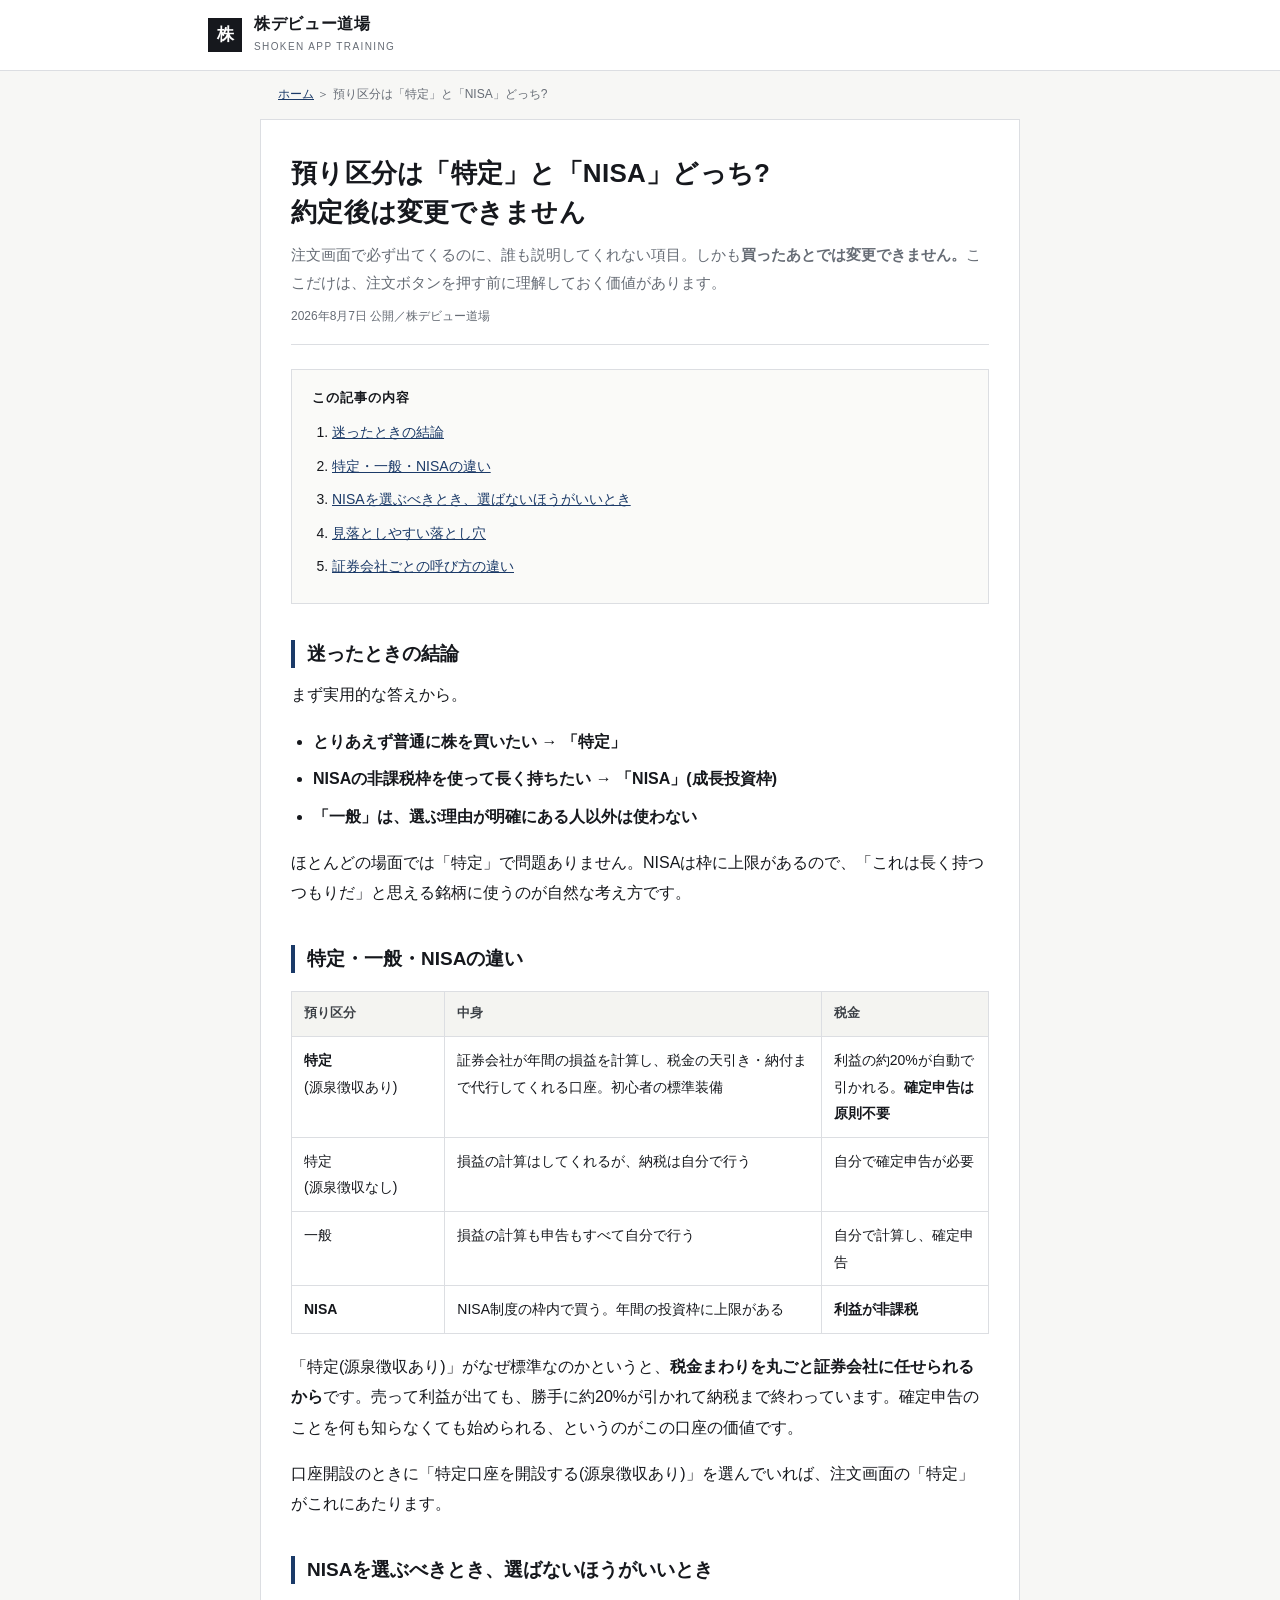
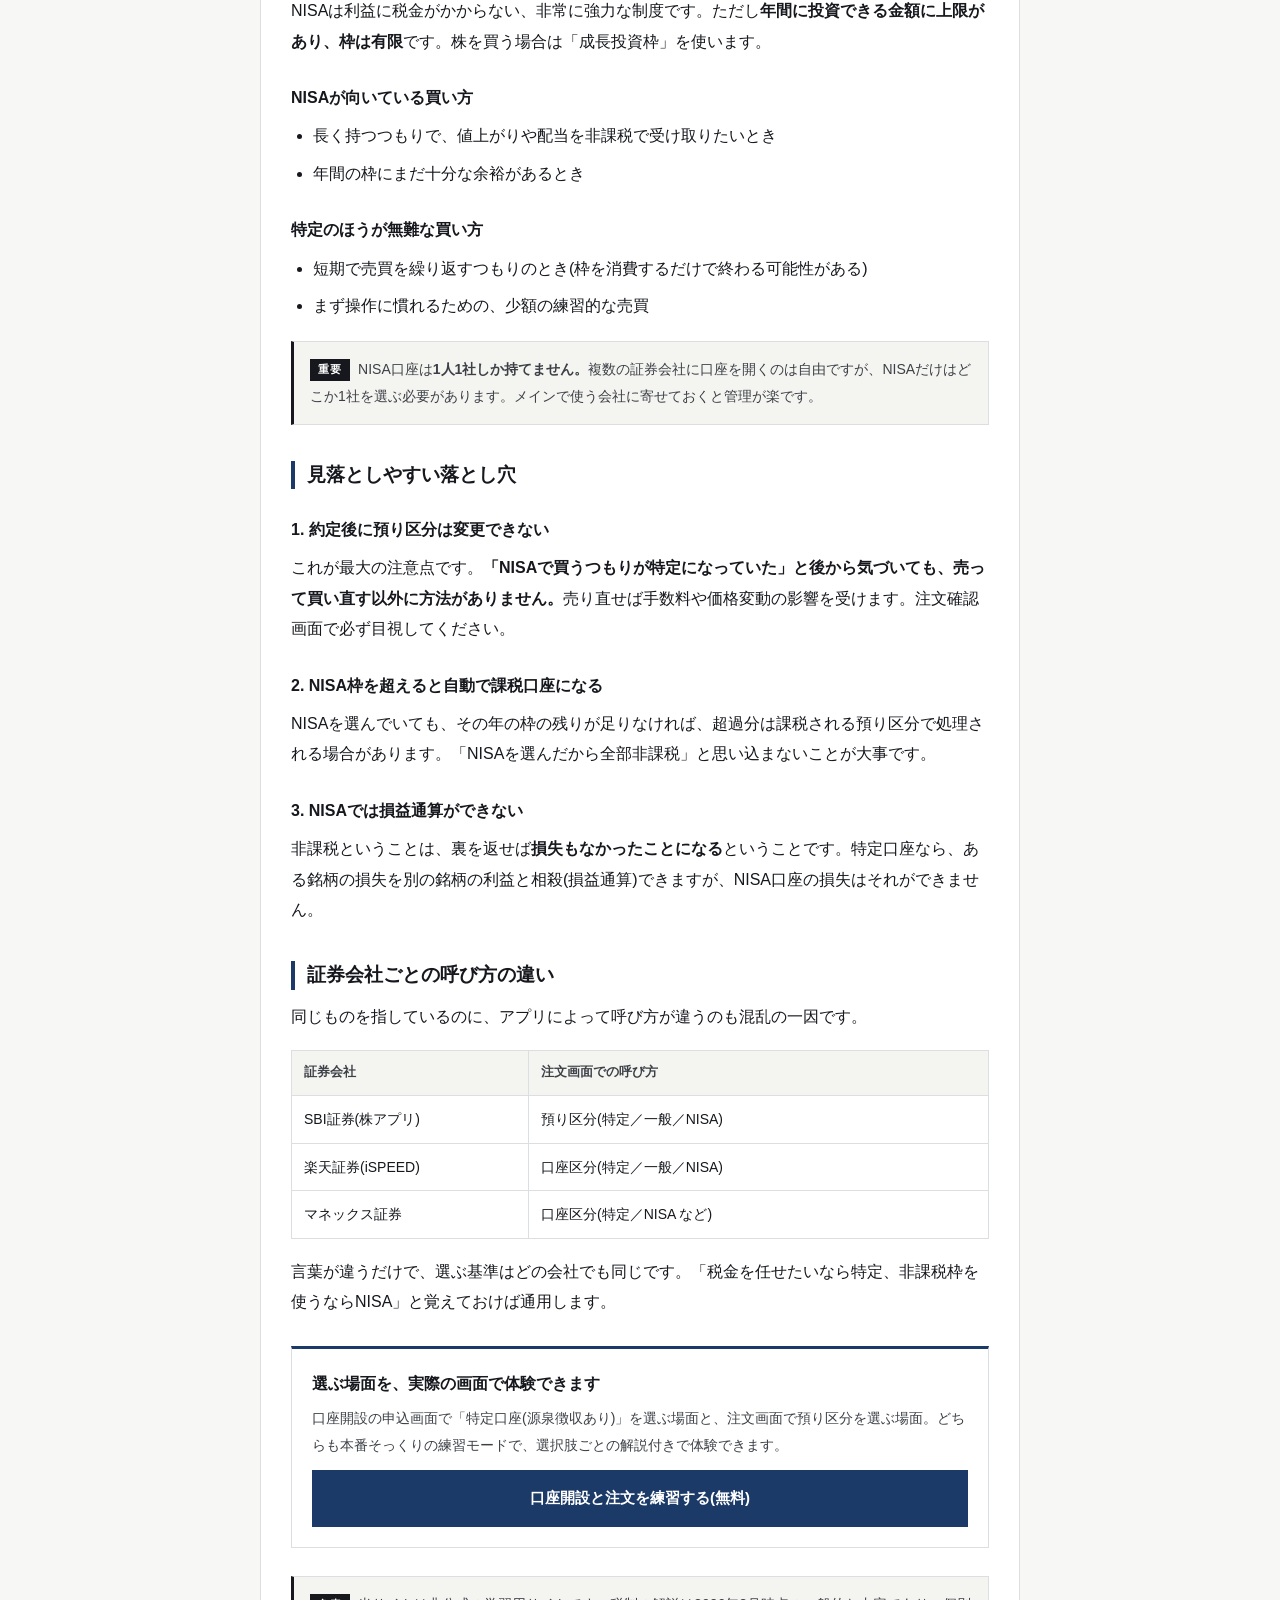
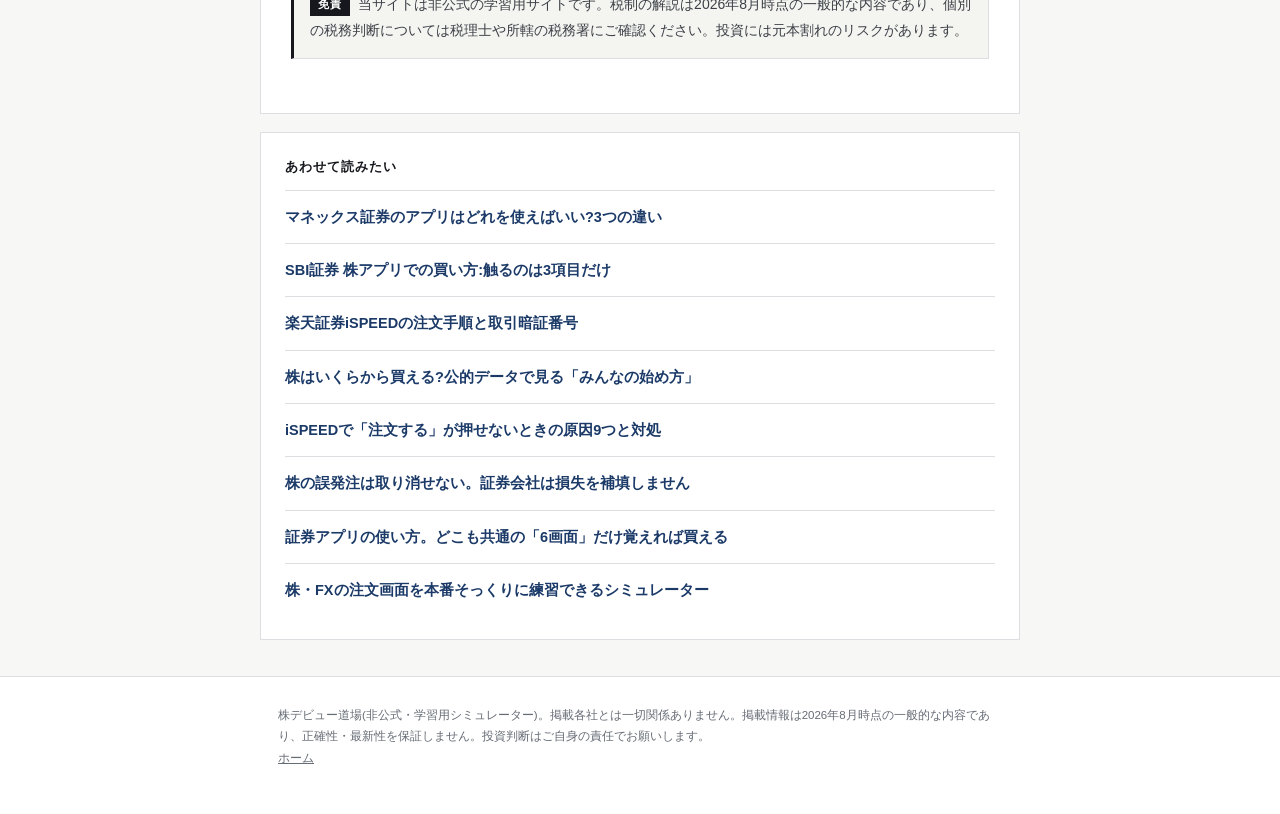
<file: azukari-kubun/index.html>
<!DOCTYPE html>
<html lang="ja">
<head>
<meta charset="UTF-8">
<meta name="viewport" content="width=device-width, initial-scale=1.0">
<title>預り区分は「特定」と「NISA」どっち?約定後は変更できません｜株デビュー道場</title>
<meta name="description" content="注文画面で必ず出てくる「預り区分(口座区分)」。特定・一般・NISAの違いと、どれを選ぶべきかを判断できるように整理しました。約定後の変更はできず、NISA枠を超えると自動で課税口座になるなど、押さえておくべき注意点も解説します。">
<link rel="canonical" href="https://kabudebut.com/azukari-kubun/">
<meta name="theme-color" content="#16181d">
<link rel="icon" type="image/svg+xml" href="/favicon.svg">
<meta property="og:type" content="article">
<meta property="og:site_name" content="株デビュー道場">
<meta property="og:title" content="預り区分は「特定」と「NISA」どっち?約定後は変更できません">
<meta property="og:description" content="特定・一般・NISAの違いと選び方。約定後は変更できないので、注文前に判断できるようにしておきましょう。">
<meta property="og:url" content="https://kabudebut.com/azukari-kubun/">
<meta property="og:image" content="https://kabudebut.com/ogp.png">
<meta property="og:locale" content="ja_JP">
<meta name="twitter:card" content="summary_large_image">
<link rel="stylesheet" href="/article.css">
<script type="application/ld+json">
{"@context":"https://schema.org","@type":"Article",
"headline":"預り区分は「特定」と「NISA」どっち?約定後は変更できません",
"description":"注文画面の預り区分(口座区分)の選び方を、特定・一般・NISAの違いから解説。",
"datePublished":"2026-08-07","dateModified":"2026-08-07",
"author":{"@type":"Organization","name":"キツネ商会"},
"publisher":{"@type":"Organization","name":"株デビュー道場"},
"mainEntityOfPage":"https://kabudebut.com/azukari-kubun/","inLanguage":"ja"}
</script>
<script type="application/ld+json">
{"@context":"https://schema.org","@type":"BreadcrumbList","itemListElement":[
{"@type":"ListItem","position":1,"name":"ホーム","item":"https://kabudebut.com/"},
{"@type":"ListItem","position":2,"name":"預り区分は「特定」と「NISA」どっち?","item":"https://kabudebut.com/azukari-kubun/"}]}
</script>
</head>
<body>

<header class="site"><div class="wrap">
  <a href="/" class="logomark">株</a>
  <a href="/" class="logotype"><b>株デビュー道場</b><span>SHOKEN APP TRAINING</span></a>
</div></header>

<nav class="crumbs"><a href="/">ホーム</a> ＞ 預り区分は「特定」と「NISA」どっち?</nav>

<article>
  <h1>預り区分は「特定」と「NISA」どっち?<br>約定後は変更できません</h1>
  <p class="lead">注文画面で必ず出てくるのに、誰も説明してくれない項目。しかも<strong>買ったあとでは変更できません。</strong>ここだけは、注文ボタンを押す前に理解しておく価値があります。</p>
  <p class="meta">2026年8月7日 公開／株デビュー道場</p>

  <div class="toc">
    <b>この記事の内容</b>
    <ol>
      <li><a href="#answer">迷ったときの結論</a></li>
      <li><a href="#three">特定・一般・NISAの違い</a></li>
      <li><a href="#nisa">NISAを選ぶべきとき、選ばないほうがいいとき</a></li>
      <li><a href="#caution">見落としやすい落とし穴</a></li>
      <li><a href="#name">証券会社ごとの呼び方の違い</a></li>
    </ol>
  </div>

  <h2 id="answer">迷ったときの結論</h2>
  <p>まず実用的な答えから。</p>
  <ul>
    <li><strong>とりあえず普通に株を買いたい → 「特定」</strong></li>
    <li><strong>NISAの非課税枠を使って長く持ちたい → 「NISA」(成長投資枠)</strong></li>
    <li><strong>「一般」は、選ぶ理由が明確にある人以外は使わない</strong></li>
  </ul>
  <p>ほとんどの場面では「特定」で問題ありません。NISAは枠に上限があるので、「これは長く持つつもりだ」と思える銘柄に使うのが自然な考え方です。</p>

  <h2 id="three">特定・一般・NISAの違い</h2>
  <div class="tblwrap">
    <table>
      <tr><th style="width:22%;">預り区分</th><th>中身</th><th style="width:24%;">税金</th></tr>
      <tr><td><strong>特定</strong><br>(源泉徴収あり)</td><td>証券会社が年間の損益を計算し、税金の天引き・納付まで代行してくれる口座。初心者の標準装備</td><td>利益の約20%が自動で引かれる。<strong>確定申告は原則不要</strong></td></tr>
      <tr><td>特定<br>(源泉徴収なし)</td><td>損益の計算はしてくれるが、納税は自分で行う</td><td>自分で確定申告が必要</td></tr>
      <tr><td>一般</td><td>損益の計算も申告もすべて自分で行う</td><td>自分で計算し、確定申告</td></tr>
      <tr><td><strong>NISA</strong></td><td>NISA制度の枠内で買う。年間の投資枠に上限がある</td><td><strong>利益が非課税</strong></td></tr>
    </table>
  </div>
  <p>「特定(源泉徴収あり)」がなぜ標準なのかというと、<strong>税金まわりを丸ごと証券会社に任せられるから</strong>です。売って利益が出ても、勝手に約20%が引かれて納税まで終わっています。確定申告のことを何も知らなくても始められる、というのがこの口座の価値です。</p>
  <p>口座開設のときに「特定口座を開設する(源泉徴収あり)」を選んでいれば、注文画面の「特定」がこれにあたります。</p>

  <h2 id="nisa">NISAを選ぶべきとき、選ばないほうがいいとき</h2>
  <p>NISAは利益に税金がかからない、非常に強力な制度です。ただし<strong>年間に投資できる金額に上限があり、枠は有限</strong>です。株を買う場合は「成長投資枠」を使います。</p>
  <h3>NISAが向いている買い方</h3>
  <ul>
    <li>長く持つつもりで、値上がりや配当を非課税で受け取りたいとき</li>
    <li>年間の枠にまだ十分な余裕があるとき</li>
  </ul>
  <h3>特定のほうが無難な買い方</h3>
  <ul>
    <li>短期で売買を繰り返すつもりのとき(枠を消費するだけで終わる可能性がある)</li>
    <li>まず操作に慣れるための、少額の練習的な売買</li>
  </ul>
  <div class="note"><span class="notetag">重要</span>NISA口座は<strong>1人1社しか持てません。</strong>複数の証券会社に口座を開くのは自由ですが、NISAだけはどこか1社を選ぶ必要があります。メインで使う会社に寄せておくと管理が楽です。</div>

  <h2 id="caution">見落としやすい落とし穴</h2>
  <h3>1. 約定後に預り区分は変更できない</h3>
  <p>これが最大の注意点です。<strong>「NISAで買うつもりが特定になっていた」と後から気づいても、売って買い直す以外に方法がありません。</strong>売り直せば手数料や価格変動の影響を受けます。注文確認画面で必ず目視してください。</p>
  <h3>2. NISA枠を超えると自動で課税口座になる</h3>
  <p>NISAを選んでいても、その年の枠の残りが足りなければ、超過分は課税される預り区分で処理される場合があります。「NISAを選んだから全部非課税」と思い込まないことが大事です。</p>
  <h3>3. NISAでは損益通算ができない</h3>
  <p>非課税ということは、裏を返せば<strong>損失もなかったことになる</strong>ということです。特定口座なら、ある銘柄の損失を別の銘柄の利益と相殺(損益通算)できますが、NISA口座の損失はそれができません。</p>

  <h2 id="name">証券会社ごとの呼び方の違い</h2>
  <p>同じものを指しているのに、アプリによって呼び方が違うのも混乱の一因です。</p>
  <div class="tblwrap">
    <table>
      <tr><th style="width:34%;">証券会社</th><th>注文画面での呼び方</th></tr>
      <tr><td>SBI証券(株アプリ)</td><td>預り区分(特定／一般／NISA)</td></tr>
      <tr><td>楽天証券(iSPEED)</td><td>口座区分(特定／一般／NISA)</td></tr>
      <tr><td>マネックス証券</td><td>口座区分(特定／NISA など)</td></tr>
    </table>
  </div>
  <p>言葉が違うだけで、選ぶ基準はどの会社でも同じです。「税金を任せたいなら特定、非課税枠を使うならNISA」と覚えておけば通用します。</p>

  <div class="cta">
    <b>選ぶ場面を、実際の画面で体験できます</b>
    <p>口座開設の申込画面で「特定口座(源泉徴収あり)」を選ぶ場面と、注文画面で預り区分を選ぶ場面。どちらも本番そっくりの練習モードで、選択肢ごとの解説付きで体験できます。</p>
    <a class="btn" href="/#kaisetsu">口座開設と注文を練習する(無料)</a>
  </div>

  <div class="note"><span class="notetag">免責</span>当サイトは非公式の学習用サイトです。税制の解説は2026年8月時点の一般的な内容であり、個別の税務判断については税理士や所轄の税務署にご確認ください。投資には元本割れのリスクがあります。</div>
</article>

<div class="related">
  <b>あわせて読みたい</b>
  <ul>
    <li><a href="/monex-app/">マネックス証券のアプリはどれを使えばいい?3つの違い</a></li>
    <li><a href="/sbi-kabu-app/">SBI証券 株アプリでの買い方:触るのは3項目だけ</a></li>
    <li><a href="/ispeed-order/">楽天証券iSPEEDの注文手順と取引暗証番号</a></li>
    <li><a href="/ikura-kara/">株はいくらから買える?公的データで見る「みんなの始め方」</a></li>
    <li><a href="/ispeed-osenai/">iSPEEDで「注文する」が押せないときの原因9つと対処</a></li>
    <li><a href="/gohachu/">株の誤発注は取り消せない。証券会社は損失を補填しません</a></li>
    <li><a href="/shoken-app-tsukaikata/">証券アプリの使い方。どこも共通の「6画面」だけ覚えれば買える</a></li>
    <li><a href="/">株・FXの注文画面を本番そっくりに練習できるシミュレーター</a></li>
  </ul>
</div>

<footer><div class="wrap">
  株デビュー道場(非公式・学習用シミュレーター)。掲載各社とは一切関係ありません。掲載情報は2026年8月時点の一般的な内容であり、正確性・最新性を保証しません。投資判断はご自身の責任でお願いします。<br>
  <a href="/">ホーム</a>
</div></footer>

</body>
</html>
</file>
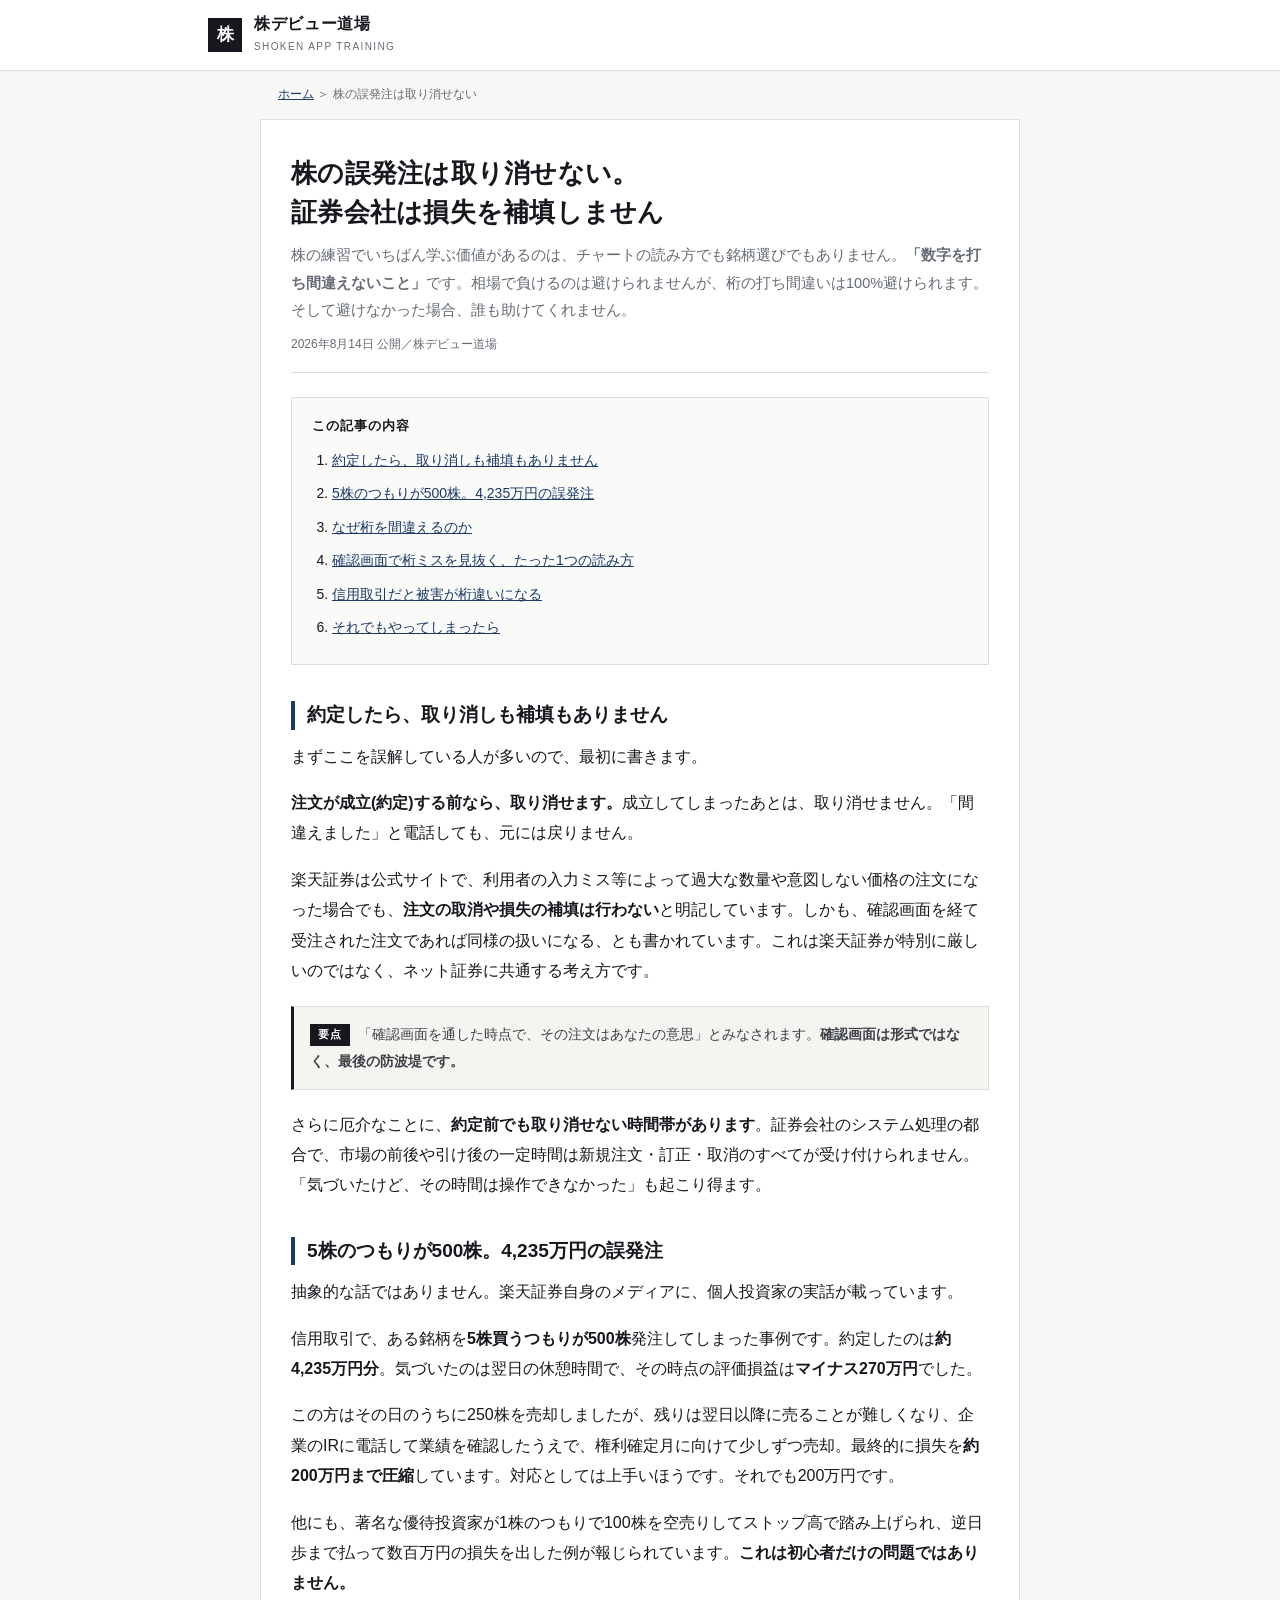
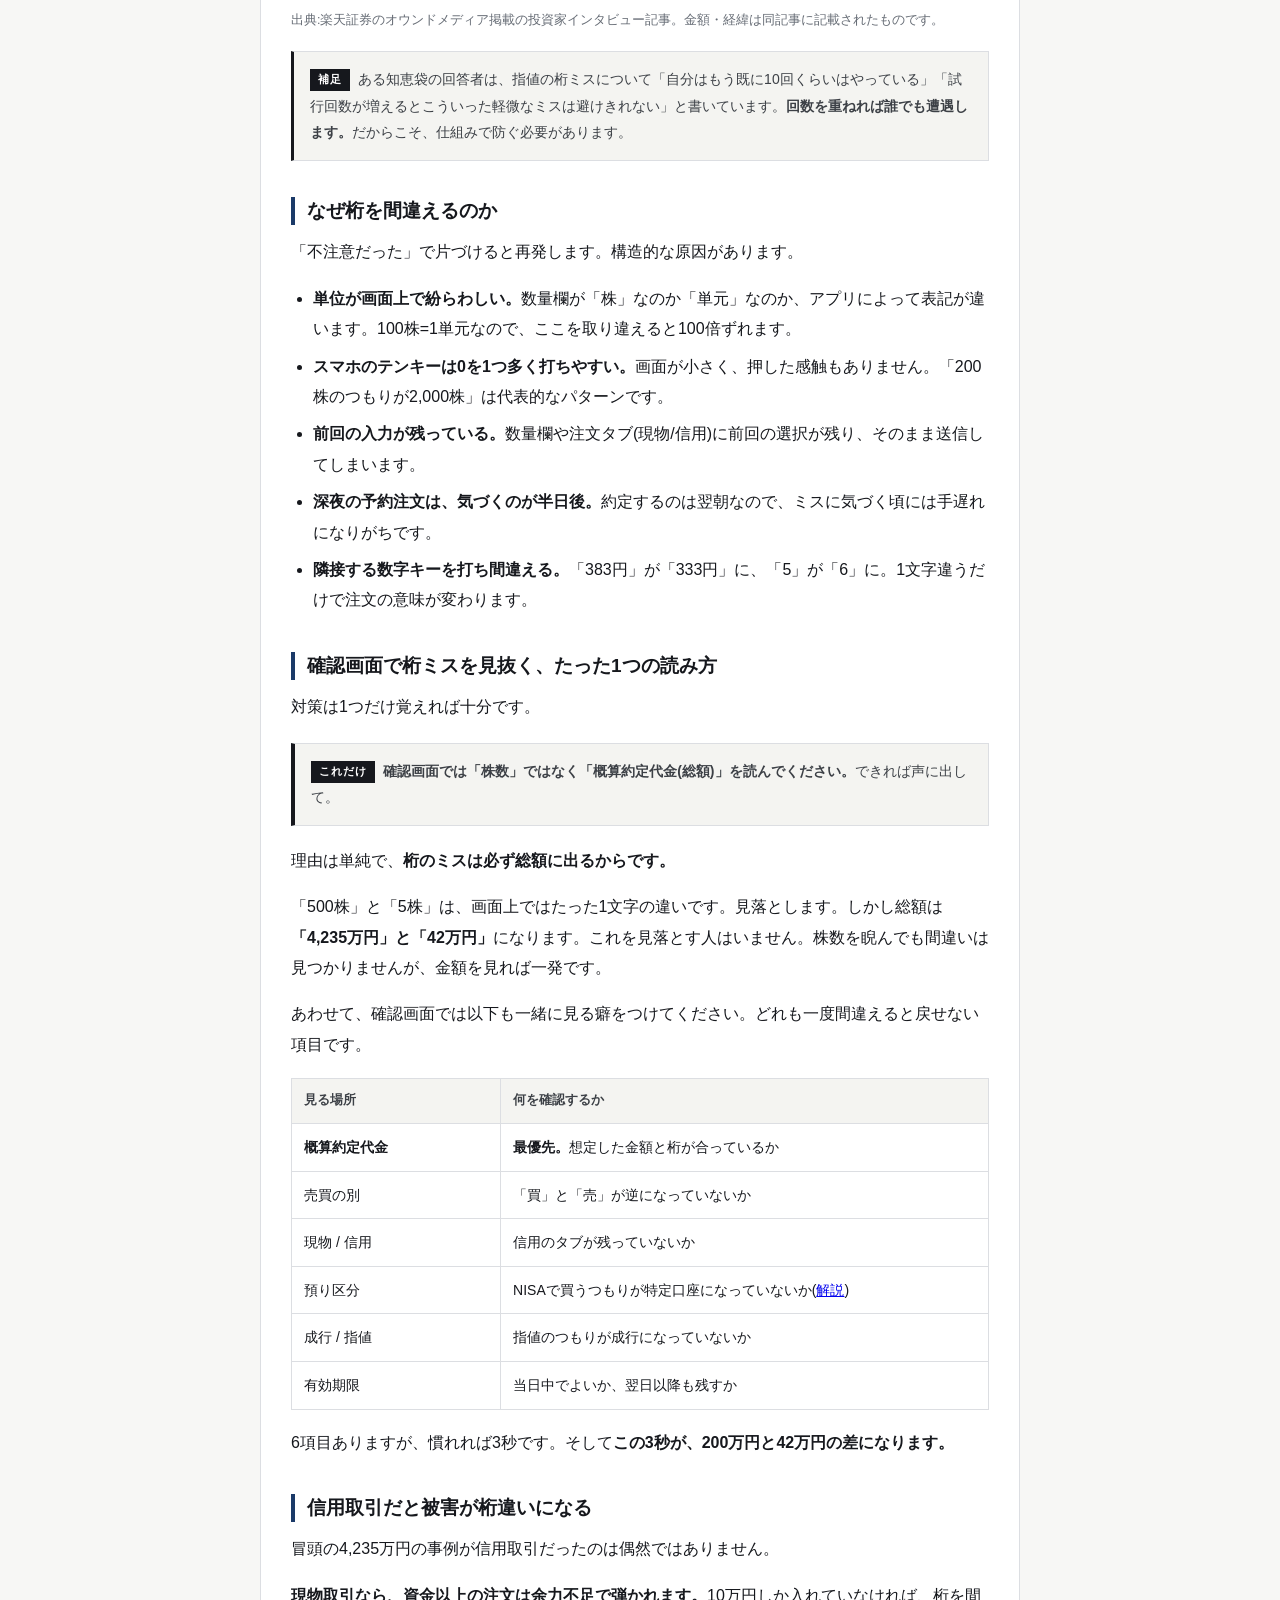
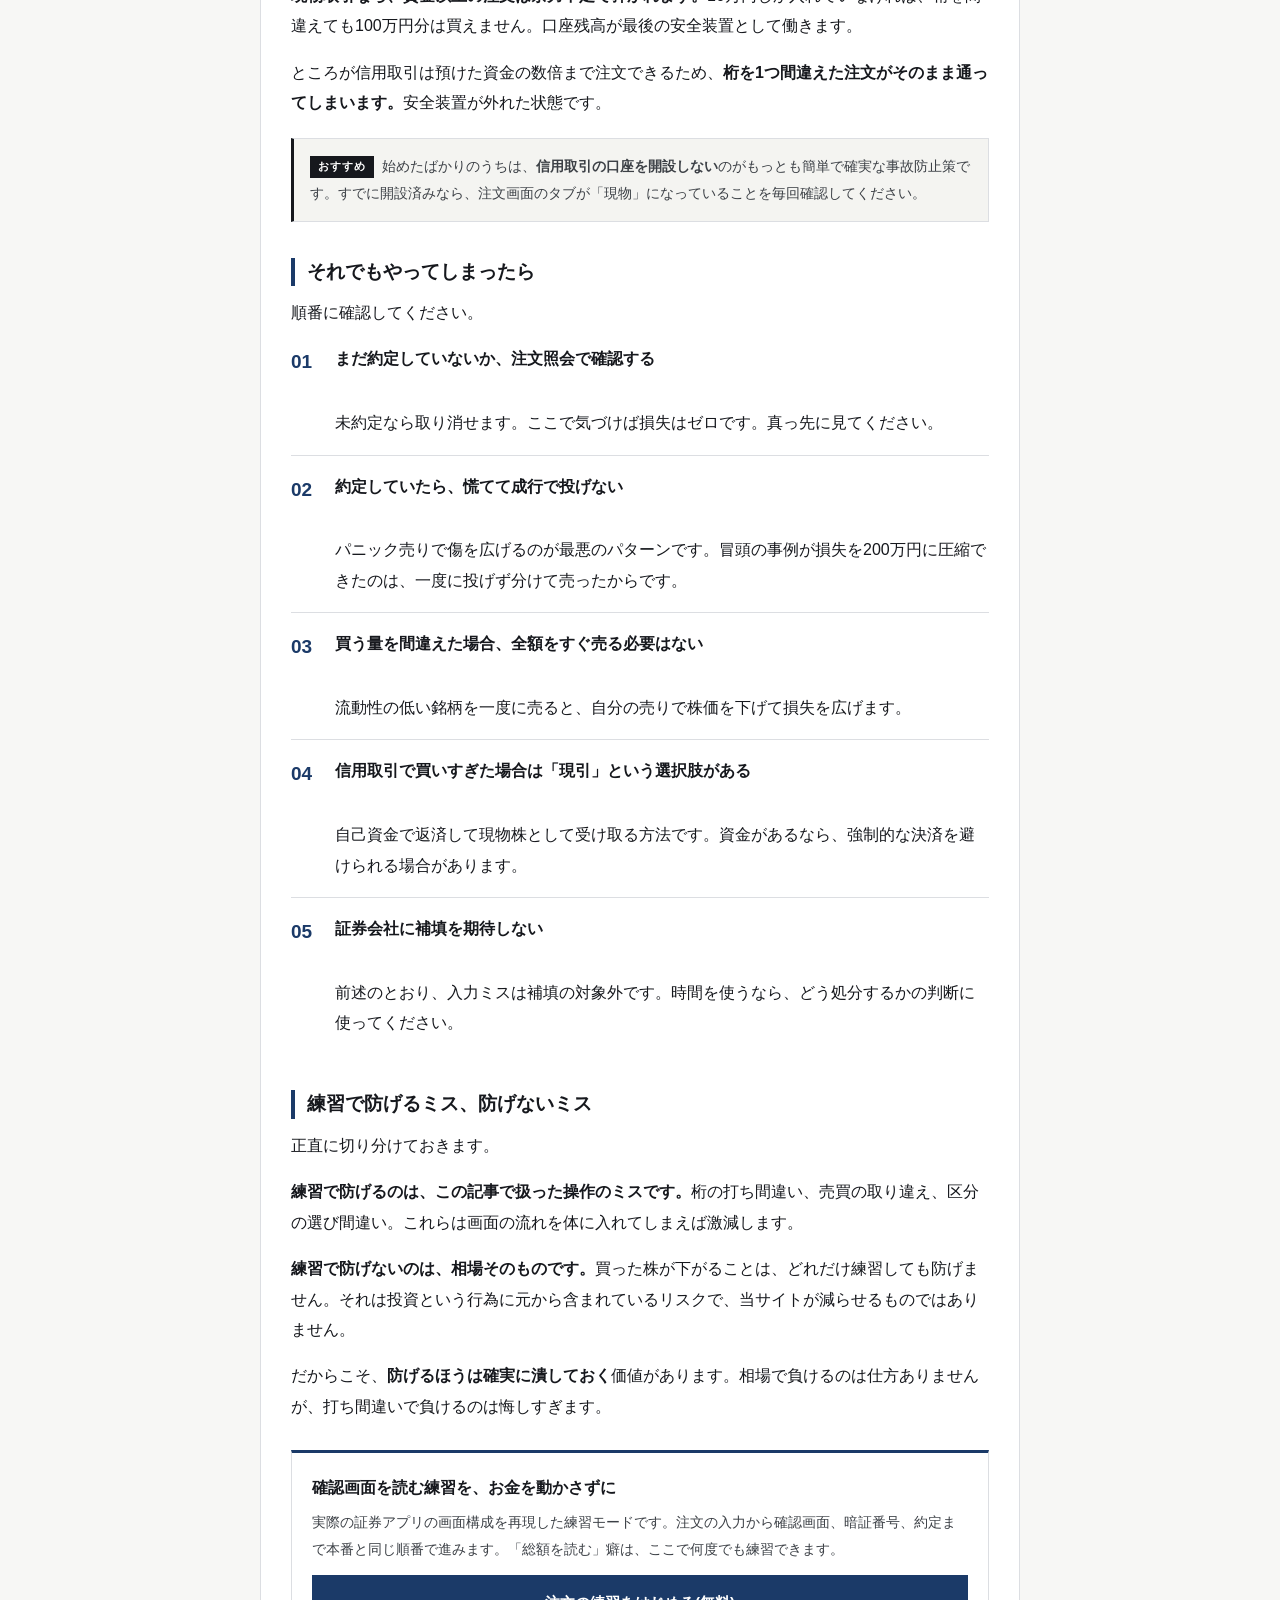
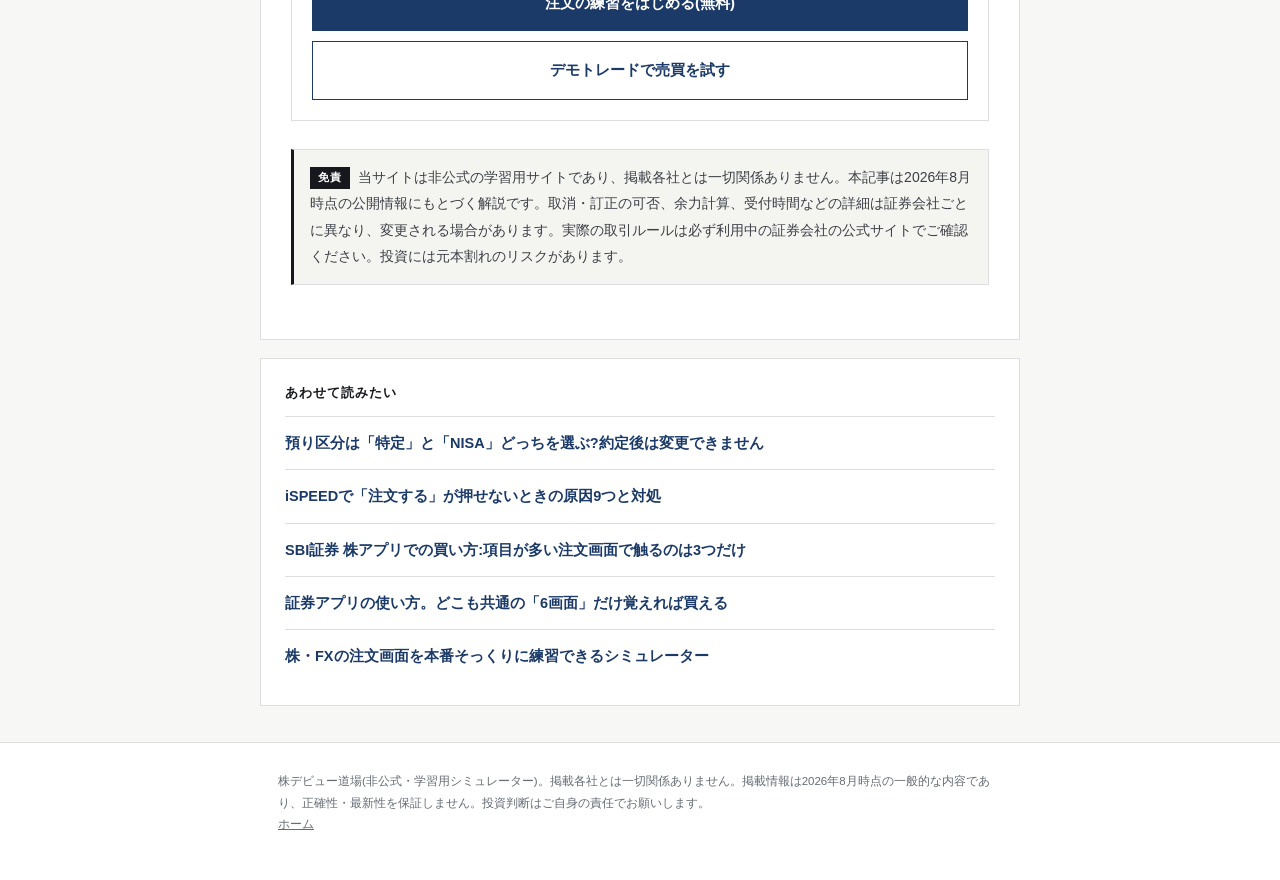
<file: gohachu/index.html>
<!DOCTYPE html>
<html lang="ja">
<head>
<meta charset="UTF-8">
<meta name="viewport" content="width=device-width, initial-scale=1.0">
<title>株の誤発注は取り消せない。証券会社は損失を補填しません｜株デビュー道場</title>
<meta name="description" content="株数を1桁間違えて発注しても、約定してしまえば取り消せません。ネット証券は「入力ミスによる注文の取消や損失の補填は行わない」と明記しています。5株のつもりが500株で4,235万円分を発注した実例と、確認画面で桁ミスを100%見抜く方法を解説します。">
<link rel="canonical" href="https://kabudebut.com/gohachu/">
<meta name="theme-color" content="#16181d">
<link rel="icon" type="image/svg+xml" href="/favicon.svg">
<meta property="og:type" content="article">
<meta property="og:site_name" content="株デビュー道場">
<meta property="og:title" content="株の誤発注は取り消せない。証券会社は損失を補填しません">
<meta property="og:description" content="5株のつもりが500株、4,235万円分の誤発注。約定したら戻せません。確認画面で桁ミスを見抜く、たった1つの読み方。">
<meta property="og:url" content="https://kabudebut.com/gohachu/">
<meta property="og:image" content="https://kabudebut.com/ogp.png">
<meta property="og:locale" content="ja_JP">
<meta name="twitter:card" content="summary_large_image">
<link rel="stylesheet" href="/article.css">
<script type="application/ld+json">
{"@context":"https://schema.org","@type":"Article",
"headline":"株の誤発注は取り消せない。証券会社は損失を補填しません",
"description":"株の誤発注が取り消せない理由と、確認画面で桁ミスを防ぐ具体的な方法を解説。",
"datePublished":"2026-08-14","dateModified":"2026-08-14",
"author":{"@type":"Organization","name":"キツネ商会"},
"publisher":{"@type":"Organization","name":"株デビュー道場"},
"mainEntityOfPage":"https://kabudebut.com/gohachu/","inLanguage":"ja"}
</script>
<script type="application/ld+json">
{"@context":"https://schema.org","@type":"BreadcrumbList","itemListElement":[
{"@type":"ListItem","position":1,"name":"ホーム","item":"https://kabudebut.com/"},
{"@type":"ListItem","position":2,"name":"株の誤発注は取り消せない","item":"https://kabudebut.com/gohachu/"}]}
</script>
</head>
<body>

<header class="site"><div class="wrap">
  <a href="/" class="logomark">株</a>
  <a href="/" class="logotype"><b>株デビュー道場</b><span>SHOKEN APP TRAINING</span></a>
</div></header>

<nav class="crumbs"><a href="/">ホーム</a> ＞ 株の誤発注は取り消せない</nav>

<article>
  <h1>株の誤発注は取り消せない。<br>証券会社は損失を補填しません</h1>
  <p class="lead">株の練習でいちばん学ぶ価値があるのは、チャートの読み方でも銘柄選びでもありません。<strong>「数字を打ち間違えないこと」</strong>です。相場で負けるのは避けられませんが、桁の打ち間違いは100%避けられます。そして避けなかった場合、誰も助けてくれません。</p>
  <p class="meta">2026年8月14日 公開／株デビュー道場</p>

  <div class="toc">
    <b>この記事の内容</b>
    <ol>
      <li><a href="#nashi">約定したら、取り消しも補填もありません</a></li>
      <li><a href="#jirei">5株のつもりが500株。4,235万円の誤発注</a></li>
      <li><a href="#why">なぜ桁を間違えるのか</a></li>
      <li><a href="#bougyo">確認画面で桁ミスを見抜く、たった1つの読み方</a></li>
      <li><a href="#shinyo">信用取引だと被害が桁違いになる</a></li>
      <li><a href="#yattara">それでもやってしまったら</a></li>
    </ol>
  </div>

  <h2 id="nashi">約定したら、取り消しも補填もありません</h2>
  <p>まずここを誤解している人が多いので、最初に書きます。</p>
  <p><strong>注文が成立(約定)する前なら、取り消せます。</strong>成立してしまったあとは、取り消せません。「間違えました」と電話しても、元には戻りません。</p>
  <p>楽天証券は公式サイトで、利用者の入力ミス等によって過大な数量や意図しない価格の注文になった場合でも、<strong>注文の取消や損失の補填は行わない</strong>と明記しています。しかも、確認画面を経て受注された注文であれば同様の扱いになる、とも書かれています。これは楽天証券が特別に厳しいのではなく、ネット証券に共通する考え方です。</p>
  <div class="note"><span class="notetag">要点</span>「確認画面を通した時点で、その注文はあなたの意思」とみなされます。<strong>確認画面は形式ではなく、最後の防波堤です。</strong></div>
  <p>さらに厄介なことに、<strong>約定前でも取り消せない時間帯があります</strong>。証券会社のシステム処理の都合で、市場の前後や引け後の一定時間は新規注文・訂正・取消のすべてが受け付けられません。「気づいたけど、その時間は操作できなかった」も起こり得ます。</p>

  <h2 id="jirei">5株のつもりが500株。4,235万円の誤発注</h2>
  <p>抽象的な話ではありません。楽天証券自身のメディアに、個人投資家の実話が載っています。</p>
  <p>信用取引で、ある銘柄を<strong>5株買うつもりが500株</strong>発注してしまった事例です。約定したのは<strong>約4,235万円分</strong>。気づいたのは翌日の休憩時間で、その時点の評価損益は<strong>マイナス270万円</strong>でした。</p>
  <p>この方はその日のうちに250株を売却しましたが、残りは翌日以降に売ることが難しくなり、企業のIRに電話して業績を確認したうえで、権利確定月に向けて少しずつ売却。最終的に損失を<strong>約200万円まで圧縮</strong>しています。対応としては上手いほうです。それでも200万円です。</p>
  <p>他にも、著名な優待投資家が1株のつもりで100株を空売りしてストップ高で踏み上げられ、逆日歩まで払って数百万円の損失を出した例が報じられています。<strong>これは初心者だけの問題ではありません。</strong></p>
  <p class="src">出典:楽天証券のオウンドメディア掲載の投資家インタビュー記事。金額・経緯は同記事に記載されたものです。</p>

  <div class="note"><span class="notetag">補足</span>ある知恵袋の回答者は、指値の桁ミスについて「自分はもう既に10回くらいはやっている」「試行回数が増えるとこういった軽微なミスは避けきれない」と書いています。<strong>回数を重ねれば誰でも遭遇します。</strong>だからこそ、仕組みで防ぐ必要があります。</div>

  <h2 id="why">なぜ桁を間違えるのか</h2>
  <p>「不注意だった」で片づけると再発します。構造的な原因があります。</p>
  <ul>
    <li><strong>単位が画面上で紛らわしい。</strong>数量欄が「株」なのか「単元」なのか、アプリによって表記が違います。100株=1単元なので、ここを取り違えると100倍ずれます。</li>
    <li><strong>スマホのテンキーは0を1つ多く打ちやすい。</strong>画面が小さく、押した感触もありません。「200株のつもりが2,000株」は代表的なパターンです。</li>
    <li><strong>前回の入力が残っている。</strong>数量欄や注文タブ(現物/信用)に前回の選択が残り、そのまま送信してしまいます。</li>
    <li><strong>深夜の予約注文は、気づくのが半日後。</strong>約定するのは翌朝なので、ミスに気づく頃には手遅れになりがちです。</li>
    <li><strong>隣接する数字キーを打ち間違える。</strong>「383円」が「333円」に、「5」が「6」に。1文字違うだけで注文の意味が変わります。</li>
  </ul>

  <h2 id="bougyo">確認画面で桁ミスを見抜く、たった1つの読み方</h2>
  <p>対策は1つだけ覚えれば十分です。</p>
  <div class="note" style="border-left-width:4px;"><span class="notetag">これだけ</span><strong>確認画面では「株数」ではなく「概算約定代金(総額)」を読んでください。</strong>できれば声に出して。</div>
  <p>理由は単純で、<strong>桁のミスは必ず総額に出るからです。</strong></p>
  <p>「500株」と「5株」は、画面上ではたった1文字の違いです。見落とします。しかし総額は<strong>「4,235万円」と「42万円」</strong>になります。これを見落とす人はいません。株数を睨んでも間違いは見つかりませんが、金額を見れば一発です。</p>
  <p>あわせて、確認画面では以下も一緒に見る癖をつけてください。どれも一度間違えると戻せない項目です。</p>
  <div class="tblwrap">
    <table>
      <tr><th style="width:30%;">見る場所</th><th>何を確認するか</th></tr>
      <tr><td><strong>概算約定代金</strong></td><td><strong>最優先。</strong>想定した金額と桁が合っているか</td></tr>
      <tr><td>売買の別</td><td>「買」と「売」が逆になっていないか</td></tr>
      <tr><td>現物 / 信用</td><td>信用のタブが残っていないか</td></tr>
      <tr><td>預り区分</td><td>NISAで買うつもりが特定口座になっていないか(<a href="/azukari-kubun/">解説</a>)</td></tr>
      <tr><td>成行 / 指値</td><td>指値のつもりが成行になっていないか</td></tr>
      <tr><td>有効期限</td><td>当日中でよいか、翌日以降も残すか</td></tr>
    </table>
  </div>
  <p>6項目ありますが、慣れれば3秒です。そして<strong>この3秒が、200万円と42万円の差になります。</strong></p>

  <h2 id="shinyo">信用取引だと被害が桁違いになる</h2>
  <p>冒頭の4,235万円の事例が信用取引だったのは偶然ではありません。</p>
  <p><strong>現物取引なら、資金以上の注文は余力不足で弾かれます。</strong>10万円しか入れていなければ、桁を間違えても100万円分は買えません。口座残高が最後の安全装置として働きます。</p>
  <p>ところが信用取引は預けた資金の数倍まで注文できるため、<strong>桁を1つ間違えた注文がそのまま通ってしまいます。</strong>安全装置が外れた状態です。</p>
  <div class="note"><span class="notetag">おすすめ</span>始めたばかりのうちは、<strong>信用取引の口座を開設しない</strong>のがもっとも簡単で確実な事故防止策です。すでに開設済みなら、注文画面のタブが「現物」になっていることを毎回確認してください。</div>

  <h2 id="yattara">それでもやってしまったら</h2>
  <p>順番に確認してください。</p>
  <ul class="steps">
    <li><b>まだ約定していないか、注文照会で確認する</b><br>未約定なら取り消せます。ここで気づけば損失はゼロです。真っ先に見てください。</li>
    <li><b>約定していたら、慌てて成行で投げない</b><br>パニック売りで傷を広げるのが最悪のパターンです。冒頭の事例が損失を200万円に圧縮できたのは、一度に投げず分けて売ったからです。</li>
    <li><b>買う量を間違えた場合、全額をすぐ売る必要はない</b><br>流動性の低い銘柄を一度に売ると、自分の売りで株価を下げて損失を広げます。</li>
    <li><b>信用取引で買いすぎた場合は「現引」という選択肢がある</b><br>自己資金で返済して現物株として受け取る方法です。資金があるなら、強制的な決済を避けられる場合があります。</li>
    <li><b>証券会社に補填を期待しない</b><br>前述のとおり、入力ミスは補填の対象外です。時間を使うなら、どう処分するかの判断に使ってください。</li>
  </ul>

  <h2>練習で防げるミス、防げないミス</h2>
  <p>正直に切り分けておきます。</p>
  <p><strong>練習で防げるのは、この記事で扱った操作のミスです。</strong>桁の打ち間違い、売買の取り違え、区分の選び間違い。これらは画面の流れを体に入れてしまえば激減します。</p>
  <p><strong>練習で防げないのは、相場そのものです。</strong>買った株が下がることは、どれだけ練習しても防げません。それは投資という行為に元から含まれているリスクで、当サイトが減らせるものではありません。</p>
  <p>だからこそ、<strong>防げるほうは確実に潰しておく</strong>価値があります。相場で負けるのは仕方ありませんが、打ち間違いで負けるのは悔しすぎます。</p>

  <div class="cta">
    <b>確認画面を読む練習を、お金を動かさずに</b>
    <p>実際の証券アプリの画面構成を再現した練習モードです。注文の入力から確認画面、暗証番号、約定まで本番と同じ順番で進みます。「総額を読む」癖は、ここで何度でも練習できます。</p>
    <a class="btn" href="/#order">注文の練習をはじめる(無料)</a>
    <a class="btn sub" href="/#demo">デモトレードで売買を試す</a>
  </div>

  <div class="note"><span class="notetag">免責</span>当サイトは非公式の学習用サイトであり、掲載各社とは一切関係ありません。本記事は2026年8月時点の公開情報にもとづく解説です。取消・訂正の可否、余力計算、受付時間などの詳細は証券会社ごとに異なり、変更される場合があります。実際の取引ルールは必ず利用中の証券会社の公式サイトでご確認ください。投資には元本割れのリスクがあります。</div>
</article>

<div class="related">
  <b>あわせて読みたい</b>
  <ul>
    <li><a href="/azukari-kubun/">預り区分は「特定」と「NISA」どっちを選ぶ?約定後は変更できません</a></li>
    <li><a href="/ispeed-osenai/">iSPEEDで「注文する」が押せないときの原因9つと対処</a></li>
    <li><a href="/sbi-kabu-app/">SBI証券 株アプリでの買い方:項目が多い注文画面で触るのは3つだけ</a></li>
    <li><a href="/shoken-app-tsukaikata/">証券アプリの使い方。どこも共通の「6画面」だけ覚えれば買える</a></li>
    <li><a href="/">株・FXの注文画面を本番そっくりに練習できるシミュレーター</a></li>
  </ul>
</div>

<footer><div class="wrap">
  株デビュー道場(非公式・学習用シミュレーター)。掲載各社とは一切関係ありません。掲載情報は2026年8月時点の一般的な内容であり、正確性・最新性を保証しません。投資判断はご自身の責任でお願いします。<br>
  <a href="/">ホーム</a>
</div></footer>

</body>
</html>
</file>
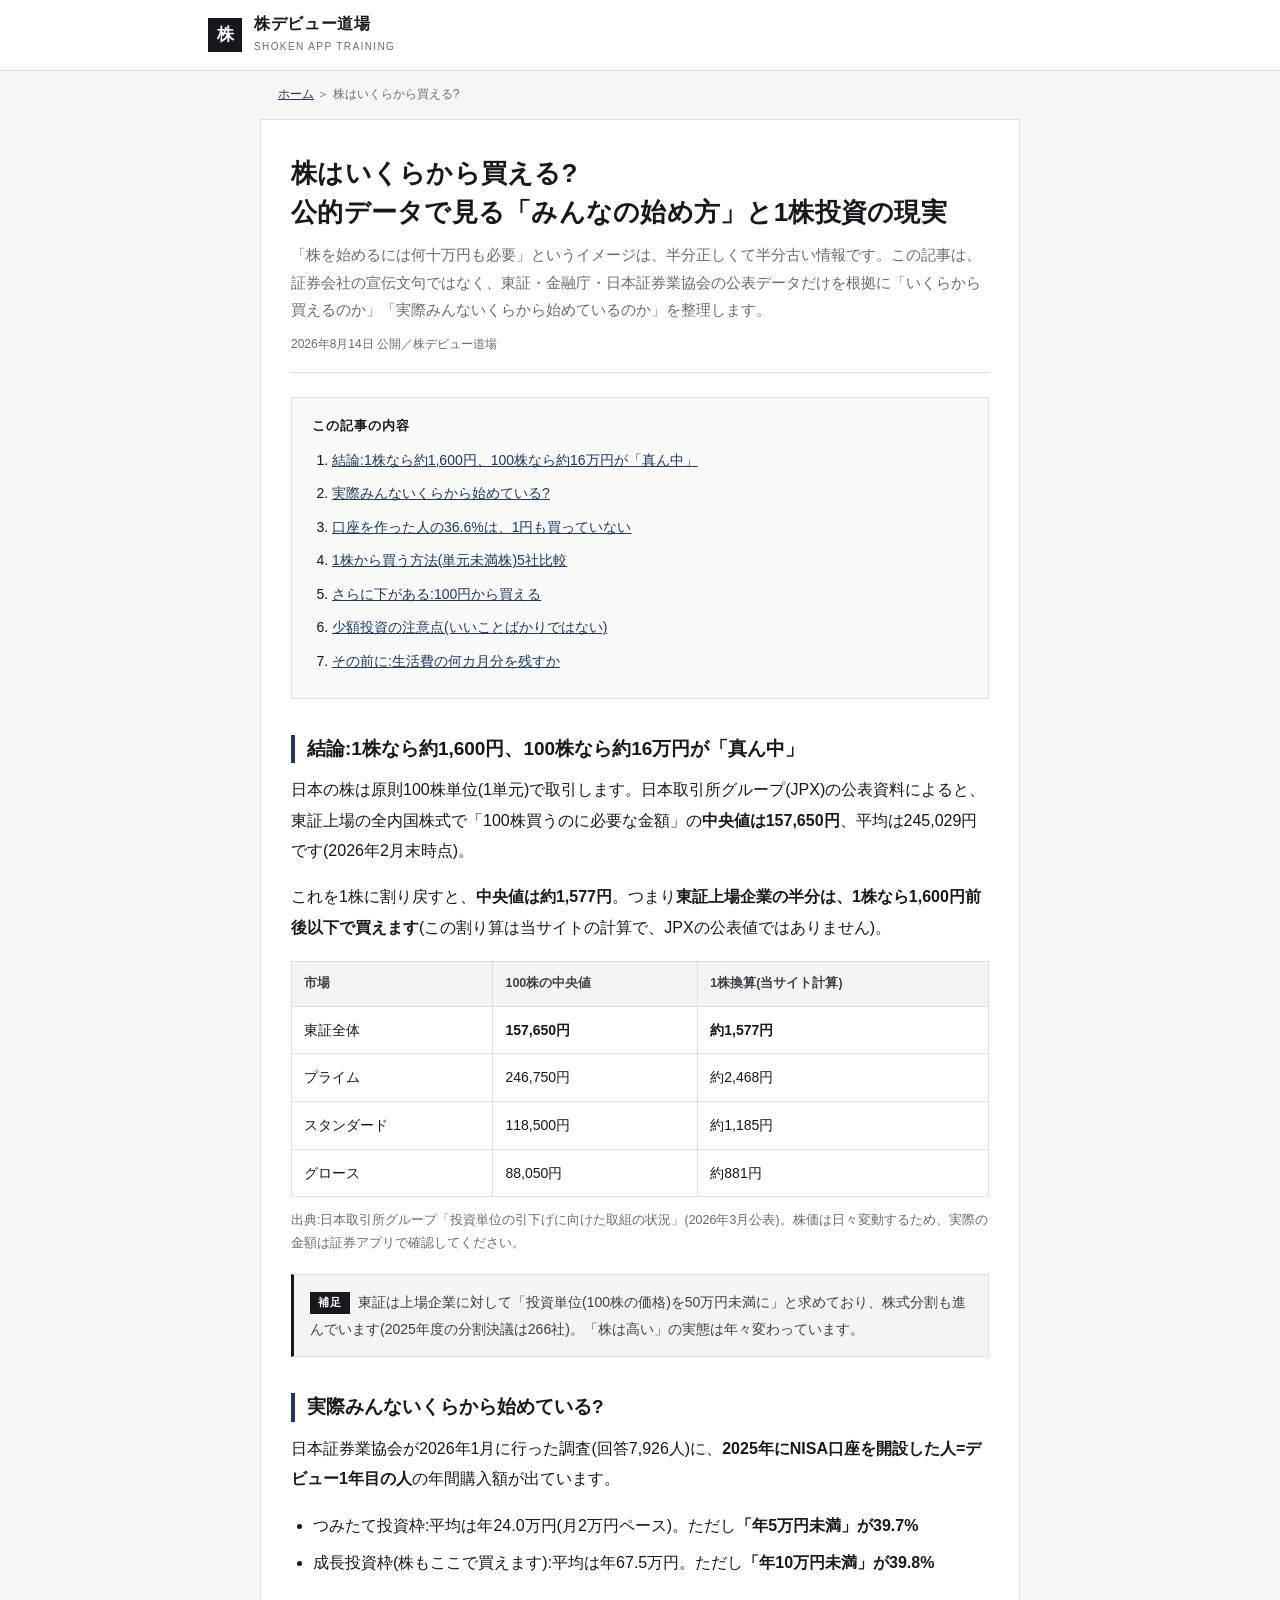
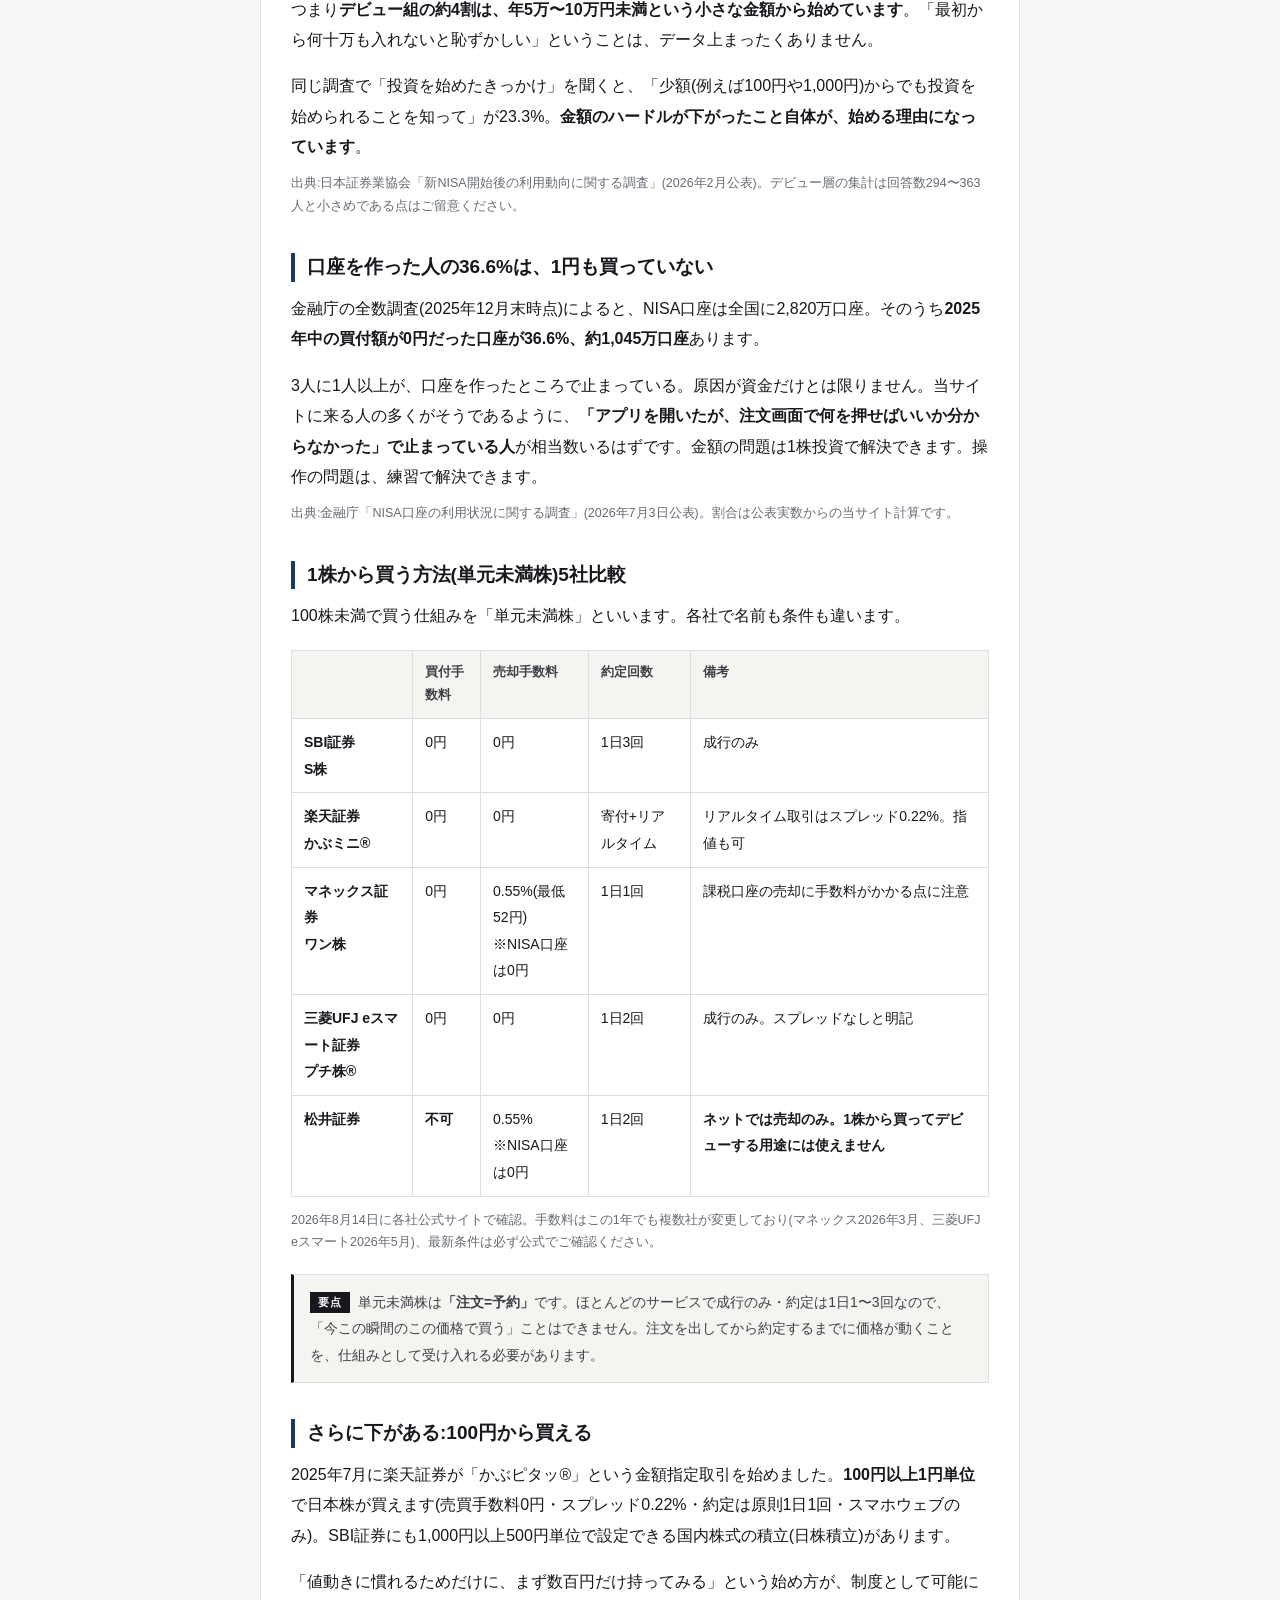
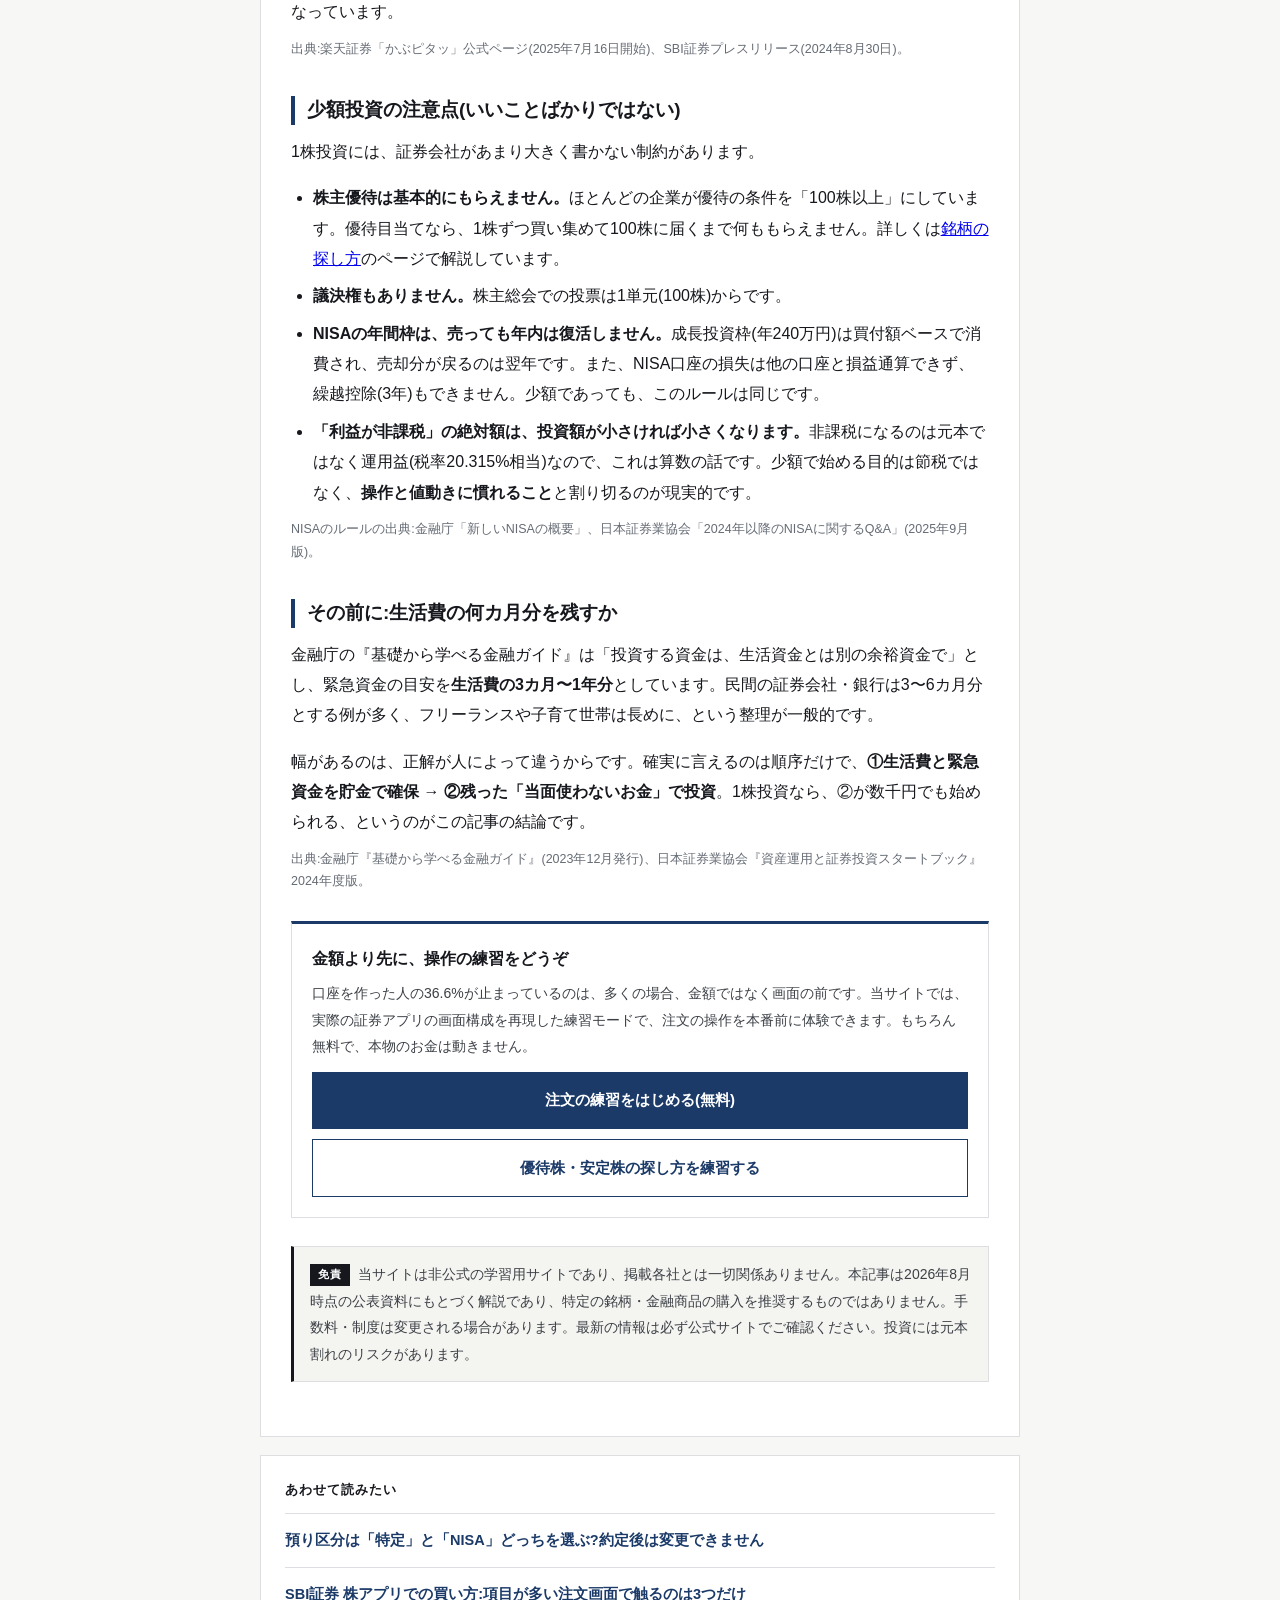
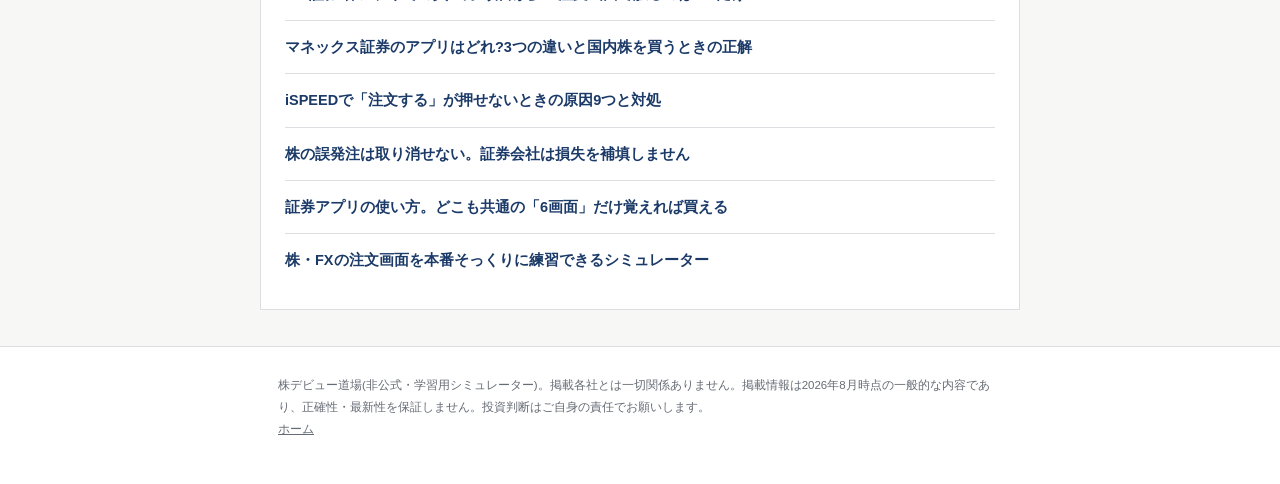
<file: ikura-kara/index.html>
<!DOCTYPE html>
<html lang="ja">
<head>
<meta charset="UTF-8">
<meta name="viewport" content="width=device-width, initial-scale=1.0">
<title>株はいくらから買える?公的データで見る「みんなの始め方」と1株投資の現実｜株デビュー道場</title>
<meta name="description" content="東証上場企業の半分は1株1,600円前後から買えます(JPXデータより計算)。デビュー1年目の約4割は年5万円未満から。単元未満株5社の手数料比較、100円から買える新サービス、少額投資の落とし穴まで、金融庁・日証協・東証の一次データだけで整理しました。">
<link rel="canonical" href="https://kabudebut.com/ikura-kara/">
<meta name="theme-color" content="#16181d">
<link rel="icon" type="image/svg+xml" href="/favicon.svg">
<meta property="og:type" content="article">
<meta property="og:site_name" content="株デビュー道場">
<meta property="og:title" content="株はいくらから買える?公的データで見る「みんなの始め方」">
<meta property="og:description" content="東証の半分は1株1,600円前後から。デビュー組の4割は年5万円未満から。全部、一次データつきで。">
<meta property="og:url" content="https://kabudebut.com/ikura-kara/">
<meta property="og:image" content="https://kabudebut.com/ogp.png">
<meta property="og:locale" content="ja_JP">
<meta name="twitter:card" content="summary_large_image">
<link rel="stylesheet" href="/article.css">
<script type="application/ld+json">
{"@context":"https://schema.org","@type":"Article",
"headline":"株はいくらから買える?公的データで見る「みんなの始め方」と1株投資の現実",
"description":"JPX・金融庁・日証協の一次データにもとづき、株を始める金額の実態と単元未満株の仕組みを解説。",
"datePublished":"2026-08-14","dateModified":"2026-08-14",
"author":{"@type":"Organization","name":"キツネ商会"},
"publisher":{"@type":"Organization","name":"株デビュー道場"},
"mainEntityOfPage":"https://kabudebut.com/ikura-kara/","inLanguage":"ja"}
</script>
<script type="application/ld+json">
{"@context":"https://schema.org","@type":"BreadcrumbList","itemListElement":[
{"@type":"ListItem","position":1,"name":"ホーム","item":"https://kabudebut.com/"},
{"@type":"ListItem","position":2,"name":"株はいくらから買える?","item":"https://kabudebut.com/ikura-kara/"}]}
</script>
</head>
<body>

<header class="site"><div class="wrap">
  <a href="/" class="logomark">株</a>
  <a href="/" class="logotype"><b>株デビュー道場</b><span>SHOKEN APP TRAINING</span></a>
</div></header>

<nav class="crumbs"><a href="/">ホーム</a> ＞ 株はいくらから買える?</nav>

<article>
  <h1>株はいくらから買える?<br>公的データで見る「みんなの始め方」と1株投資の現実</h1>
  <p class="lead">「株を始めるには何十万円も必要」というイメージは、半分正しくて半分古い情報です。この記事は、証券会社の宣伝文句ではなく、東証・金融庁・日本証券業協会の公表データだけを根拠に「いくらから買えるのか」「実際みんないくらから始めているのか」を整理します。</p>
  <p class="meta">2026年8月14日 公開／株デビュー道場</p>

  <div class="toc">
    <b>この記事の内容</b>
    <ol>
      <li><a href="#answer">結論:1株なら約1,600円、100株なら約16万円が「真ん中」</a></li>
      <li><a href="#minna">実際みんないくらから始めている?</a></li>
      <li><a href="#zero">口座を作った人の36.6%は、1円も買っていない</a></li>
      <li><a href="#tangen">1株から買う方法(単元未満株)5社比較</a></li>
      <li><a href="#hyaku">さらに下がある:100円から買える</a></li>
      <li><a href="#chui">少額投資の注意点(いいことばかりではない)</a></li>
      <li><a href="#seikatu">その前に:生活費の何カ月分を残すか</a></li>
    </ol>
  </div>

  <h2 id="answer">結論:1株なら約1,600円、100株なら約16万円が「真ん中」</h2>
  <p>日本の株は原則100株単位(1単元)で取引します。日本取引所グループ(JPX)の公表資料によると、東証上場の全内国株式で「100株買うのに必要な金額」の<strong>中央値は157,650円</strong>、平均は245,029円です(2026年2月末時点)。</p>
  <p>これを1株に割り戻すと、<strong>中央値は約1,577円</strong>。つまり<strong>東証上場企業の半分は、1株なら1,600円前後以下で買えます</strong>(この割り算は当サイトの計算で、JPXの公表値ではありません)。</p>
  <div class="tblwrap">
    <table>
      <tr><th>市場</th><th>100株の中央値</th><th>1株換算(当サイト計算)</th></tr>
      <tr><td>東証全体</td><td><strong>157,650円</strong></td><td><strong>約1,577円</strong></td></tr>
      <tr><td>プライム</td><td>246,750円</td><td>約2,468円</td></tr>
      <tr><td>スタンダード</td><td>118,500円</td><td>約1,185円</td></tr>
      <tr><td>グロース</td><td>88,050円</td><td>約881円</td></tr>
    </table>
  </div>
  <p class="src">出典:日本取引所グループ「投資単位の引下げに向けた取組の状況」(2026年3月公表)。株価は日々変動するため、実際の金額は証券アプリで確認してください。</p>
  <div class="note"><span class="notetag">補足</span>東証は上場企業に対して「投資単位(100株の価格)を50万円未満に」と求めており、株式分割も進んでいます(2025年度の分割決議は266社)。「株は高い」の実態は年々変わっています。</div>

  <h2 id="minna">実際みんないくらから始めている?</h2>
  <p>日本証券業協会が2026年1月に行った調査(回答7,926人)に、<strong>2025年にNISA口座を開設した人=デビュー1年目の人</strong>の年間購入額が出ています。</p>
  <ul>
    <li>つみたて投資枠:平均は年24.0万円(月2万円ペース)。ただし<strong>「年5万円未満」が39.7%</strong></li>
    <li>成長投資枠(株もここで買えます):平均は年67.5万円。ただし<strong>「年10万円未満」が39.8%</strong></li>
  </ul>
  <p>つまり<strong>デビュー組の約4割は、年5万〜10万円未満という小さな金額から始めています</strong>。「最初から何十万も入れないと恥ずかしい」ということは、データ上まったくありません。</p>
  <p>同じ調査で「投資を始めたきっかけ」を聞くと、「少額(例えば100円や1,000円)からでも投資を始められることを知って」が23.3%。<strong>金額のハードルが下がったこと自体が、始める理由になっています</strong>。</p>
  <p class="src">出典:日本証券業協会「新NISA開始後の利用動向に関する調査」(2026年2月公表)。デビュー層の集計は回答数294〜363人と小さめである点はご留意ください。</p>

  <h2 id="zero">口座を作った人の36.6%は、1円も買っていない</h2>
  <p>金融庁の全数調査(2025年12月末時点)によると、NISA口座は全国に2,820万口座。そのうち<strong>2025年中の買付額が0円だった口座が36.6%、約1,045万口座</strong>あります。</p>
  <p>3人に1人以上が、口座を作ったところで止まっている。原因が資金だけとは限りません。当サイトに来る人の多くがそうであるように、<strong>「アプリを開いたが、注文画面で何を押せばいいか分からなかった」で止まっている人</strong>が相当数いるはずです。金額の問題は1株投資で解決できます。操作の問題は、練習で解決できます。</p>
  <p class="src">出典:金融庁「NISA口座の利用状況に関する調査」(2026年7月3日公表)。割合は公表実数からの当サイト計算です。</p>

  <h2 id="tangen">1株から買う方法(単元未満株)5社比較</h2>
  <p>100株未満で買う仕組みを「単元未満株」といいます。各社で名前も条件も違います。</p>
  <div class="tblwrap">
    <table>
      <tr><th></th><th>買付手数料</th><th>売却手数料</th><th>約定回数</th><th>備考</th></tr>
      <tr><td><strong>SBI証券<br>S株</strong></td><td>0円</td><td>0円</td><td>1日3回</td><td>成行のみ</td></tr>
      <tr><td><strong>楽天証券<br>かぶミニ®</strong></td><td>0円</td><td>0円</td><td>寄付+リアルタイム</td><td>リアルタイム取引はスプレッド0.22%。指値も可</td></tr>
      <tr><td><strong>マネックス証券<br>ワン株</strong></td><td>0円</td><td>0.55%(最低52円)<br>※NISA口座は0円</td><td>1日1回</td><td>課税口座の売却に手数料がかかる点に注意</td></tr>
      <tr><td><strong>三菱UFJ eスマート証券<br>プチ株®</strong></td><td>0円</td><td>0円</td><td>1日2回</td><td>成行のみ。スプレッドなしと明記</td></tr>
      <tr><td><strong>松井証券</strong></td><td><strong>不可</strong></td><td>0.55%<br>※NISA口座は0円</td><td>1日2回</td><td><strong>ネットでは売却のみ。1株から買ってデビューする用途には使えません</strong></td></tr>
    </table>
  </div>
  <p class="src">2026年8月14日に各社公式サイトで確認。手数料はこの1年でも複数社が変更しており(マネックス2026年3月、三菱UFJ eスマート2026年5月)、最新条件は必ず公式でご確認ください。</p>
  <div class="note"><span class="notetag">要点</span>単元未満株は<strong>「注文=予約」</strong>です。ほとんどのサービスで成行のみ・約定は1日1〜3回なので、「今この瞬間のこの価格で買う」ことはできません。注文を出してから約定するまでに価格が動くことを、仕組みとして受け入れる必要があります。</div>

  <h2 id="hyaku">さらに下がある:100円から買える</h2>
  <p>2025年7月に楽天証券が「かぶピタッ®」という金額指定取引を始めました。<strong>100円以上1円単位</strong>で日本株が買えます(売買手数料0円・スプレッド0.22%・約定は原則1日1回・スマホウェブのみ)。SBI証券にも1,000円以上500円単位で設定できる国内株式の積立(日株積立)があります。</p>
  <p>「値動きに慣れるためだけに、まず数百円だけ持ってみる」という始め方が、制度として可能になっています。</p>
  <p class="src">出典:楽天証券「かぶピタッ」公式ページ(2025年7月16日開始)、SBI証券プレスリリース(2024年8月30日)。</p>

  <h2 id="chui">少額投資の注意点(いいことばかりではない)</h2>
  <p>1株投資には、証券会社があまり大きく書かない制約があります。</p>
  <ul>
    <li><strong>株主優待は基本的にもらえません。</strong>ほとんどの企業が優待の条件を「100株以上」にしています。優待目当てなら、1株ずつ買い集めて100株に届くまで何ももらえません。詳しくは<a href="/#screen">銘柄の探し方</a>のページで解説しています。</li>
    <li><strong>議決権もありません。</strong>株主総会での投票は1単元(100株)からです。</li>
    <li><strong>NISAの年間枠は、売っても年内は復活しません。</strong>成長投資枠(年240万円)は買付額ベースで消費され、売却分が戻るのは翌年です。また、NISA口座の損失は他の口座と損益通算できず、繰越控除(3年)もできません。少額であっても、このルールは同じです。</li>
    <li><strong>「利益が非課税」の絶対額は、投資額が小さければ小さくなります。</strong>非課税になるのは元本ではなく運用益(税率20.315%相当)なので、これは算数の話です。少額で始める目的は節税ではなく、<strong>操作と値動きに慣れること</strong>と割り切るのが現実的です。</li>
  </ul>
  <p class="src">NISAのルールの出典:金融庁「新しいNISAの概要」、日本証券業協会「2024年以降のNISAに関するQ&amp;A」(2025年9月版)。</p>

  <h2 id="seikatu">その前に:生活費の何カ月分を残すか</h2>
  <p>金融庁の『基礎から学べる金融ガイド』は「投資する資金は、生活資金とは別の余裕資金で」とし、緊急資金の目安を<strong>生活費の3カ月〜1年分</strong>としています。民間の証券会社・銀行は3〜6カ月分とする例が多く、フリーランスや子育て世帯は長めに、という整理が一般的です。</p>
  <p>幅があるのは、正解が人によって違うからです。確実に言えるのは順序だけで、<strong>①生活費と緊急資金を貯金で確保 → ②残った「当面使わないお金」で投資</strong>。1株投資なら、②が数千円でも始められる、というのがこの記事の結論です。</p>
  <p class="src">出典:金融庁『基礎から学べる金融ガイド』(2023年12月発行)、日本証券業協会『資産運用と証券投資スタートブック』2024年度版。</p>

  <div class="cta">
    <b>金額より先に、操作の練習をどうぞ</b>
    <p>口座を作った人の36.6%が止まっているのは、多くの場合、金額ではなく画面の前です。当サイトでは、実際の証券アプリの画面構成を再現した練習モードで、注文の操作を本番前に体験できます。もちろん無料で、本物のお金は動きません。</p>
    <a class="btn" href="/#order">注文の練習をはじめる(無料)</a>
    <a class="btn sub" href="/#screen">優待株・安定株の探し方を練習する</a>
  </div>

  <div class="note"><span class="notetag">免責</span>当サイトは非公式の学習用サイトであり、掲載各社とは一切関係ありません。本記事は2026年8月時点の公表資料にもとづく解説であり、特定の銘柄・金融商品の購入を推奨するものではありません。手数料・制度は変更される場合があります。最新の情報は必ず公式サイトでご確認ください。投資には元本割れのリスクがあります。</div>
</article>

<div class="related">
  <b>あわせて読みたい</b>
  <ul>
    <li><a href="/azukari-kubun/">預り区分は「特定」と「NISA」どっちを選ぶ?約定後は変更できません</a></li>
    <li><a href="/sbi-kabu-app/">SBI証券 株アプリでの買い方:項目が多い注文画面で触るのは3つだけ</a></li>
    <li><a href="/monex-app/">マネックス証券のアプリはどれ?3つの違いと国内株を買うときの正解</a></li>
    <li><a href="/ispeed-osenai/">iSPEEDで「注文する」が押せないときの原因9つと対処</a></li>
    <li><a href="/gohachu/">株の誤発注は取り消せない。証券会社は損失を補填しません</a></li>
    <li><a href="/shoken-app-tsukaikata/">証券アプリの使い方。どこも共通の「6画面」だけ覚えれば買える</a></li>
    <li><a href="/">株・FXの注文画面を本番そっくりに練習できるシミュレーター</a></li>
  </ul>
</div>

<footer><div class="wrap">
  株デビュー道場(非公式・学習用シミュレーター)。掲載各社とは一切関係ありません。掲載情報は2026年8月時点の一般的な内容であり、正確性・最新性を保証しません。投資判断はご自身の責任でお願いします。<br>
  <a href="/">ホーム</a>
</div></footer>

</body>
</html>
</file>
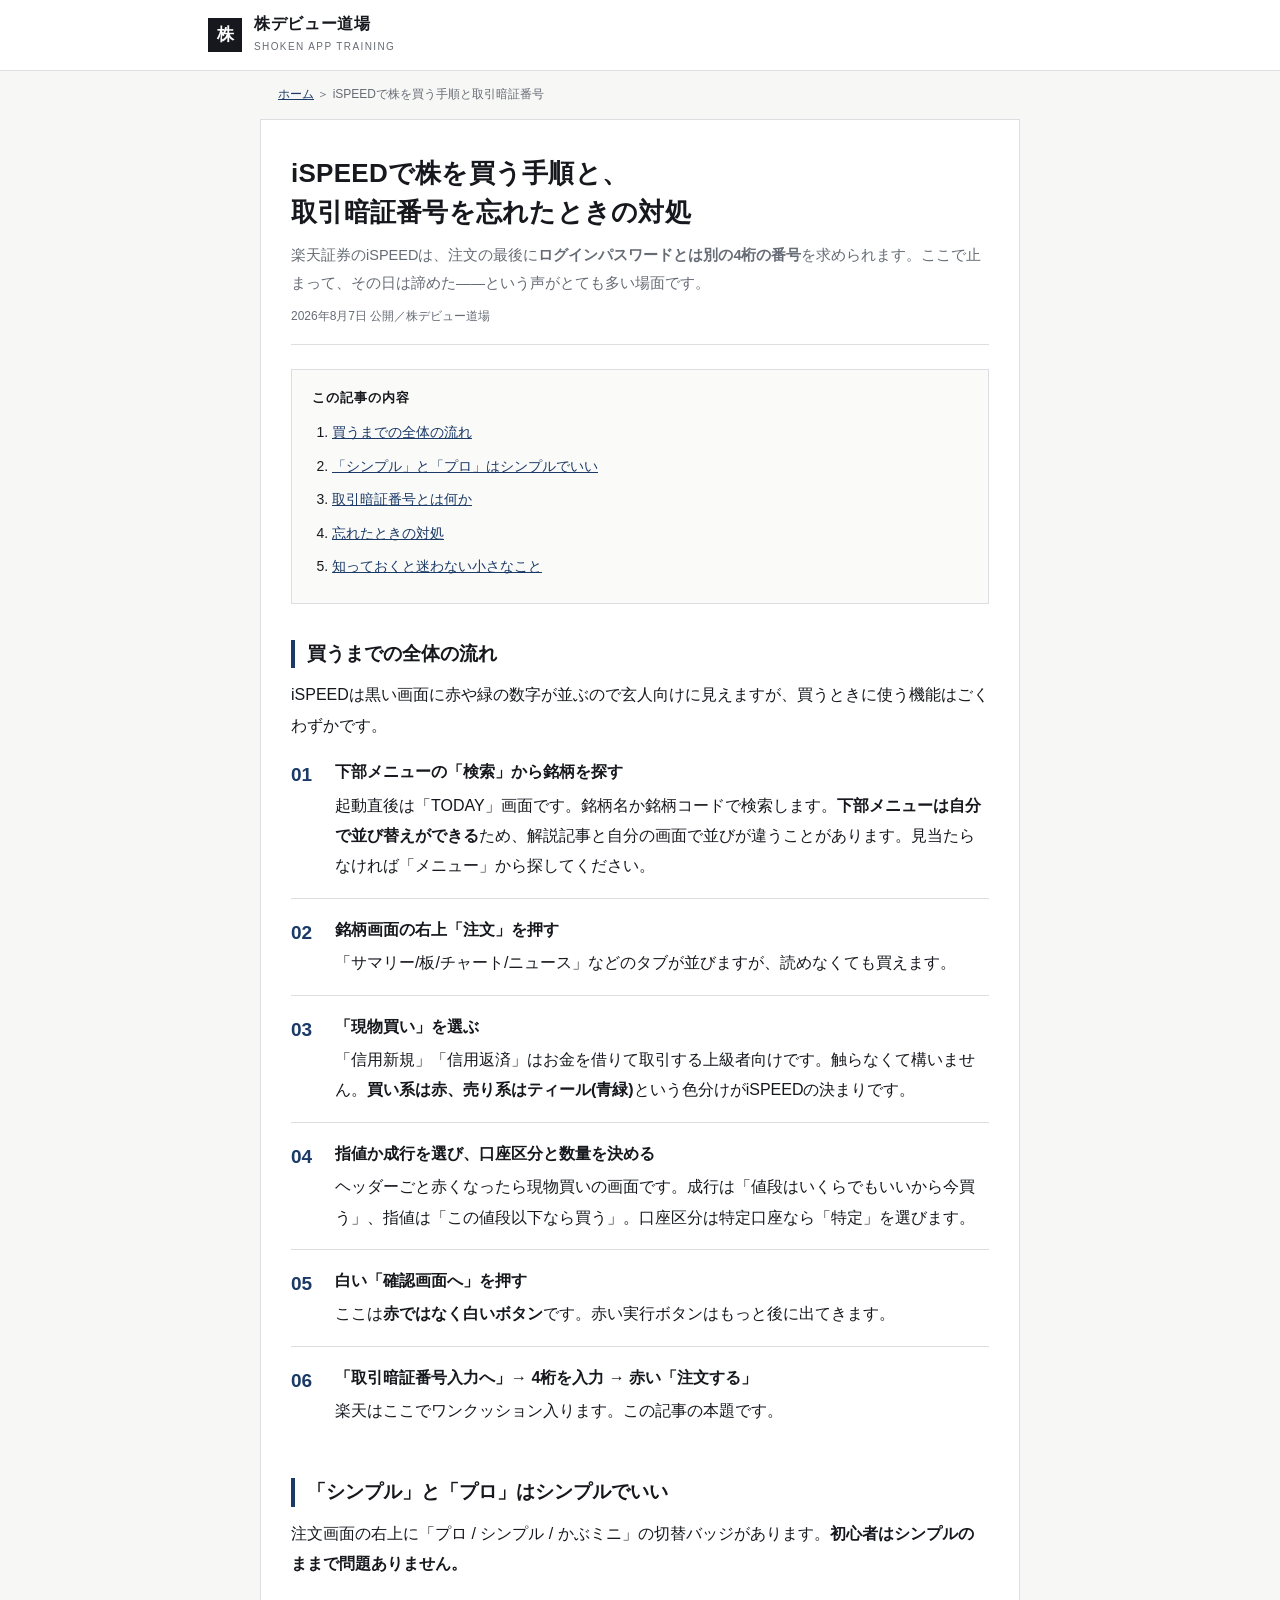
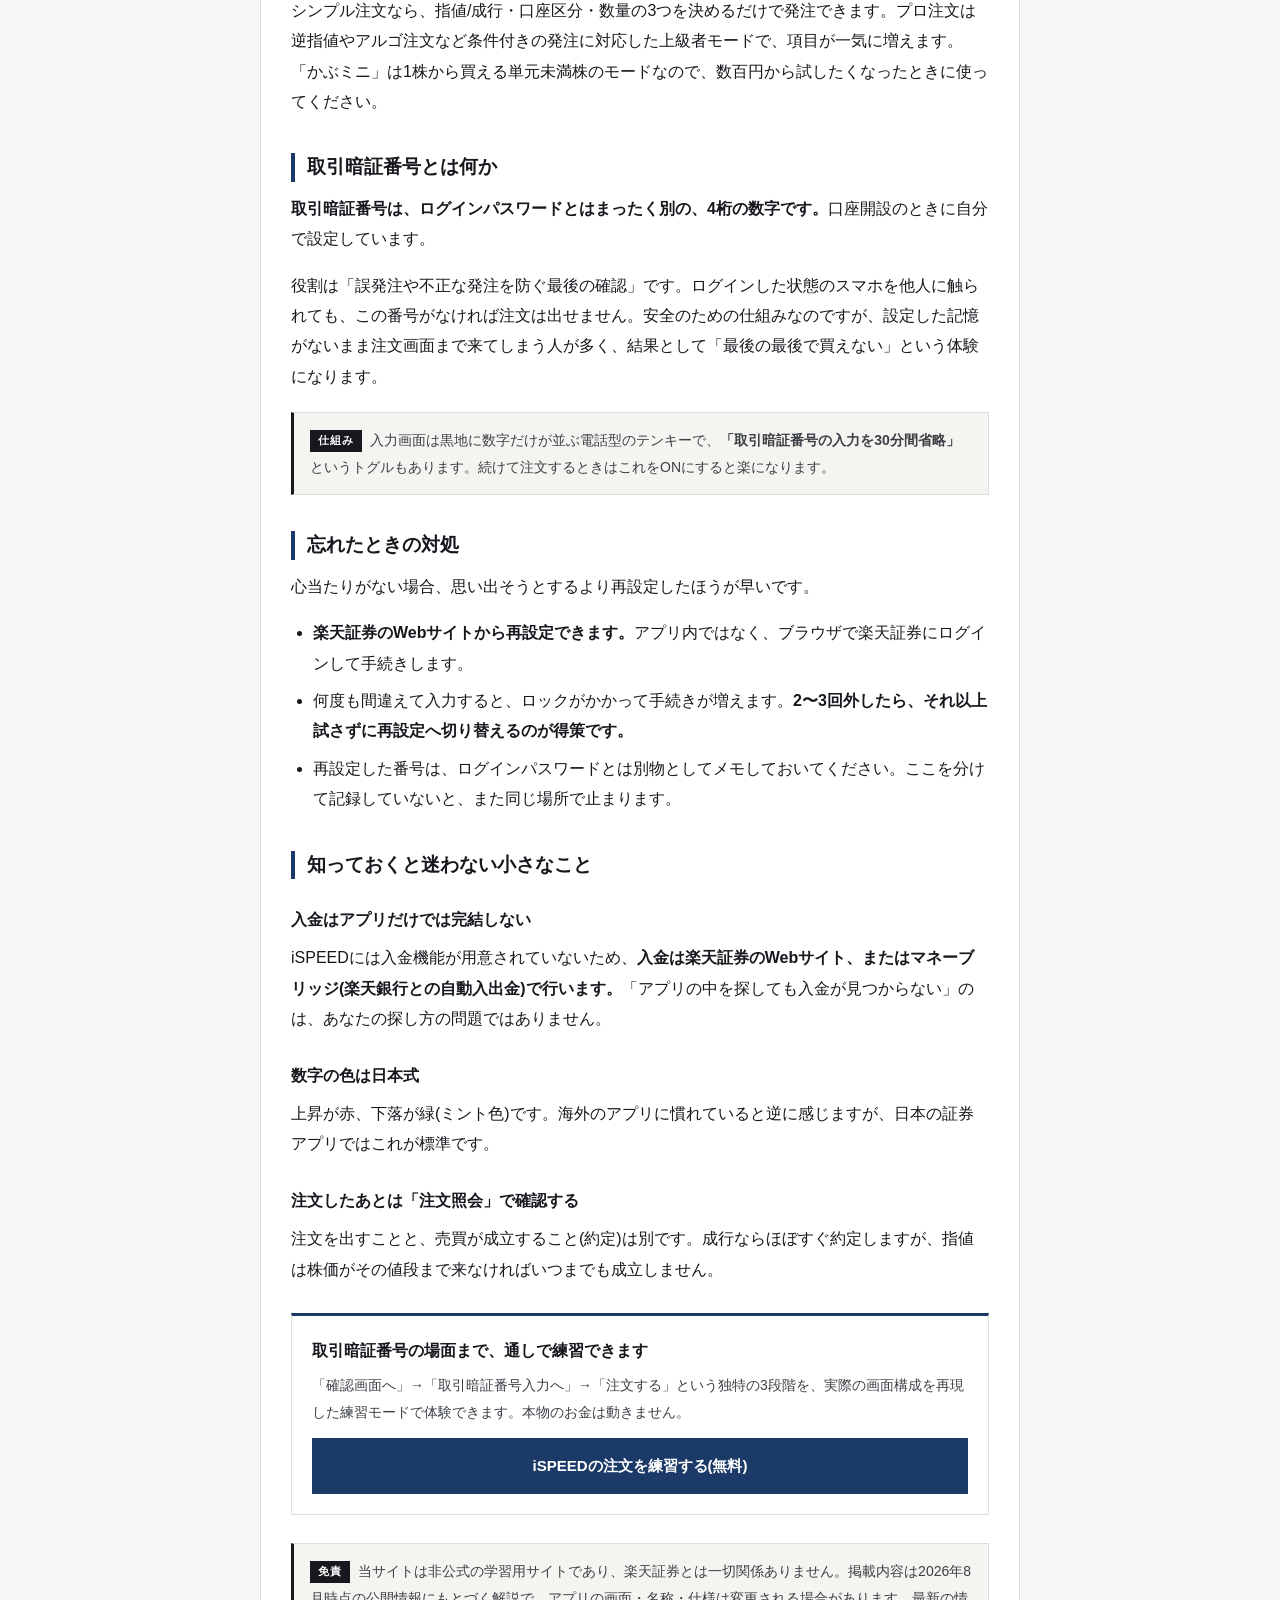
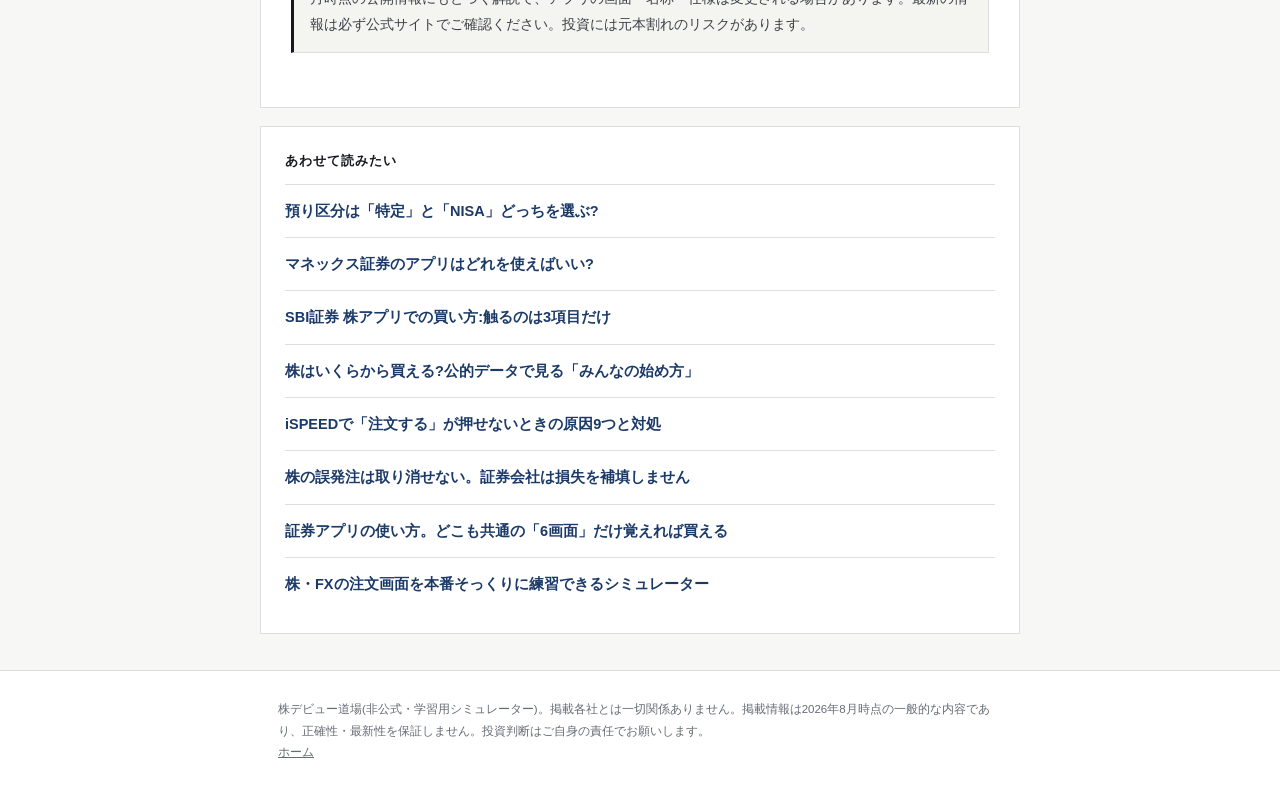
<file: ispeed-order/index.html>
<!DOCTYPE html>
<html lang="ja">
<head>
<meta charset="UTF-8">
<meta name="viewport" content="width=device-width, initial-scale=1.0">
<title>iSPEEDで株を買う手順と、取引暗証番号を忘れたときの対処｜株デビュー道場</title>
<meta name="description" content="楽天証券iSPEEDの注文手順を画面の流れに沿って解説。「確認画面へ」→「取引暗証番号入力へ」→「注文する」の3段階でつまずく人が多いポイントと、ログインパスワードとは別物である取引暗証番号を忘れたときの対処法までまとめました。">
<link rel="canonical" href="https://kabudebut.com/ispeed-order/">
<meta name="theme-color" content="#16181d">
<link rel="icon" type="image/svg+xml" href="/favicon.svg">
<meta property="og:type" content="article">
<meta property="og:site_name" content="株デビュー道場">
<meta property="og:title" content="iSPEEDで株を買う手順と、取引暗証番号を忘れたときの対処">
<meta property="og:description" content="楽天証券iSPEEDの注文の流れと、最後に必ず求められる取引暗証番号のつまずきを解決します。">
<meta property="og:url" content="https://kabudebut.com/ispeed-order/">
<meta property="og:image" content="https://kabudebut.com/ogp.png">
<meta property="og:locale" content="ja_JP">
<meta name="twitter:card" content="summary_large_image">
<link rel="stylesheet" href="/article.css">
<script type="application/ld+json">
{"@context":"https://schema.org","@type":"Article",
"headline":"iSPEEDで株を買う手順と、取引暗証番号を忘れたときの対処",
"description":"楽天証券iSPEEDの注文手順と取引暗証番号のつまずきを解説。",
"datePublished":"2026-08-07","dateModified":"2026-08-07",
"author":{"@type":"Organization","name":"キツネ商会"},
"publisher":{"@type":"Organization","name":"株デビュー道場"},
"mainEntityOfPage":"https://kabudebut.com/ispeed-order/","inLanguage":"ja"}
</script>
<script type="application/ld+json">
{"@context":"https://schema.org","@type":"BreadcrumbList","itemListElement":[
{"@type":"ListItem","position":1,"name":"ホーム","item":"https://kabudebut.com/"},
{"@type":"ListItem","position":2,"name":"iSPEEDで株を買う手順と取引暗証番号","item":"https://kabudebut.com/ispeed-order/"}]}
</script>
</head>
<body>

<header class="site"><div class="wrap">
  <a href="/" class="logomark">株</a>
  <a href="/" class="logotype"><b>株デビュー道場</b><span>SHOKEN APP TRAINING</span></a>
</div></header>

<nav class="crumbs"><a href="/">ホーム</a> ＞ iSPEEDで株を買う手順と取引暗証番号</nav>

<article>
  <h1>iSPEEDで株を買う手順と、<br>取引暗証番号を忘れたときの対処</h1>
  <p class="lead">楽天証券のiSPEEDは、注文の最後に<strong>ログインパスワードとは別の4桁の番号</strong>を求められます。ここで止まって、その日は諦めた——という声がとても多い場面です。</p>
  <p class="meta">2026年8月7日 公開／株デビュー道場</p>

  <div class="toc">
    <b>この記事の内容</b>
    <ol>
      <li><a href="#flow">買うまでの全体の流れ</a></li>
      <li><a href="#simple">「シンプル」と「プロ」はシンプルでいい</a></li>
      <li><a href="#pin">取引暗証番号とは何か</a></li>
      <li><a href="#forgot">忘れたときの対処</a></li>
      <li><a href="#tips">知っておくと迷わない小さなこと</a></li>
    </ol>
  </div>

  <h2 id="flow">買うまでの全体の流れ</h2>
  <p>iSPEEDは黒い画面に赤や緑の数字が並ぶので玄人向けに見えますが、買うときに使う機能はごくわずかです。</p>
  <ol class="steps">
    <li><b>下部メニューの「検索」から銘柄を探す</b>起動直後は「TODAY」画面です。銘柄名か銘柄コードで検索します。<strong>下部メニューは自分で並び替えができる</strong>ため、解説記事と自分の画面で並びが違うことがあります。見当たらなければ「メニュー」から探してください。</li>
    <li><b>銘柄画面の右上「注文」を押す</b>「サマリー/板/チャート/ニュース」などのタブが並びますが、読めなくても買えます。</li>
    <li><b>「現物買い」を選ぶ</b>「信用新規」「信用返済」はお金を借りて取引する上級者向けです。触らなくて構いません。<strong>買い系は赤、売り系はティール(青緑)</strong>という色分けがiSPEEDの決まりです。</li>
    <li><b>指値か成行を選び、口座区分と数量を決める</b>ヘッダーごと赤くなったら現物買いの画面です。成行は「値段はいくらでもいいから今買う」、指値は「この値段以下なら買う」。口座区分は特定口座なら「特定」を選びます。</li>
    <li><b>白い「確認画面へ」を押す</b>ここは<strong>赤ではなく白いボタン</strong>です。赤い実行ボタンはもっと後に出てきます。</li>
    <li><b>「取引暗証番号入力へ」→ 4桁を入力 → 赤い「注文する」</b>楽天はここでワンクッション入ります。この記事の本題です。</li>
  </ol>

  <h2 id="simple">「シンプル」と「プロ」はシンプルでいい</h2>
  <p>注文画面の右上に「プロ / シンプル / かぶミニ」の切替バッジがあります。<strong>初心者はシンプルのままで問題ありません。</strong></p>
  <p>シンプル注文なら、指値/成行・口座区分・数量の3つを決めるだけで発注できます。プロ注文は逆指値やアルゴ注文など条件付きの発注に対応した上級者モードで、項目が一気に増えます。「かぶミニ」は1株から買える単元未満株のモードなので、数百円から試したくなったときに使ってください。</p>

  <h2 id="pin">取引暗証番号とは何か</h2>
  <p><strong>取引暗証番号は、ログインパスワードとはまったく別の、4桁の数字です。</strong>口座開設のときに自分で設定しています。</p>
  <p>役割は「誤発注や不正な発注を防ぐ最後の確認」です。ログインした状態のスマホを他人に触られても、この番号がなければ注文は出せません。安全のための仕組みなのですが、設定した記憶がないまま注文画面まで来てしまう人が多く、結果として「最後の最後で買えない」という体験になります。</p>
  <div class="note"><span class="notetag">仕組み</span>入力画面は黒地に数字だけが並ぶ電話型のテンキーで、<strong>「取引暗証番号の入力を30分間省略」</strong>というトグルもあります。続けて注文するときはこれをONにすると楽になります。</div>

  <h2 id="forgot">忘れたときの対処</h2>
  <p>心当たりがない場合、思い出そうとするより再設定したほうが早いです。</p>
  <ul>
    <li><strong>楽天証券のWebサイトから再設定できます。</strong>アプリ内ではなく、ブラウザで楽天証券にログインして手続きします。</li>
    <li>何度も間違えて入力すると、ロックがかかって手続きが増えます。<strong>2〜3回外したら、それ以上試さずに再設定へ切り替えるのが得策です。</strong></li>
    <li>再設定した番号は、ログインパスワードとは別物としてメモしておいてください。ここを分けて記録していないと、また同じ場所で止まります。</li>
  </ul>

  <h2 id="tips">知っておくと迷わない小さなこと</h2>
  <h3>入金はアプリだけでは完結しない</h3>
  <p>iSPEEDには入金機能が用意されていないため、<strong>入金は楽天証券のWebサイト、またはマネーブリッジ(楽天銀行との自動入出金)で行います。</strong>「アプリの中を探しても入金が見つからない」のは、あなたの探し方の問題ではありません。</p>
  <h3>数字の色は日本式</h3>
  <p>上昇が赤、下落が緑(ミント色)です。海外のアプリに慣れていると逆に感じますが、日本の証券アプリではこれが標準です。</p>
  <h3>注文したあとは「注文照会」で確認する</h3>
  <p>注文を出すことと、売買が成立すること(約定)は別です。成行ならほぼすぐ約定しますが、指値は株価がその値段まで来なければいつまでも成立しません。</p>

  <div class="cta">
    <b>取引暗証番号の場面まで、通しで練習できます</b>
    <p>「確認画面へ」→「取引暗証番号入力へ」→「注文する」という独特の3段階を、実際の画面構成を再現した練習モードで体験できます。本物のお金は動きません。</p>
    <a class="btn" href="/#order">iSPEEDの注文を練習する(無料)</a>
  </div>

  <div class="note"><span class="notetag">免責</span>当サイトは非公式の学習用サイトであり、楽天証券とは一切関係ありません。掲載内容は2026年8月時点の公開情報にもとづく解説で、アプリの画面・名称・仕様は変更される場合があります。最新の情報は必ず公式サイトでご確認ください。投資には元本割れのリスクがあります。</div>
</article>

<div class="related">
  <b>あわせて読みたい</b>
  <ul>
    <li><a href="/azukari-kubun/">預り区分は「特定」と「NISA」どっちを選ぶ?</a></li>
    <li><a href="/monex-app/">マネックス証券のアプリはどれを使えばいい?</a></li>
    <li><a href="/sbi-kabu-app/">SBI証券 株アプリでの買い方:触るのは3項目だけ</a></li>
    <li><a href="/ikura-kara/">株はいくらから買える?公的データで見る「みんなの始め方」</a></li>
    <li><a href="/ispeed-osenai/">iSPEEDで「注文する」が押せないときの原因9つと対処</a></li>
    <li><a href="/gohachu/">株の誤発注は取り消せない。証券会社は損失を補填しません</a></li>
    <li><a href="/shoken-app-tsukaikata/">証券アプリの使い方。どこも共通の「6画面」だけ覚えれば買える</a></li>
    <li><a href="/">株・FXの注文画面を本番そっくりに練習できるシミュレーター</a></li>
  </ul>
</div>

<footer><div class="wrap">
  株デビュー道場(非公式・学習用シミュレーター)。掲載各社とは一切関係ありません。掲載情報は2026年8月時点の一般的な内容であり、正確性・最新性を保証しません。投資判断はご自身の責任でお願いします。<br>
  <a href="/">ホーム</a>
</div></footer>

</body>
</html>
</file>
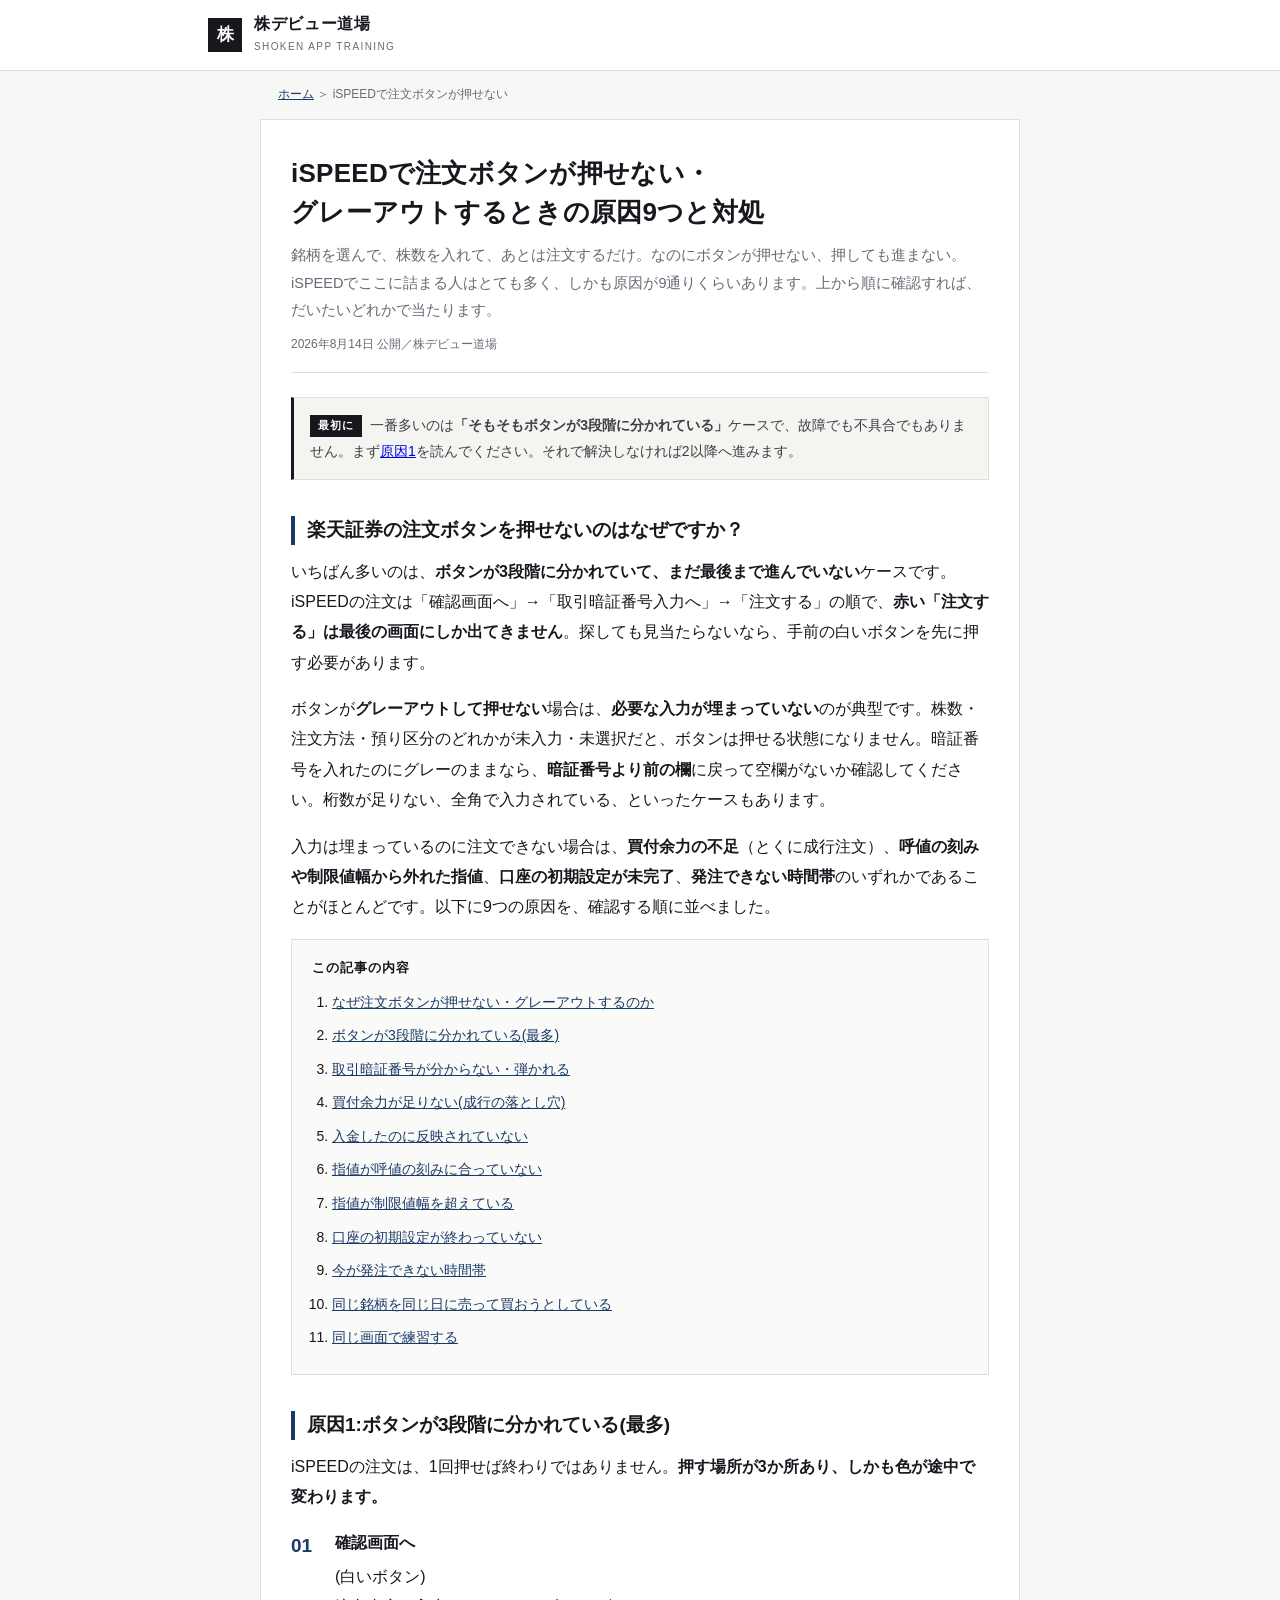
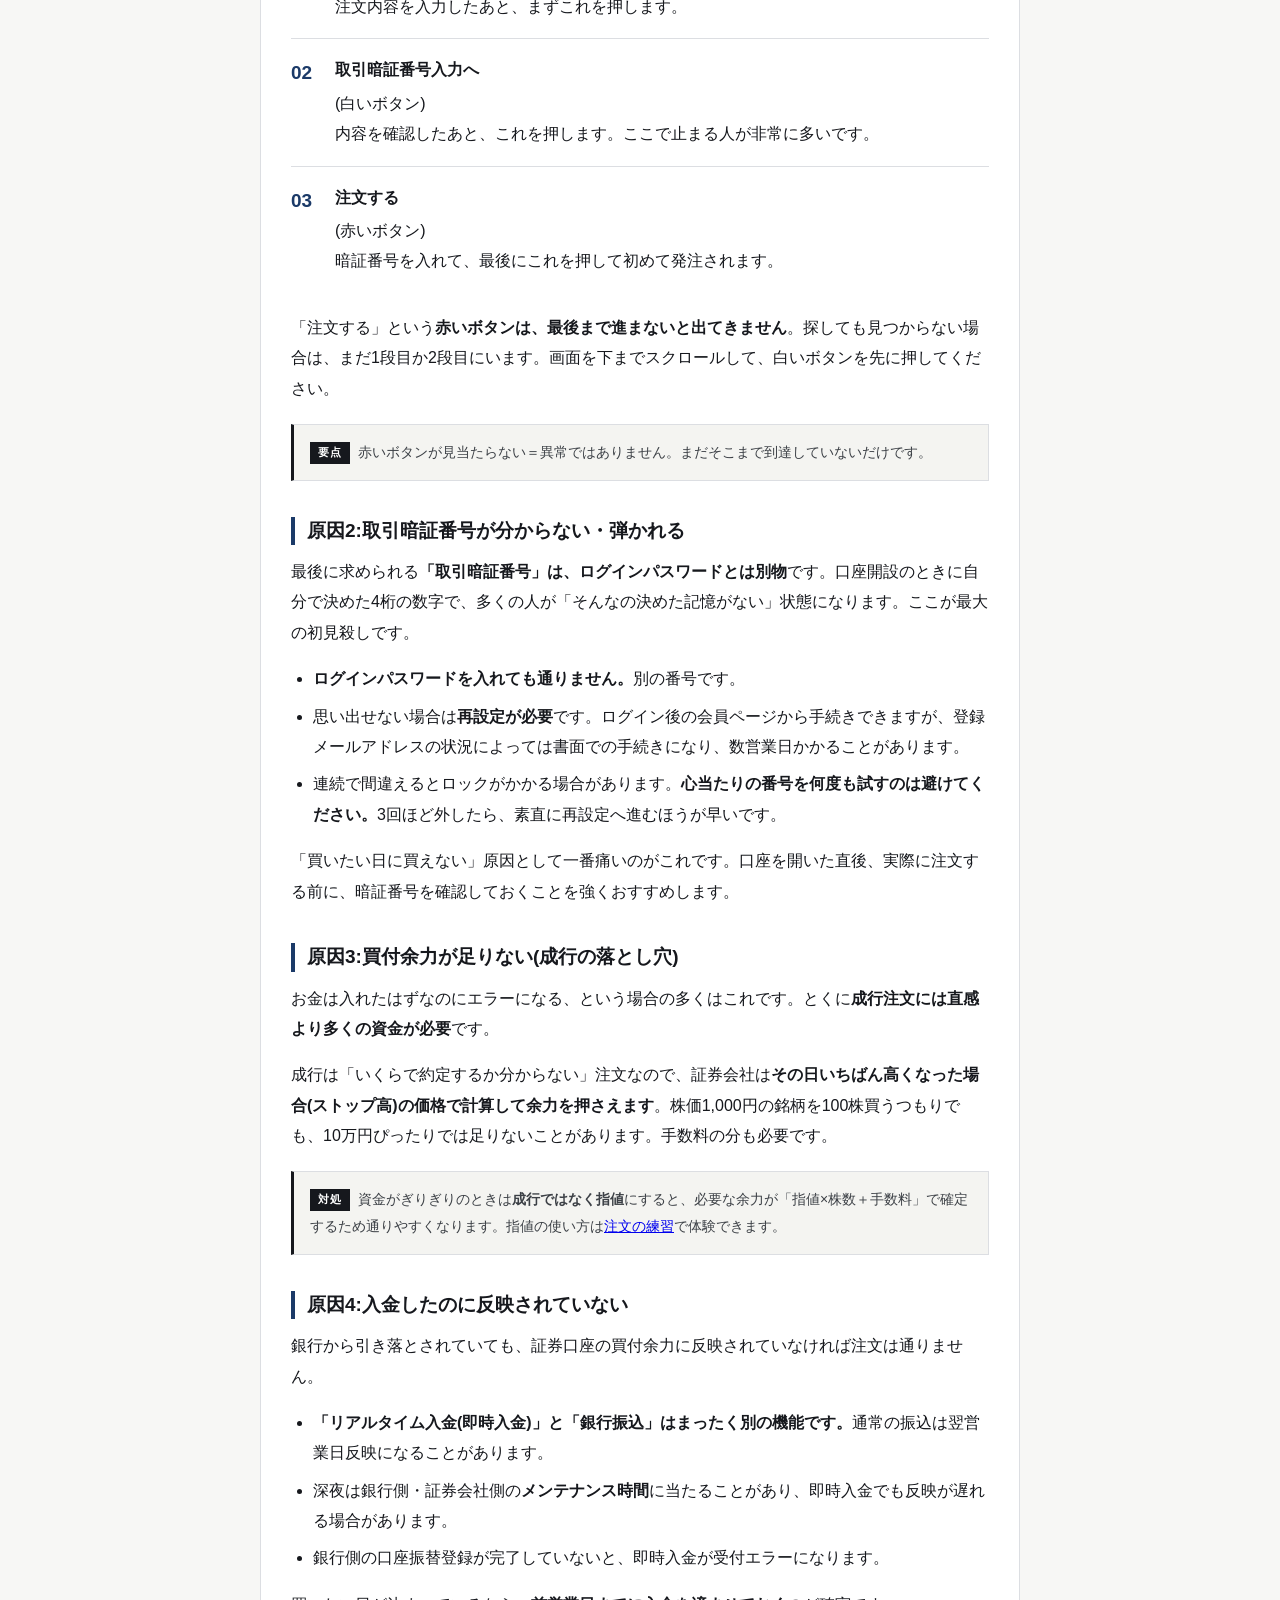
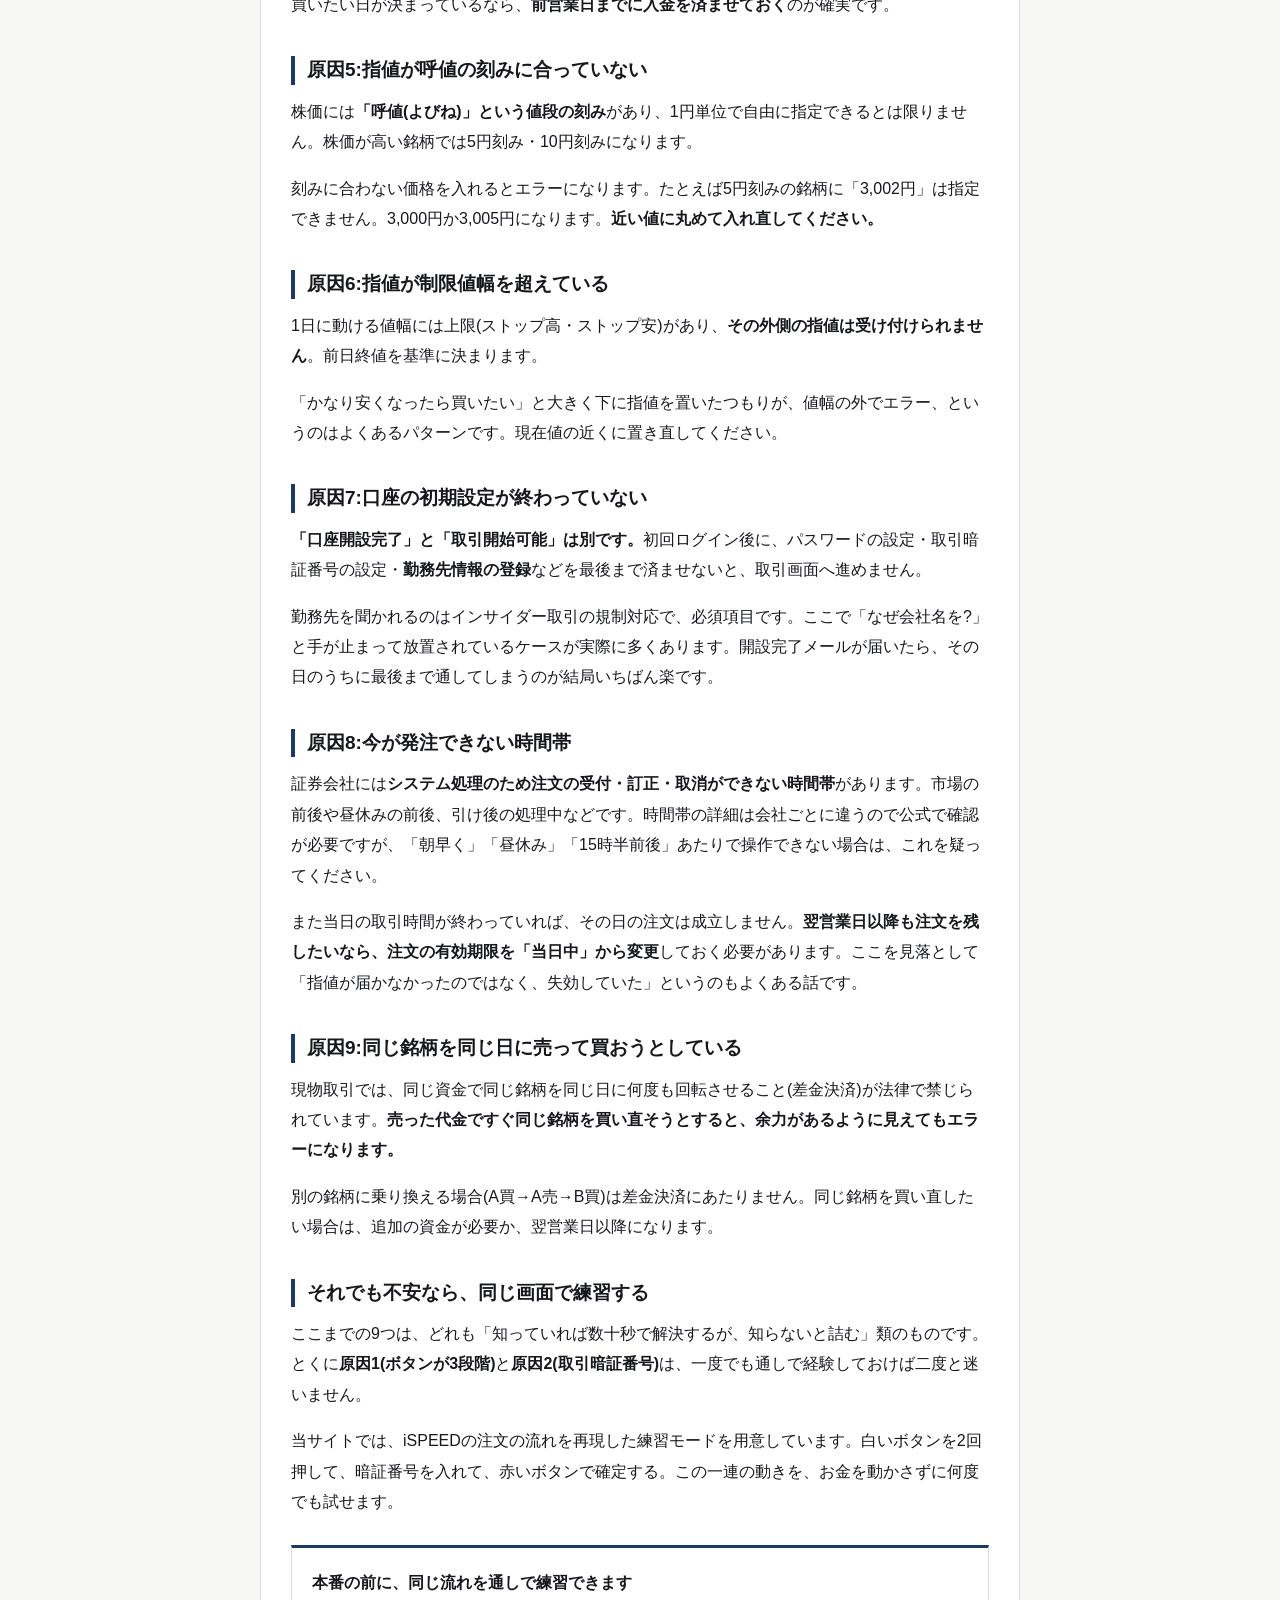
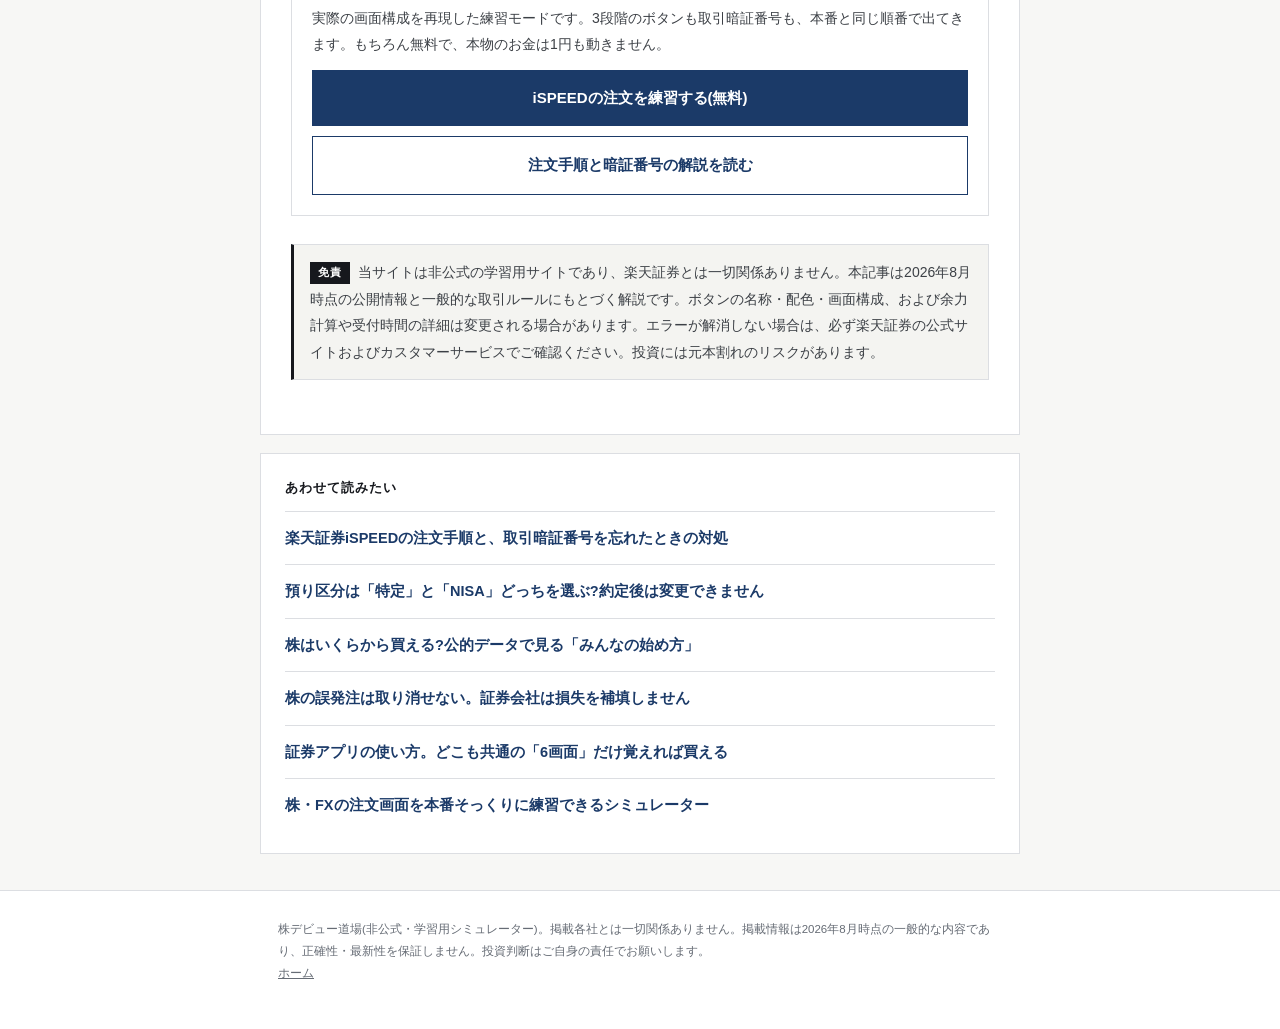
<file: ispeed-osenai/index.html>
<!DOCTYPE html>
<html lang="ja">
<head>
<meta charset="UTF-8">
<meta name="viewport" content="width=device-width, initial-scale=1.0">
<title>iSPEEDで注文ボタンが押せない・グレーアウトする原因9つと対処｜株デビュー道場</title>
<meta name="description" content="楽天証券iSPEEDで注文ボタンが押せない、グレーアウトして反応しない、暗証番号を入れても注文できない。原因はボタンが3段階に分かれている・取引暗証番号・買付余力の不足・呼値の刻み・初期設定の未完了など9パターンに整理できます。上から順に確認してください。">
<link rel="canonical" href="https://kabudebut.com/ispeed-osenai/">
<meta name="theme-color" content="#16181d">
<link rel="icon" type="image/svg+xml" href="/favicon.svg">
<meta property="og:type" content="article">
<meta property="og:site_name" content="株デビュー道場">
<meta property="og:title" content="iSPEEDで注文ボタンが押せない・グレーアウトする原因9つ">
<meta property="og:description" content="ボタンが3段階に分かれている問題から、余力・呼値・初期設定まで。上から順に潰せるチェックリスト。">
<meta property="og:url" content="https://kabudebut.com/ispeed-osenai/">
<meta property="og:image" content="https://kabudebut.com/ogp.png">
<meta property="og:locale" content="ja_JP">
<meta name="twitter:card" content="summary_large_image">
<link rel="stylesheet" href="/article.css">
<script type="application/ld+json">
{"@context":"https://schema.org","@type":"Article",
"headline":"iSPEEDで注文ボタンが押せない・グレーアウトする原因9つと対処",
"description":"楽天証券iSPEEDで注文ボタンが押せないときの原因を9パターンに整理し、確認する順番とともに解説。",
"datePublished":"2026-08-14","dateModified":"2026-08-14",
"author":{"@type":"Organization","name":"キツネ商会"},
"publisher":{"@type":"Organization","name":"株デビュー道場"},
"mainEntityOfPage":"https://kabudebut.com/ispeed-osenai/","inLanguage":"ja"}
</script>
<script type="application/ld+json">
{"@context":"https://schema.org","@type":"BreadcrumbList","itemListElement":[
{"@type":"ListItem","position":1,"name":"ホーム","item":"https://kabudebut.com/"},
{"@type":"ListItem","position":2,"name":"iSPEEDで注文ボタンが押せない","item":"https://kabudebut.com/ispeed-osenai/"}]}
</script>
</head>
<body>

<header class="site"><div class="wrap">
  <a href="/" class="logomark">株</a>
  <a href="/" class="logotype"><b>株デビュー道場</b><span>SHOKEN APP TRAINING</span></a>
</div></header>

<nav class="crumbs"><a href="/">ホーム</a> ＞ iSPEEDで注文ボタンが押せない</nav>

<article>
  <h1>iSPEEDで注文ボタンが押せない・<br>グレーアウトするときの原因9つと対処</h1>
  <p class="lead">銘柄を選んで、株数を入れて、あとは注文するだけ。なのにボタンが押せない、押しても進まない。iSPEEDでここに詰まる人はとても多く、しかも原因が9通りくらいあります。上から順に確認すれば、だいたいどれかで当たります。</p>
  <p class="meta">2026年8月14日 公開／株デビュー道場</p>

  <div class="note"><span class="notetag">最初に</span>一番多いのは<strong>「そもそもボタンが3段階に分かれている」</strong>ケースで、故障でも不具合でもありません。まず<a href="#three">原因1</a>を読んでください。それで解決しなければ2以降へ進みます。</div>

  <h2 id="q-why">楽天証券の注文ボタンを押せないのはなぜですか？</h2>
  <p>いちばん多いのは、<strong>ボタンが3段階に分かれていて、まだ最後まで進んでいない</strong>ケースです。iSPEEDの注文は「確認画面へ」→「取引暗証番号入力へ」→「注文する」の順で、<strong>赤い「注文する」は最後の画面にしか出てきません</strong>。探しても見当たらないなら、手前の白いボタンを先に押す必要があります。</p>
  <p>ボタンが<strong>グレーアウトして押せない</strong>場合は、<strong>必要な入力が埋まっていない</strong>のが典型です。株数・注文方法・預り区分のどれかが未入力・未選択だと、ボタンは押せる状態になりません。暗証番号を入れたのにグレーのままなら、<strong>暗証番号より前の欄</strong>に戻って空欄がないか確認してください。桁数が足りない、全角で入力されている、といったケースもあります。</p>
  <p>入力は埋まっているのに注文できない場合は、<strong>買付余力の不足</strong>（とくに成行注文）、<strong>呼値の刻みや制限値幅から外れた指値</strong>、<strong>口座の初期設定が未完了</strong>、<strong>発注できない時間帯</strong>のいずれかであることがほとんどです。以下に9つの原因を、確認する順に並べました。</p>
  <div class="toc">
    <b>この記事の内容</b>
    <ol>
      <li><a href="#q-why">なぜ注文ボタンが押せない・グレーアウトするのか</a></li>
      <li><a href="#three">ボタンが3段階に分かれている(最多)</a></li>
      <li><a href="#pin">取引暗証番号が分からない・弾かれる</a></li>
      <li><a href="#yoryoku">買付余力が足りない(成行の落とし穴)</a></li>
      <li><a href="#nyukin">入金したのに反映されていない</a></li>
      <li><a href="#yobine">指値が呼値の刻みに合っていない</a></li>
      <li><a href="#haba">指値が制限値幅を超えている</a></li>
      <li><a href="#shoki">口座の初期設定が終わっていない</a></li>
      <li><a href="#jikan">今が発注できない時間帯</a></li>
      <li><a href="#sakin">同じ銘柄を同じ日に売って買おうとしている</a></li>
      <li><a href="#renshu">同じ画面で練習する</a></li>
    </ol>
  </div>

  <h2 id="three">原因1:ボタンが3段階に分かれている(最多)</h2>
  <p>iSPEEDの注文は、1回押せば終わりではありません。<strong>押す場所が3か所あり、しかも色が途中で変わります。</strong></p>
  <ul class="steps">
    <li><b>確認画面へ</b>(白いボタン)<br>注文内容を入力したあと、まずこれを押します。</li>
    <li><b>取引暗証番号入力へ</b>(白いボタン)<br>内容を確認したあと、これを押します。ここで止まる人が非常に多いです。</li>
    <li><b>注文する</b>(赤いボタン)<br>暗証番号を入れて、最後にこれを押して初めて発注されます。</li>
  </ul>
  <p>「注文する」という<strong>赤いボタンは、最後まで進まないと出てきません</strong>。探しても見つからない場合は、まだ1段目か2段目にいます。画面を下までスクロールして、白いボタンを先に押してください。</p>
  <div class="note"><span class="notetag">要点</span>赤いボタンが見当たらない＝異常ではありません。まだそこまで到達していないだけです。</div>

  <h2 id="pin">原因2:取引暗証番号が分からない・弾かれる</h2>
  <p>最後に求められる<strong>「取引暗証番号」は、ログインパスワードとは別物</strong>です。口座開設のときに自分で決めた4桁の数字で、多くの人が「そんなの決めた記憶がない」状態になります。ここが最大の初見殺しです。</p>
  <ul>
    <li><strong>ログインパスワードを入れても通りません。</strong>別の番号です。</li>
    <li>思い出せない場合は<strong>再設定が必要</strong>です。ログイン後の会員ページから手続きできますが、登録メールアドレスの状況によっては書面での手続きになり、数営業日かかることがあります。</li>
    <li>連続で間違えるとロックがかかる場合があります。<strong>心当たりの番号を何度も試すのは避けてください。</strong>3回ほど外したら、素直に再設定へ進むほうが早いです。</li>
  </ul>
  <p>「買いたい日に買えない」原因として一番痛いのがこれです。口座を開いた直後、実際に注文する前に、暗証番号を確認しておくことを強くおすすめします。</p>

  <h2 id="yoryoku">原因3:買付余力が足りない(成行の落とし穴)</h2>
  <p>お金は入れたはずなのにエラーになる、という場合の多くはこれです。とくに<strong>成行注文には直感より多くの資金が必要</strong>です。</p>
  <p>成行は「いくらで約定するか分からない」注文なので、証券会社は<strong>その日いちばん高くなった場合(ストップ高)の価格で計算して余力を押さえます</strong>。株価1,000円の銘柄を100株買うつもりでも、10万円ぴったりでは足りないことがあります。手数料の分も必要です。</p>
  <div class="note"><span class="notetag">対処</span>資金がぎりぎりのときは<strong>成行ではなく指値</strong>にすると、必要な余力が「指値×株数＋手数料」で確定するため通りやすくなります。指値の使い方は<a href="/#order">注文の練習</a>で体験できます。</div>

  <h2 id="nyukin">原因4:入金したのに反映されていない</h2>
  <p>銀行から引き落とされていても、証券口座の買付余力に反映されていなければ注文は通りません。</p>
  <ul>
    <li><strong>「リアルタイム入金(即時入金)」と「銀行振込」はまったく別の機能です。</strong>通常の振込は翌営業日反映になることがあります。</li>
    <li>深夜は銀行側・証券会社側の<strong>メンテナンス時間</strong>に当たることがあり、即時入金でも反映が遅れる場合があります。</li>
    <li>銀行側の口座振替登録が完了していないと、即時入金が受付エラーになります。</li>
  </ul>
  <p>買いたい日が決まっているなら、<strong>前営業日までに入金を済ませておく</strong>のが確実です。</p>

  <h2 id="yobine">原因5:指値が呼値の刻みに合っていない</h2>
  <p>株価には<strong>「呼値(よびね)」という値段の刻み</strong>があり、1円単位で自由に指定できるとは限りません。株価が高い銘柄では5円刻み・10円刻みになります。</p>
  <p>刻みに合わない価格を入れるとエラーになります。たとえば5円刻みの銘柄に「3,002円」は指定できません。3,000円か3,005円になります。<strong>近い値に丸めて入れ直してください。</strong></p>

  <h2 id="haba">原因6:指値が制限値幅を超えている</h2>
  <p>1日に動ける値幅には上限(ストップ高・ストップ安)があり、<strong>その外側の指値は受け付けられません</strong>。前日終値を基準に決まります。</p>
  <p>「かなり安くなったら買いたい」と大きく下に指値を置いたつもりが、値幅の外でエラー、というのはよくあるパターンです。現在値の近くに置き直してください。</p>

  <h2 id="shoki">原因7:口座の初期設定が終わっていない</h2>
  <p><strong>「口座開設完了」と「取引開始可能」は別です。</strong>初回ログイン後に、パスワードの設定・取引暗証番号の設定・<strong>勤務先情報の登録</strong>などを最後まで済ませないと、取引画面へ進めません。</p>
  <p>勤務先を聞かれるのはインサイダー取引の規制対応で、必須項目です。ここで「なぜ会社名を?」と手が止まって放置されているケースが実際に多くあります。開設完了メールが届いたら、その日のうちに最後まで通してしまうのが結局いちばん楽です。</p>

  <h2 id="jikan">原因8:今が発注できない時間帯</h2>
  <p>証券会社には<strong>システム処理のため注文の受付・訂正・取消ができない時間帯</strong>があります。市場の前後や昼休みの前後、引け後の処理中などです。時間帯の詳細は会社ごとに違うので公式で確認が必要ですが、「朝早く」「昼休み」「15時半前後」あたりで操作できない場合は、これを疑ってください。</p>
  <p>また当日の取引時間が終わっていれば、その日の注文は成立しません。<strong>翌営業日以降も注文を残したいなら、注文の有効期限を「当日中」から変更</strong>しておく必要があります。ここを見落として「指値が届かなかったのではなく、失効していた」というのもよくある話です。</p>

  <h2 id="sakin">原因9:同じ銘柄を同じ日に売って買おうとしている</h2>
  <p>現物取引では、同じ資金で同じ銘柄を同じ日に何度も回転させること(差金決済)が法律で禁じられています。<strong>売った代金ですぐ同じ銘柄を買い直そうとすると、余力があるように見えてもエラーになります。</strong></p>
  <p>別の銘柄に乗り換える場合(A買→A売→B買)は差金決済にあたりません。同じ銘柄を買い直したい場合は、追加の資金が必要か、翌営業日以降になります。</p>

  <h2 id="renshu">それでも不安なら、同じ画面で練習する</h2>
  <p>ここまでの9つは、どれも「知っていれば数十秒で解決するが、知らないと詰む」類のものです。とくに<strong>原因1(ボタンが3段階)</strong>と<strong>原因2(取引暗証番号)</strong>は、一度でも通しで経験しておけば二度と迷いません。</p>
  <p>当サイトでは、iSPEEDの注文の流れを再現した練習モードを用意しています。白いボタンを2回押して、暗証番号を入れて、赤いボタンで確定する。この一連の動きを、お金を動かさずに何度でも試せます。</p>

  <div class="cta">
    <b>本番の前に、同じ流れを通しで練習できます</b>
    <p>実際の画面構成を再現した練習モードです。3段階のボタンも取引暗証番号も、本番と同じ順番で出てきます。もちろん無料で、本物のお金は1円も動きません。</p>
    <a class="btn" href="/#order">iSPEEDの注文を練習する(無料)</a>
    <a class="btn sub" href="/ispeed-order/">注文手順と暗証番号の解説を読む</a>
  </div>

  <div class="note"><span class="notetag">免責</span>当サイトは非公式の学習用サイトであり、楽天証券とは一切関係ありません。本記事は2026年8月時点の公開情報と一般的な取引ルールにもとづく解説です。ボタンの名称・配色・画面構成、および余力計算や受付時間の詳細は変更される場合があります。エラーが解消しない場合は、必ず楽天証券の公式サイトおよびカスタマーサービスでご確認ください。投資には元本割れのリスクがあります。</div>
</article>

<div class="related">
  <b>あわせて読みたい</b>
  <ul>
    <li><a href="/ispeed-order/">楽天証券iSPEEDの注文手順と、取引暗証番号を忘れたときの対処</a></li>
    <li><a href="/azukari-kubun/">預り区分は「特定」と「NISA」どっちを選ぶ?約定後は変更できません</a></li>
    <li><a href="/ikura-kara/">株はいくらから買える?公的データで見る「みんなの始め方」</a></li>
    <li><a href="/gohachu/">株の誤発注は取り消せない。証券会社は損失を補填しません</a></li>
    <li><a href="/shoken-app-tsukaikata/">証券アプリの使い方。どこも共通の「6画面」だけ覚えれば買える</a></li>
    <li><a href="/">株・FXの注文画面を本番そっくりに練習できるシミュレーター</a></li>
  </ul>
</div>

<footer><div class="wrap">
  株デビュー道場(非公式・学習用シミュレーター)。掲載各社とは一切関係ありません。掲載情報は2026年8月時点の一般的な内容であり、正確性・最新性を保証しません。投資判断はご自身の責任でお願いします。<br>
  <a href="/">ホーム</a>
</div></footer>

</body>
</html>
</file>
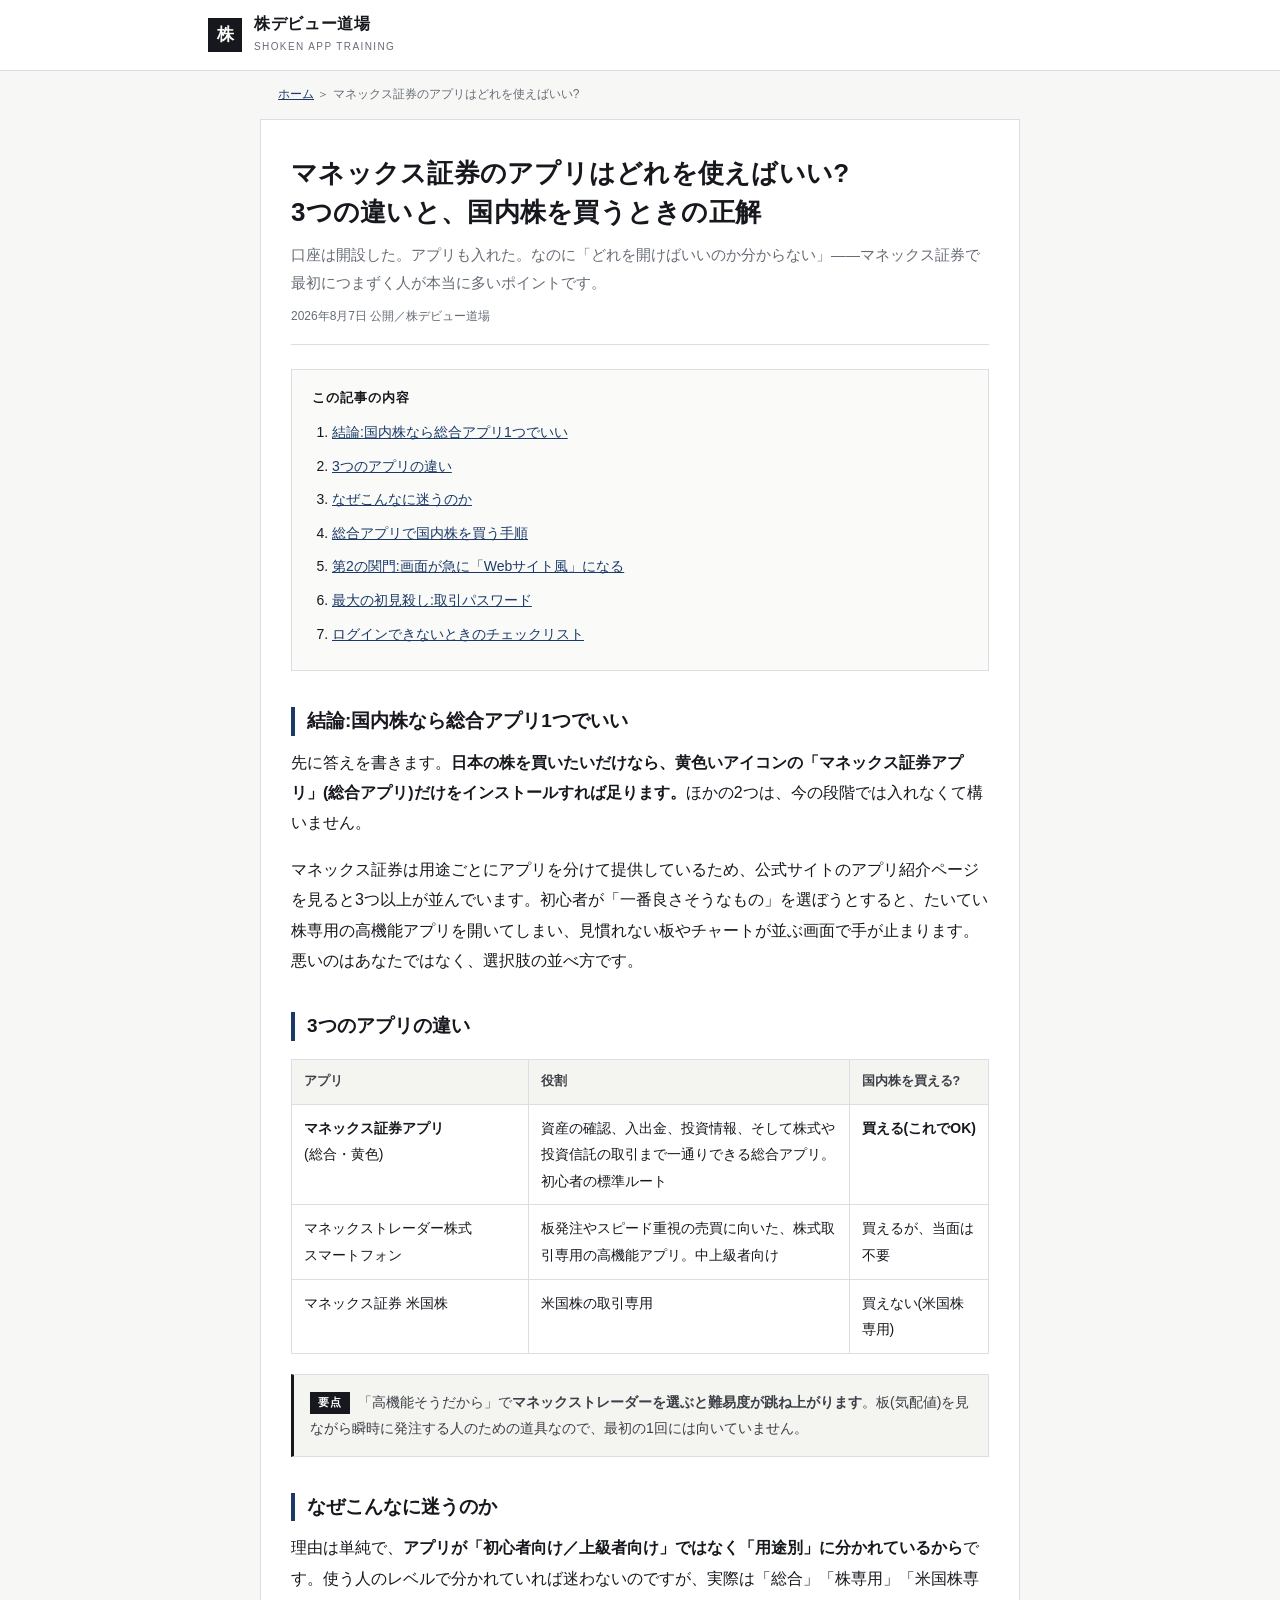
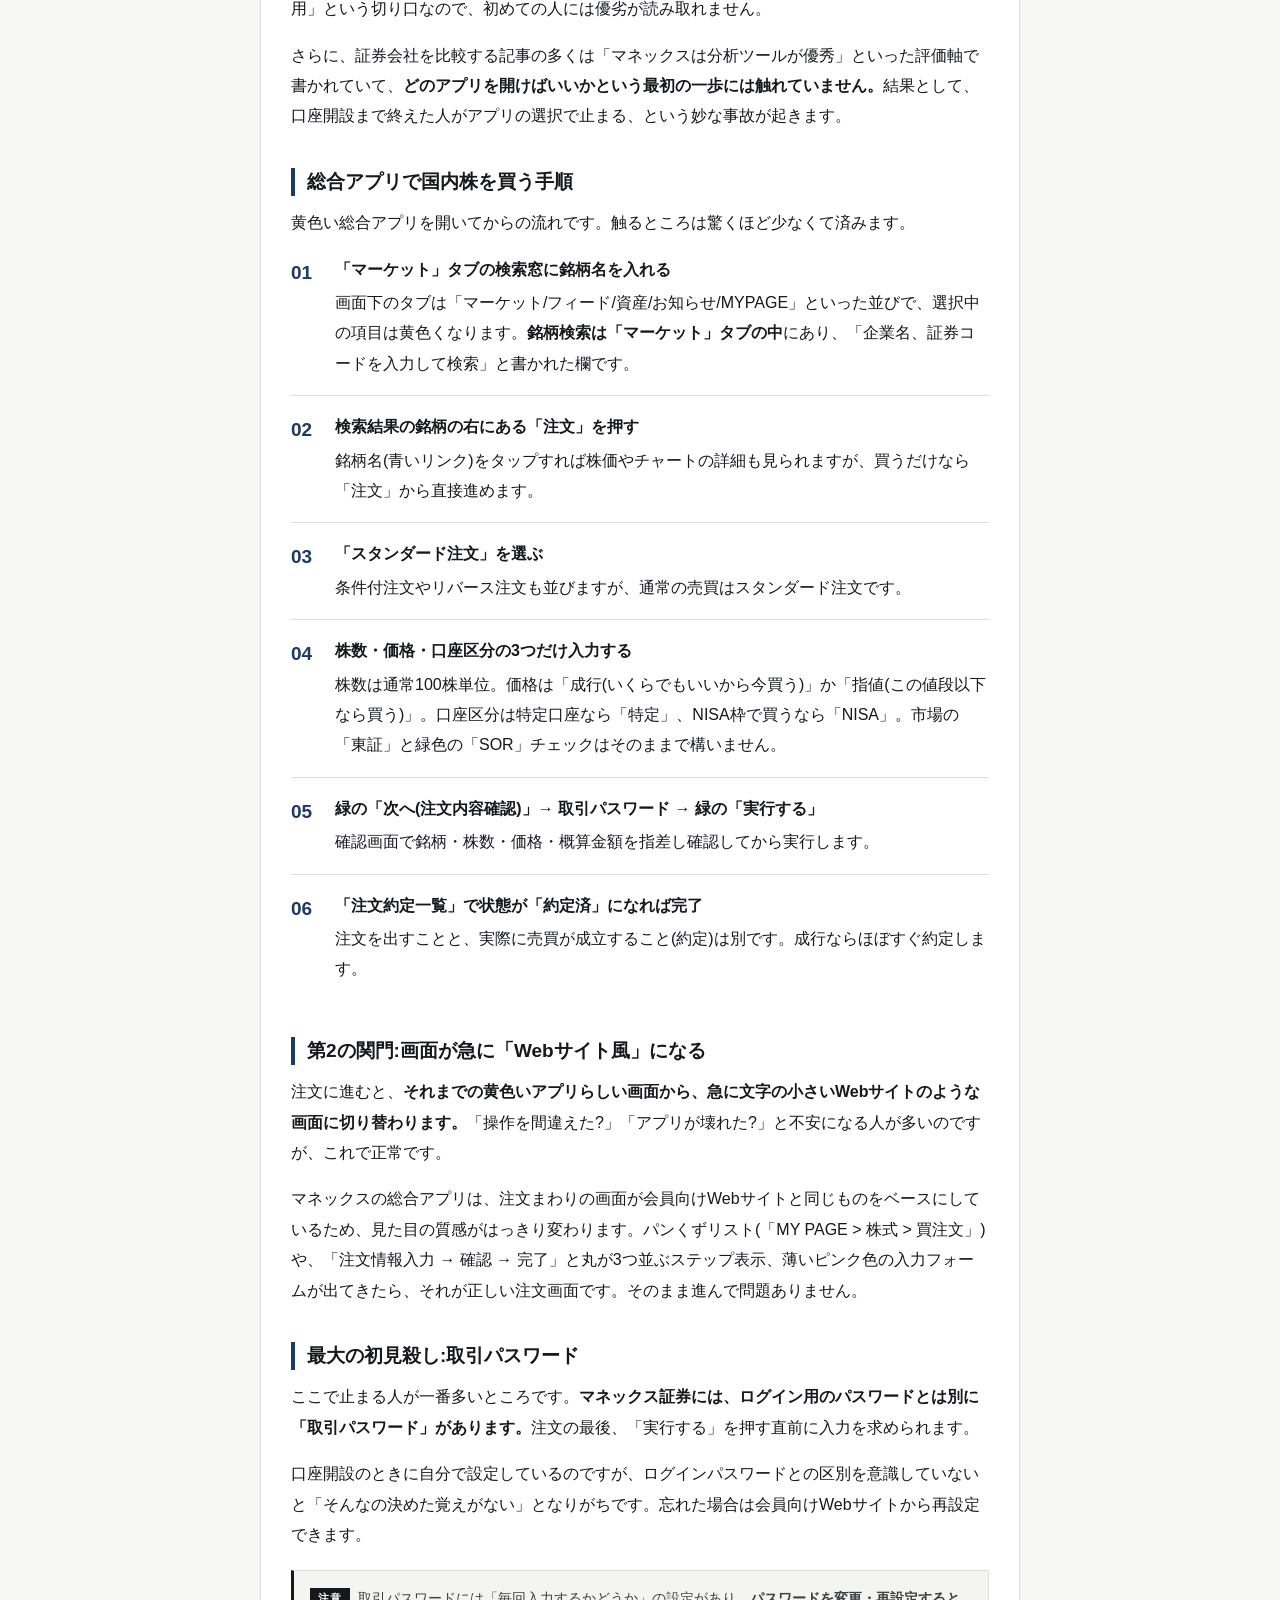
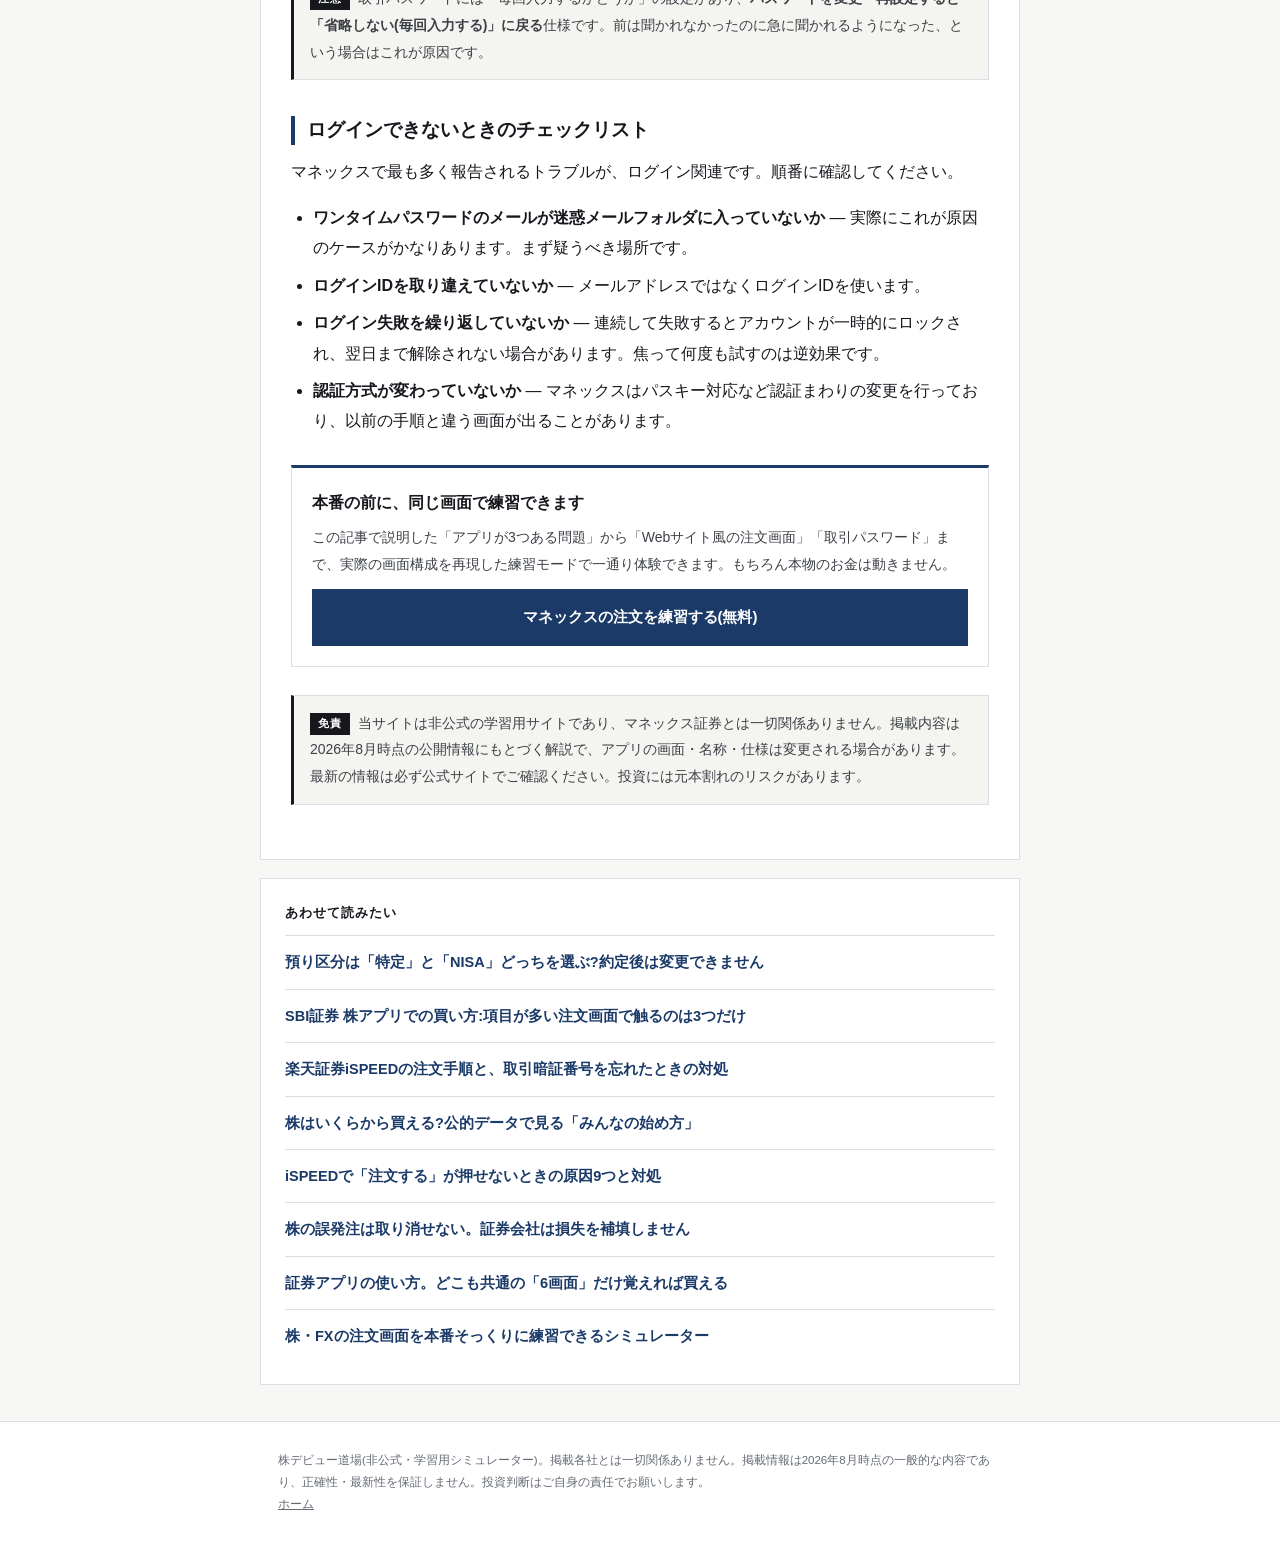
<file: monex-app/index.html>
<!DOCTYPE html>
<html lang="ja">
<head>
<meta charset="UTF-8">
<meta name="viewport" content="width=device-width, initial-scale=1.0">
<title>マネックス証券のアプリはどれ?3つの違いと国内株を買うときの正解｜株デビュー道場</title>
<meta name="description" content="マネックス証券はアプリが3つあり、初心者が「どれを開けばいいのか」で詰まります。結論は総合アプリ「マネックス証券アプリ」1つ。3つの使い分け、注文画面が急にWebサイト風になる理由、取引パスワードのつまずきまで、画面の流れに沿って解説します。">
<link rel="canonical" href="https://kabudebut.com/monex-app/">
<meta name="theme-color" content="#16181d">
<link rel="icon" type="image/svg+xml" href="/favicon.svg">
<meta property="og:type" content="article">
<meta property="og:site_name" content="株デビュー道場">
<meta property="og:title" content="マネックス証券のアプリはどれ?3つの違いと国内株を買うときの正解">
<meta property="og:description" content="アプリが3つあって迷う問題に決着。国内株なら総合アプリ1つでOK。注文画面がWebサイト風に変わる理由と、取引パスワードの罠まで。">
<meta property="og:url" content="https://kabudebut.com/monex-app/">
<meta property="og:image" content="https://kabudebut.com/ogp.png">
<meta property="og:locale" content="ja_JP">
<meta name="twitter:card" content="summary_large_image">
<link rel="stylesheet" href="/article.css">
<script type="application/ld+json">
{"@context":"https://schema.org","@type":"Article",
"headline":"マネックス証券のアプリはどれ?3つの違いと国内株を買うときの正解",
"description":"マネックス証券のアプリ3種類の使い分けと、国内株を買うまでの画面の流れを解説。",
"datePublished":"2026-08-07","dateModified":"2026-08-07",
"author":{"@type":"Organization","name":"キツネ商会"},
"publisher":{"@type":"Organization","name":"株デビュー道場"},
"mainEntityOfPage":"https://kabudebut.com/monex-app/","inLanguage":"ja"}
</script>
<script type="application/ld+json">
{"@context":"https://schema.org","@type":"BreadcrumbList","itemListElement":[
{"@type":"ListItem","position":1,"name":"ホーム","item":"https://kabudebut.com/"},
{"@type":"ListItem","position":2,"name":"マネックス証券のアプリはどれを使えばいい?","item":"https://kabudebut.com/monex-app/"}]}
</script>
</head>
<body>

<header class="site"><div class="wrap">
  <a href="/" class="logomark">株</a>
  <a href="/" class="logotype"><b>株デビュー道場</b><span>SHOKEN APP TRAINING</span></a>
</div></header>

<nav class="crumbs"><a href="/">ホーム</a> ＞ マネックス証券のアプリはどれを使えばいい?</nav>

<article>
  <h1>マネックス証券のアプリはどれを使えばいい?<br>3つの違いと、国内株を買うときの正解</h1>
  <p class="lead">口座は開設した。アプリも入れた。なのに「どれを開けばいいのか分からない」——マネックス証券で最初につまずく人が本当に多いポイントです。</p>
  <p class="meta">2026年8月7日 公開／株デビュー道場</p>

  <div class="toc">
    <b>この記事の内容</b>
    <ol>
      <li><a href="#answer">結論:国内株なら総合アプリ1つでいい</a></li>
      <li><a href="#three">3つのアプリの違い</a></li>
      <li><a href="#why">なぜこんなに迷うのか</a></li>
      <li><a href="#flow">総合アプリで国内株を買う手順</a></li>
      <li><a href="#web">第2の関門:画面が急に「Webサイト風」になる</a></li>
      <li><a href="#password">最大の初見殺し:取引パスワード</a></li>
      <li><a href="#login">ログインできないときのチェックリスト</a></li>
    </ol>
  </div>

  <h2 id="answer">結論:国内株なら総合アプリ1つでいい</h2>
  <p>先に答えを書きます。<strong>日本の株を買いたいだけなら、黄色いアイコンの「マネックス証券アプリ」(総合アプリ)だけをインストールすれば足ります。</strong>ほかの2つは、今の段階では入れなくて構いません。</p>
  <p>マネックス証券は用途ごとにアプリを分けて提供しているため、公式サイトのアプリ紹介ページを見ると3つ以上が並んでいます。初心者が「一番良さそうなもの」を選ぼうとすると、たいてい株専用の高機能アプリを開いてしまい、見慣れない板やチャートが並ぶ画面で手が止まります。悪いのはあなたではなく、選択肢の並べ方です。</p>

  <h2 id="three">3つのアプリの違い</h2>
  <div class="tblwrap">
    <table>
      <tr><th style="width:34%;">アプリ</th><th>役割</th><th style="width:20%;">国内株を買える?</th></tr>
      <tr><td><strong>マネックス証券アプリ</strong><br>(総合・黄色)</td><td>資産の確認、入出金、投資情報、そして株式や投資信託の取引まで一通りできる総合アプリ。初心者の標準ルート</td><td><strong>買える(これでOK)</strong></td></tr>
      <tr><td>マネックストレーダー株式<br>スマートフォン</td><td>板発注やスピード重視の売買に向いた、株式取引専用の高機能アプリ。中上級者向け</td><td>買えるが、当面は不要</td></tr>
      <tr><td>マネックス証券 米国株</td><td>米国株の取引専用</td><td>買えない(米国株専用)</td></tr>
    </table>
  </div>
  <div class="note"><span class="notetag">要点</span>「高機能そうだから」で<strong>マネックストレーダーを選ぶと難易度が跳ね上がります</strong>。板(気配値)を見ながら瞬時に発注する人のための道具なので、最初の1回には向いていません。</div>

  <h2 id="why">なぜこんなに迷うのか</h2>
  <p>理由は単純で、<strong>アプリが「初心者向け／上級者向け」ではなく「用途別」に分かれているから</strong>です。使う人のレベルで分かれていれば迷わないのですが、実際は「総合」「株専用」「米国株専用」という切り口なので、初めての人には優劣が読み取れません。</p>
  <p>さらに、証券会社を比較する記事の多くは「マネックスは分析ツールが優秀」といった評価軸で書かれていて、<strong>どのアプリを開けばいいかという最初の一歩には触れていません。</strong>結果として、口座開設まで終えた人がアプリの選択で止まる、という妙な事故が起きます。</p>

  <h2 id="flow">総合アプリで国内株を買う手順</h2>
  <p>黄色い総合アプリを開いてからの流れです。触るところは驚くほど少なくて済みます。</p>
  <ol class="steps">
    <li><b>「マーケット」タブの検索窓に銘柄名を入れる</b>画面下のタブは「マーケット/フィード/資産/お知らせ/MYPAGE」といった並びで、選択中の項目は黄色くなります。<strong>銘柄検索は「マーケット」タブの中</strong>にあり、「企業名、証券コードを入力して検索」と書かれた欄です。</li>
    <li><b>検索結果の銘柄の右にある「注文」を押す</b>銘柄名(青いリンク)をタップすれば株価やチャートの詳細も見られますが、買うだけなら「注文」から直接進めます。</li>
    <li><b>「スタンダード注文」を選ぶ</b>条件付注文やリバース注文も並びますが、通常の売買はスタンダード注文です。</li>
    <li><b>株数・価格・口座区分の3つだけ入力する</b>株数は通常100株単位。価格は「成行(いくらでもいいから今買う)」か「指値(この値段以下なら買う)」。口座区分は特定口座なら「特定」、NISA枠で買うなら「NISA」。市場の「東証」と緑色の「SOR」チェックはそのままで構いません。</li>
    <li><b>緑の「次へ(注文内容確認)」→ 取引パスワード → 緑の「実行する」</b>確認画面で銘柄・株数・価格・概算金額を指差し確認してから実行します。</li>
    <li><b>「注文約定一覧」で状態が「約定済」になれば完了</b>注文を出すことと、実際に売買が成立すること(約定)は別です。成行ならほぼすぐ約定します。</li>
  </ol>

  <h2 id="web">第2の関門:画面が急に「Webサイト風」になる</h2>
  <p>注文に進むと、<strong>それまでの黄色いアプリらしい画面から、急に文字の小さいWebサイトのような画面に切り替わります。</strong>「操作を間違えた?」「アプリが壊れた?」と不安になる人が多いのですが、これで正常です。</p>
  <p>マネックスの総合アプリは、注文まわりの画面が会員向けWebサイトと同じものをベースにしているため、見た目の質感がはっきり変わります。パンくずリスト(「MY PAGE &gt; 株式 &gt; 買注文」)や、「注文情報入力 → 確認 → 完了」と丸が3つ並ぶステップ表示、薄いピンク色の入力フォームが出てきたら、それが正しい注文画面です。そのまま進んで問題ありません。</p>

  <h2 id="password">最大の初見殺し:取引パスワード</h2>
  <p>ここで止まる人が一番多いところです。<strong>マネックス証券には、ログイン用のパスワードとは別に「取引パスワード」があります。</strong>注文の最後、「実行する」を押す直前に入力を求められます。</p>
  <p>口座開設のときに自分で設定しているのですが、ログインパスワードとの区別を意識していないと「そんなの決めた覚えがない」となりがちです。忘れた場合は会員向けWebサイトから再設定できます。</p>
  <div class="note"><span class="notetag">注意</span>取引パスワードには「毎回入力するかどうか」の設定があり、<strong>パスワードを変更・再設定すると「省略しない(毎回入力する)」に戻る</strong>仕様です。前は聞かれなかったのに急に聞かれるようになった、という場合はこれが原因です。</div>

  <h2 id="login">ログインできないときのチェックリスト</h2>
  <p>マネックスで最も多く報告されるトラブルが、ログイン関連です。順番に確認してください。</p>
  <ul>
    <li><strong>ワンタイムパスワードのメールが迷惑メールフォルダに入っていないか</strong> — 実際にこれが原因のケースがかなりあります。まず疑うべき場所です。</li>
    <li><strong>ログインIDを取り違えていないか</strong> — メールアドレスではなくログインIDを使います。</li>
    <li><strong>ログイン失敗を繰り返していないか</strong> — 連続して失敗するとアカウントが一時的にロックされ、翌日まで解除されない場合があります。焦って何度も試すのは逆効果です。</li>
    <li><strong>認証方式が変わっていないか</strong> — マネックスはパスキー対応など認証まわりの変更を行っており、以前の手順と違う画面が出ることがあります。</li>
  </ul>

  <div class="cta">
    <b>本番の前に、同じ画面で練習できます</b>
    <p>この記事で説明した「アプリが3つある問題」から「Webサイト風の注文画面」「取引パスワード」まで、実際の画面構成を再現した練習モードで一通り体験できます。もちろん本物のお金は動きません。</p>
    <a class="btn" href="/#order">マネックスの注文を練習する(無料)</a>
  </div>

  <div class="note"><span class="notetag">免責</span>当サイトは非公式の学習用サイトであり、マネックス証券とは一切関係ありません。掲載内容は2026年8月時点の公開情報にもとづく解説で、アプリの画面・名称・仕様は変更される場合があります。最新の情報は必ず公式サイトでご確認ください。投資には元本割れのリスクがあります。</div>
</article>

<div class="related">
  <b>あわせて読みたい</b>
  <ul>
    <li><a href="/azukari-kubun/">預り区分は「特定」と「NISA」どっちを選ぶ?約定後は変更できません</a></li>
    <li><a href="/sbi-kabu-app/">SBI証券 株アプリでの買い方:項目が多い注文画面で触るのは3つだけ</a></li>
    <li><a href="/ispeed-order/">楽天証券iSPEEDの注文手順と、取引暗証番号を忘れたときの対処</a></li>
    <li><a href="/ikura-kara/">株はいくらから買える?公的データで見る「みんなの始め方」</a></li>
    <li><a href="/ispeed-osenai/">iSPEEDで「注文する」が押せないときの原因9つと対処</a></li>
    <li><a href="/gohachu/">株の誤発注は取り消せない。証券会社は損失を補填しません</a></li>
    <li><a href="/shoken-app-tsukaikata/">証券アプリの使い方。どこも共通の「6画面」だけ覚えれば買える</a></li>
    <li><a href="/">株・FXの注文画面を本番そっくりに練習できるシミュレーター</a></li>
  </ul>
</div>

<footer><div class="wrap">
  株デビュー道場(非公式・学習用シミュレーター)。掲載各社とは一切関係ありません。掲載情報は2026年8月時点の一般的な内容であり、正確性・最新性を保証しません。投資判断はご自身の責任でお願いします。<br>
  <a href="/">ホーム</a>
</div></footer>

</body>
</html>
</file>
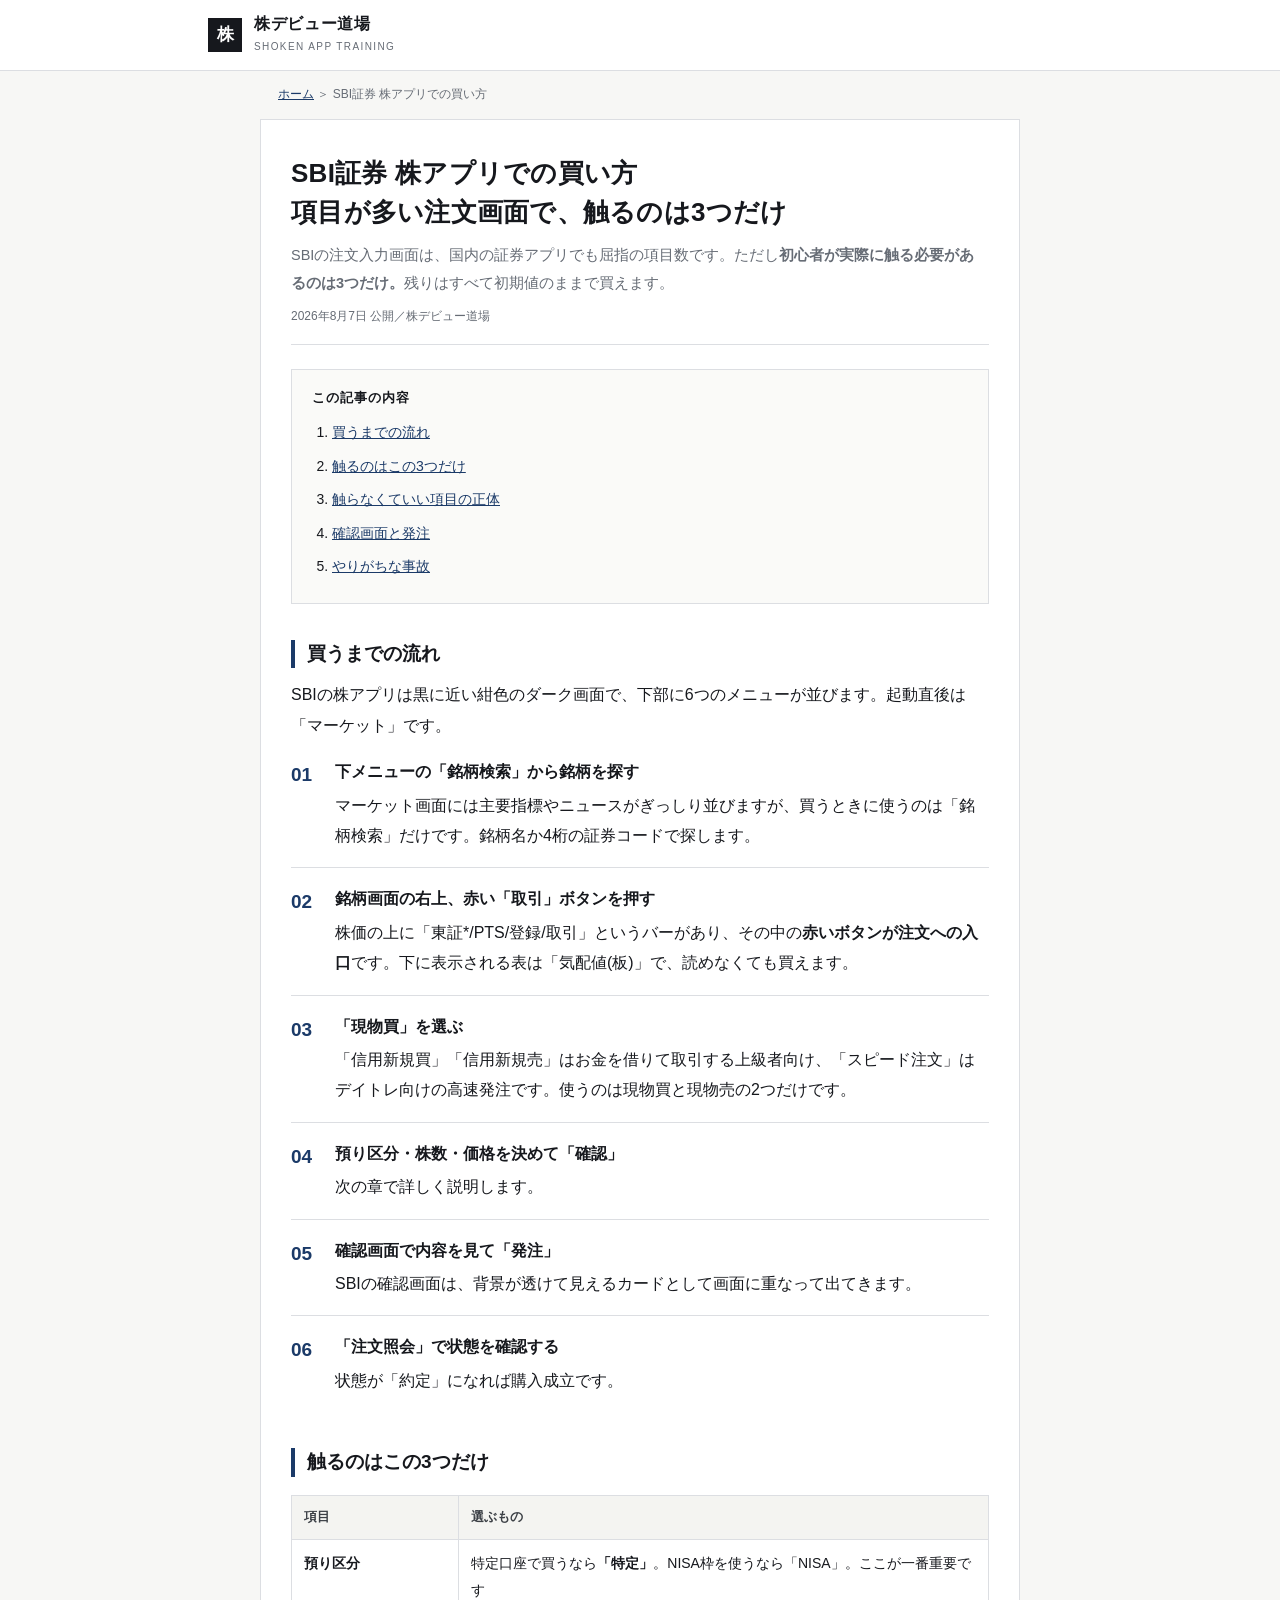
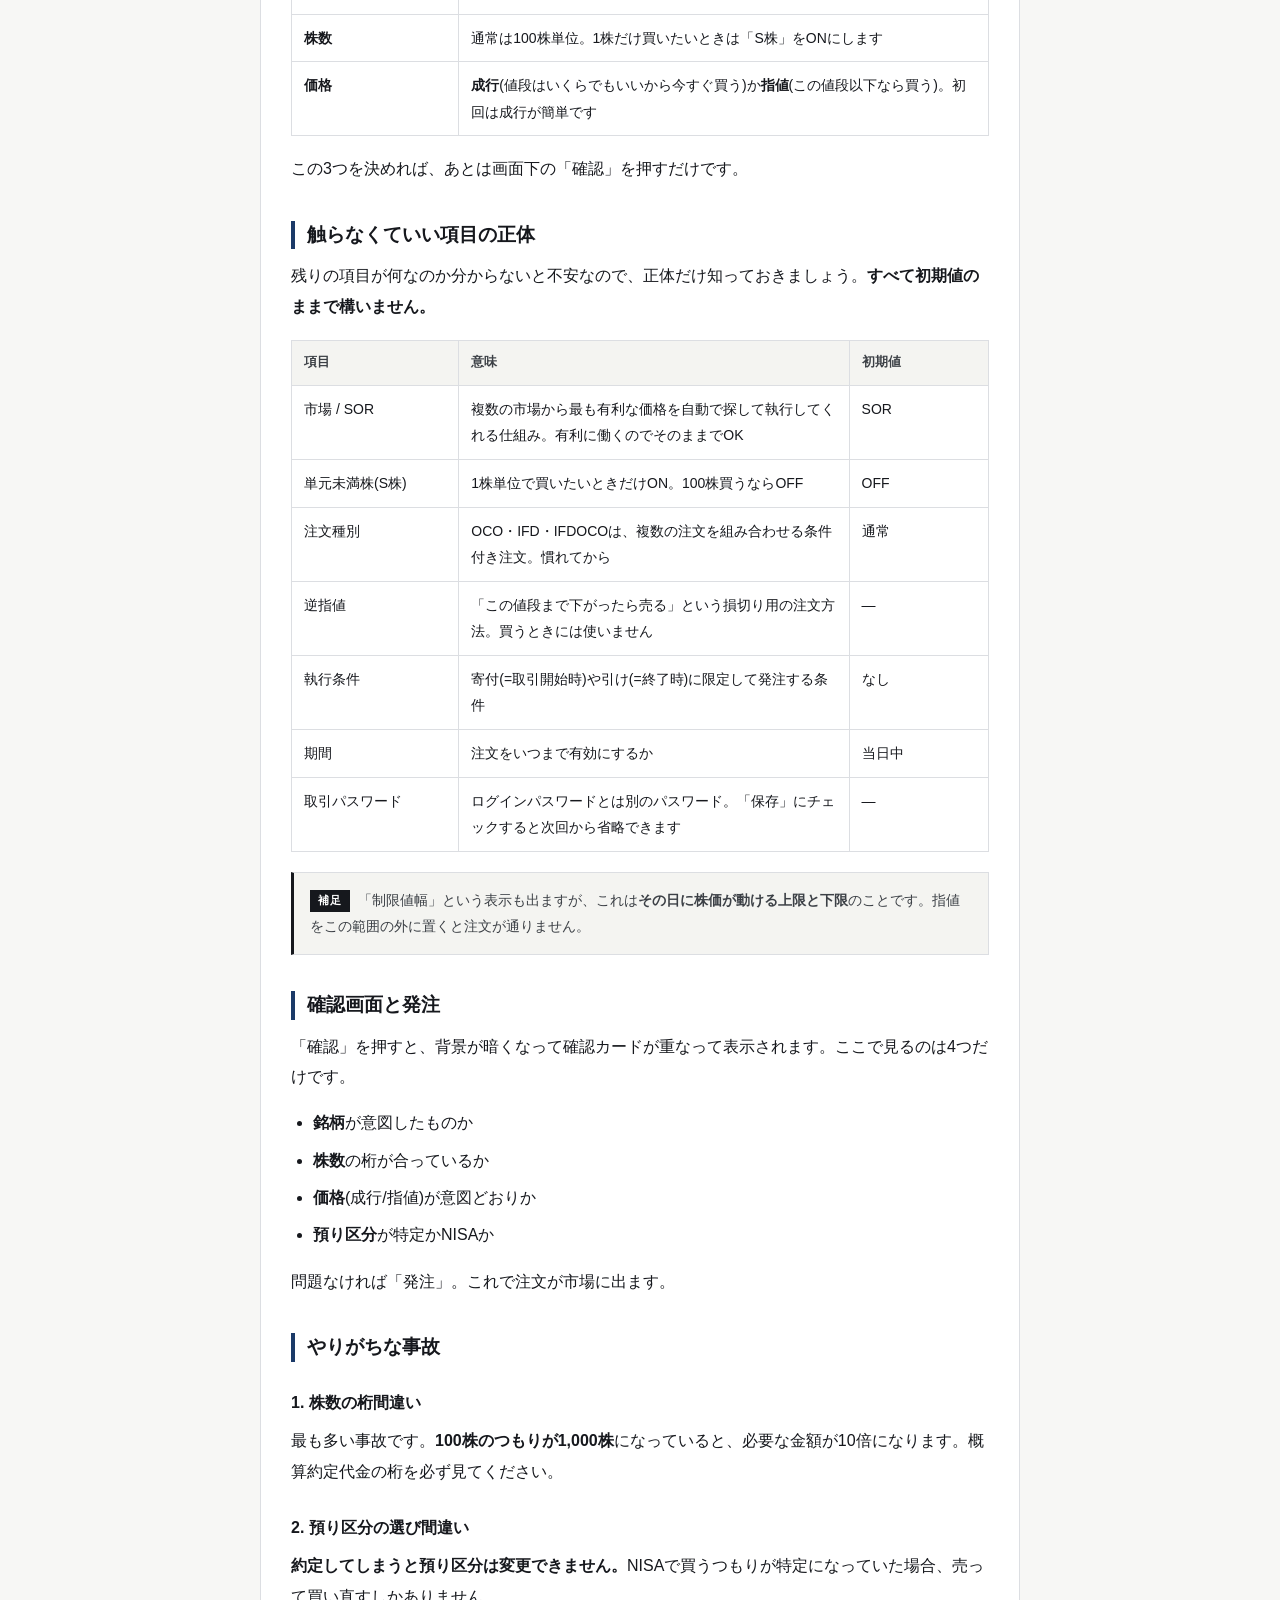
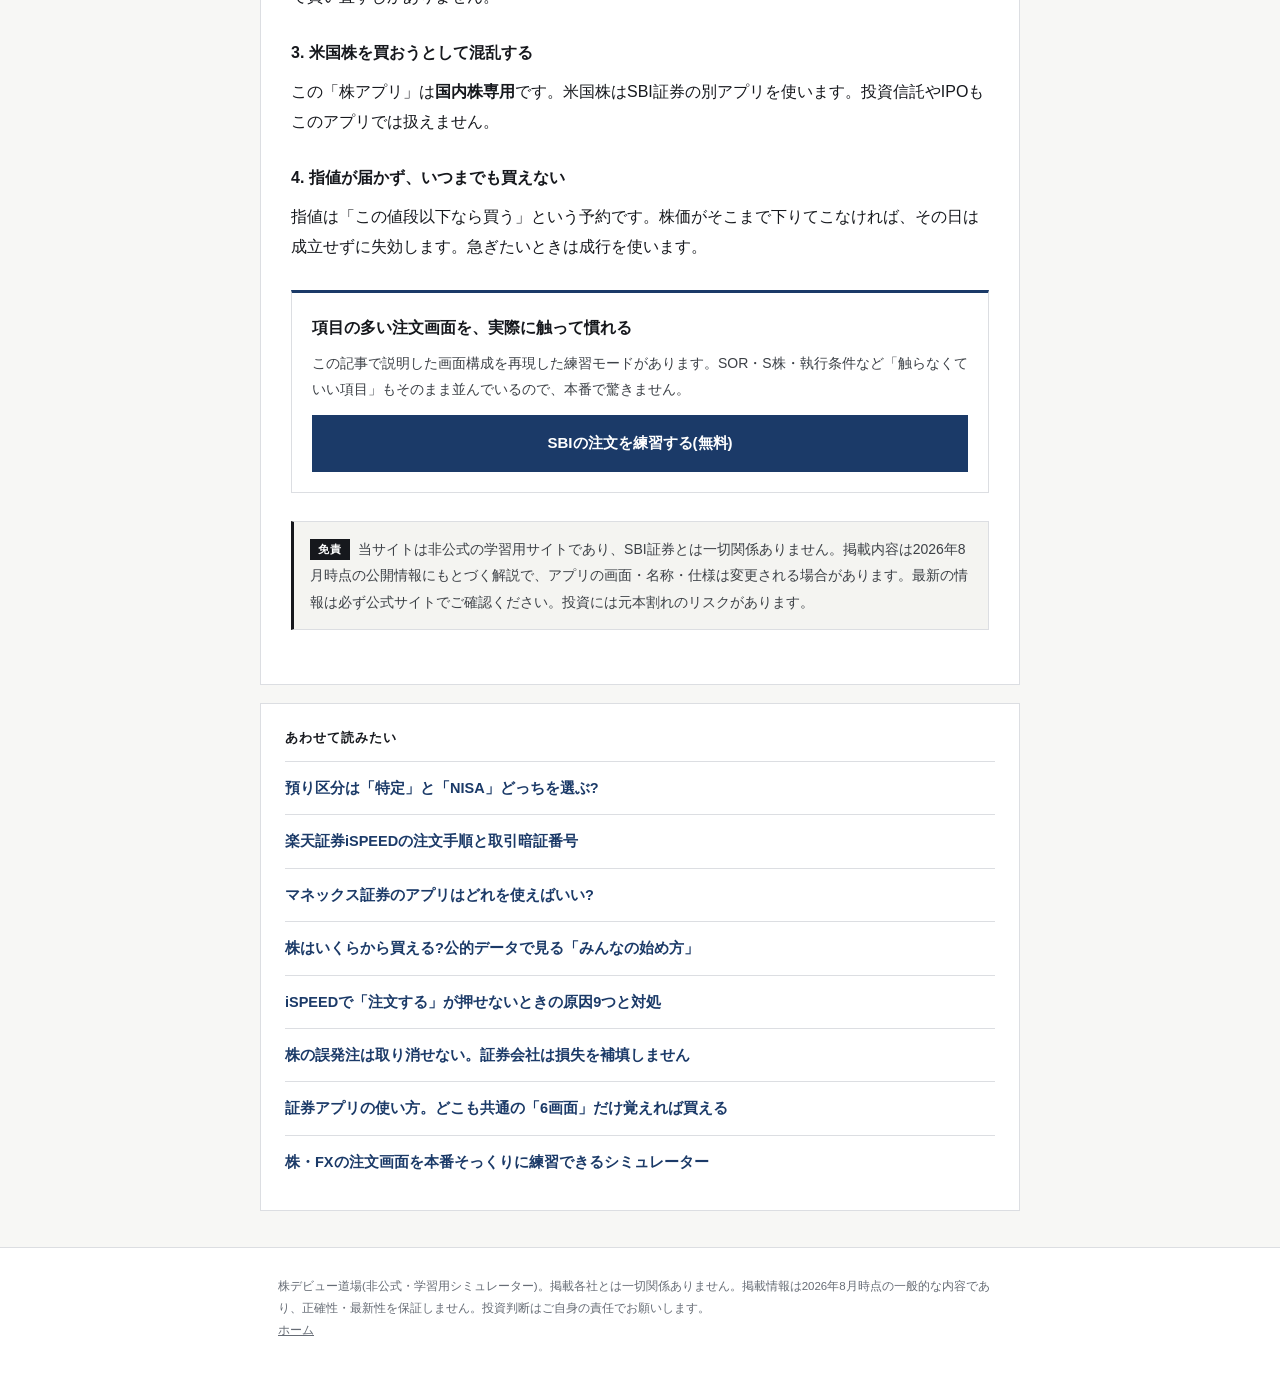
<file: sbi-kabu-app/index.html>
<!DOCTYPE html>
<html lang="ja">
<head>
<meta charset="UTF-8">
<meta name="viewport" content="width=device-width, initial-scale=1.0">
<title>SBI証券 株アプリでの買い方｜項目が多い注文画面で触るのは3つだけ｜株デビュー道場</title>
<meta name="description" content="SBI証券の株アプリで国内株を買う手順を解説。注文入力画面は項目が多く圧倒されますが、実際に触るのは預り区分・株数・価格の3つだけ。SOR・S株・執行条件など「触らなくていい項目」も明示し、確認画面から発注までの流れをまとめました。">
<link rel="canonical" href="https://kabudebut.com/sbi-kabu-app/">
<meta name="theme-color" content="#16181d">
<link rel="icon" type="image/svg+xml" href="/favicon.svg">
<meta property="og:type" content="article">
<meta property="og:site_name" content="株デビュー道場">
<meta property="og:title" content="SBI証券 株アプリでの買い方｜触るのは3項目だけ">
<meta property="og:description" content="項目が多くて手が止まるSBIの注文画面。触るべき3つと、無視していい項目を仕分けします。">
<meta property="og:url" content="https://kabudebut.com/sbi-kabu-app/">
<meta property="og:image" content="https://kabudebut.com/ogp.png">
<meta property="og:locale" content="ja_JP">
<meta name="twitter:card" content="summary_large_image">
<link rel="stylesheet" href="/article.css">
<script type="application/ld+json">
{"@context":"https://schema.org","@type":"Article",
"headline":"SBI証券 株アプリでの買い方｜項目が多い注文画面で触るのは3つだけ",
"description":"SBI証券 株アプリの注文手順と、触らなくていい項目の仕分け。",
"datePublished":"2026-08-07","dateModified":"2026-08-07",
"author":{"@type":"Organization","name":"キツネ商会"},
"publisher":{"@type":"Organization","name":"株デビュー道場"},
"mainEntityOfPage":"https://kabudebut.com/sbi-kabu-app/","inLanguage":"ja"}
</script>
<script type="application/ld+json">
{"@context":"https://schema.org","@type":"BreadcrumbList","itemListElement":[
{"@type":"ListItem","position":1,"name":"ホーム","item":"https://kabudebut.com/"},
{"@type":"ListItem","position":2,"name":"SBI証券 株アプリでの買い方","item":"https://kabudebut.com/sbi-kabu-app/"}]}
</script>
</head>
<body>

<header class="site"><div class="wrap">
  <a href="/" class="logomark">株</a>
  <a href="/" class="logotype"><b>株デビュー道場</b><span>SHOKEN APP TRAINING</span></a>
</div></header>

<nav class="crumbs"><a href="/">ホーム</a> ＞ SBI証券 株アプリでの買い方</nav>

<article>
  <h1>SBI証券 株アプリでの買い方<br>項目が多い注文画面で、触るのは3つだけ</h1>
  <p class="lead">SBIの注文入力画面は、国内の証券アプリでも屈指の項目数です。ただし<strong>初心者が実際に触る必要があるのは3つだけ。</strong>残りはすべて初期値のままで買えます。</p>
  <p class="meta">2026年8月7日 公開／株デビュー道場</p>

  <div class="toc">
    <b>この記事の内容</b>
    <ol>
      <li><a href="#flow">買うまでの流れ</a></li>
      <li><a href="#three">触るのはこの3つだけ</a></li>
      <li><a href="#ignore">触らなくていい項目の正体</a></li>
      <li><a href="#confirm">確認画面と発注</a></li>
      <li><a href="#trap">やりがちな事故</a></li>
    </ol>
  </div>

  <h2 id="flow">買うまでの流れ</h2>
  <p>SBIの株アプリは黒に近い紺色のダーク画面で、下部に6つのメニューが並びます。起動直後は「マーケット」です。</p>
  <ol class="steps">
    <li><b>下メニューの「銘柄検索」から銘柄を探す</b>マーケット画面には主要指標やニュースがぎっしり並びますが、買うときに使うのは「銘柄検索」だけです。銘柄名か4桁の証券コードで探します。</li>
    <li><b>銘柄画面の右上、赤い「取引」ボタンを押す</b>株価の上に「東証*/PTS/登録/取引」というバーがあり、その中の<strong>赤いボタンが注文への入口</strong>です。下に表示される表は「気配値(板)」で、読めなくても買えます。</li>
    <li><b>「現物買」を選ぶ</b>「信用新規買」「信用新規売」はお金を借りて取引する上級者向け、「スピード注文」はデイトレ向けの高速発注です。使うのは現物買と現物売の2つだけです。</li>
    <li><b>預り区分・株数・価格を決めて「確認」</b>次の章で詳しく説明します。</li>
    <li><b>確認画面で内容を見て「発注」</b>SBIの確認画面は、背景が透けて見えるカードとして画面に重なって出てきます。</li>
    <li><b>「注文照会」で状態を確認する</b>状態が「約定」になれば購入成立です。</li>
  </ol>

  <h2 id="three">触るのはこの3つだけ</h2>
  <div class="tblwrap">
    <table>
      <tr><th style="width:24%;">項目</th><th>選ぶもの</th></tr>
      <tr><td><strong>預り区分</strong></td><td>特定口座で買うなら<strong>「特定」</strong>。NISA枠を使うなら「NISA」。ここが一番重要です</td></tr>
      <tr><td><strong>株数</strong></td><td>通常は100株単位。1株だけ買いたいときは「S株」をONにします</td></tr>
      <tr><td><strong>価格</strong></td><td><strong>成行</strong>(値段はいくらでもいいから今すぐ買う)か<strong>指値</strong>(この値段以下なら買う)。初回は成行が簡単です</td></tr>
    </table>
  </div>
  <p>この3つを決めれば、あとは画面下の「確認」を押すだけです。</p>

  <h2 id="ignore">触らなくていい項目の正体</h2>
  <p>残りの項目が何なのか分からないと不安なので、正体だけ知っておきましょう。<strong>すべて初期値のままで構いません。</strong></p>
  <div class="tblwrap">
    <table>
      <tr><th style="width:24%;">項目</th><th>意味</th><th style="width:20%;">初期値</th></tr>
      <tr><td>市場 / SOR</td><td>複数の市場から最も有利な価格を自動で探して執行してくれる仕組み。有利に働くのでそのままでOK</td><td>SOR</td></tr>
      <tr><td>単元未満株(S株)</td><td>1株単位で買いたいときだけON。100株買うならOFF</td><td>OFF</td></tr>
      <tr><td>注文種別</td><td>OCO・IFD・IFDOCOは、複数の注文を組み合わせる条件付き注文。慣れてから</td><td>通常</td></tr>
      <tr><td>逆指値</td><td>「この値段まで下がったら売る」という損切り用の注文方法。買うときには使いません</td><td>—</td></tr>
      <tr><td>執行条件</td><td>寄付(=取引開始時)や引け(=終了時)に限定して発注する条件</td><td>なし</td></tr>
      <tr><td>期間</td><td>注文をいつまで有効にするか</td><td>当日中</td></tr>
      <tr><td>取引パスワード</td><td>ログインパスワードとは別のパスワード。「保存」にチェックすると次回から省略できます</td><td>—</td></tr>
    </table>
  </div>
  <div class="note"><span class="notetag">補足</span>「制限値幅」という表示も出ますが、これは<strong>その日に株価が動ける上限と下限</strong>のことです。指値をこの範囲の外に置くと注文が通りません。</div>

  <h2 id="confirm">確認画面と発注</h2>
  <p>「確認」を押すと、背景が暗くなって確認カードが重なって表示されます。ここで見るのは4つだけです。</p>
  <ul>
    <li><strong>銘柄</strong>が意図したものか</li>
    <li><strong>株数</strong>の桁が合っているか</li>
    <li><strong>価格</strong>(成行/指値)が意図どおりか</li>
    <li><strong>預り区分</strong>が特定かNISAか</li>
  </ul>
  <p>問題なければ「発注」。これで注文が市場に出ます。</p>

  <h2 id="trap">やりがちな事故</h2>
  <h3>1. 株数の桁間違い</h3>
  <p>最も多い事故です。<strong>100株のつもりが1,000株</strong>になっていると、必要な金額が10倍になります。概算約定代金の桁を必ず見てください。</p>
  <h3>2. 預り区分の選び間違い</h3>
  <p><strong>約定してしまうと預り区分は変更できません。</strong>NISAで買うつもりが特定になっていた場合、売って買い直すしかありません。</p>
  <h3>3. 米国株を買おうとして混乱する</h3>
  <p>この「株アプリ」は<strong>国内株専用</strong>です。米国株はSBI証券の別アプリを使います。投資信託やIPOもこのアプリでは扱えません。</p>
  <h3>4. 指値が届かず、いつまでも買えない</h3>
  <p>指値は「この値段以下なら買う」という予約です。株価がそこまで下りてこなければ、その日は成立せずに失効します。急ぎたいときは成行を使います。</p>

  <div class="cta">
    <b>項目の多い注文画面を、実際に触って慣れる</b>
    <p>この記事で説明した画面構成を再現した練習モードがあります。SOR・S株・執行条件など「触らなくていい項目」もそのまま並んでいるので、本番で驚きません。</p>
    <a class="btn" href="/#order">SBIの注文を練習する(無料)</a>
  </div>

  <div class="note"><span class="notetag">免責</span>当サイトは非公式の学習用サイトであり、SBI証券とは一切関係ありません。掲載内容は2026年8月時点の公開情報にもとづく解説で、アプリの画面・名称・仕様は変更される場合があります。最新の情報は必ず公式サイトでご確認ください。投資には元本割れのリスクがあります。</div>
</article>

<div class="related">
  <b>あわせて読みたい</b>
  <ul>
    <li><a href="/azukari-kubun/">預り区分は「特定」と「NISA」どっちを選ぶ?</a></li>
    <li><a href="/ispeed-order/">楽天証券iSPEEDの注文手順と取引暗証番号</a></li>
    <li><a href="/monex-app/">マネックス証券のアプリはどれを使えばいい?</a></li>
    <li><a href="/ikura-kara/">株はいくらから買える?公的データで見る「みんなの始め方」</a></li>
    <li><a href="/ispeed-osenai/">iSPEEDで「注文する」が押せないときの原因9つと対処</a></li>
    <li><a href="/gohachu/">株の誤発注は取り消せない。証券会社は損失を補填しません</a></li>
    <li><a href="/shoken-app-tsukaikata/">証券アプリの使い方。どこも共通の「6画面」だけ覚えれば買える</a></li>
    <li><a href="/">株・FXの注文画面を本番そっくりに練習できるシミュレーター</a></li>
  </ul>
</div>

<footer><div class="wrap">
  株デビュー道場(非公式・学習用シミュレーター)。掲載各社とは一切関係ありません。掲載情報は2026年8月時点の一般的な内容であり、正確性・最新性を保証しません。投資判断はご自身の責任でお願いします。<br>
  <a href="/">ホーム</a>
</div></footer>

</body>
</html>
</file>
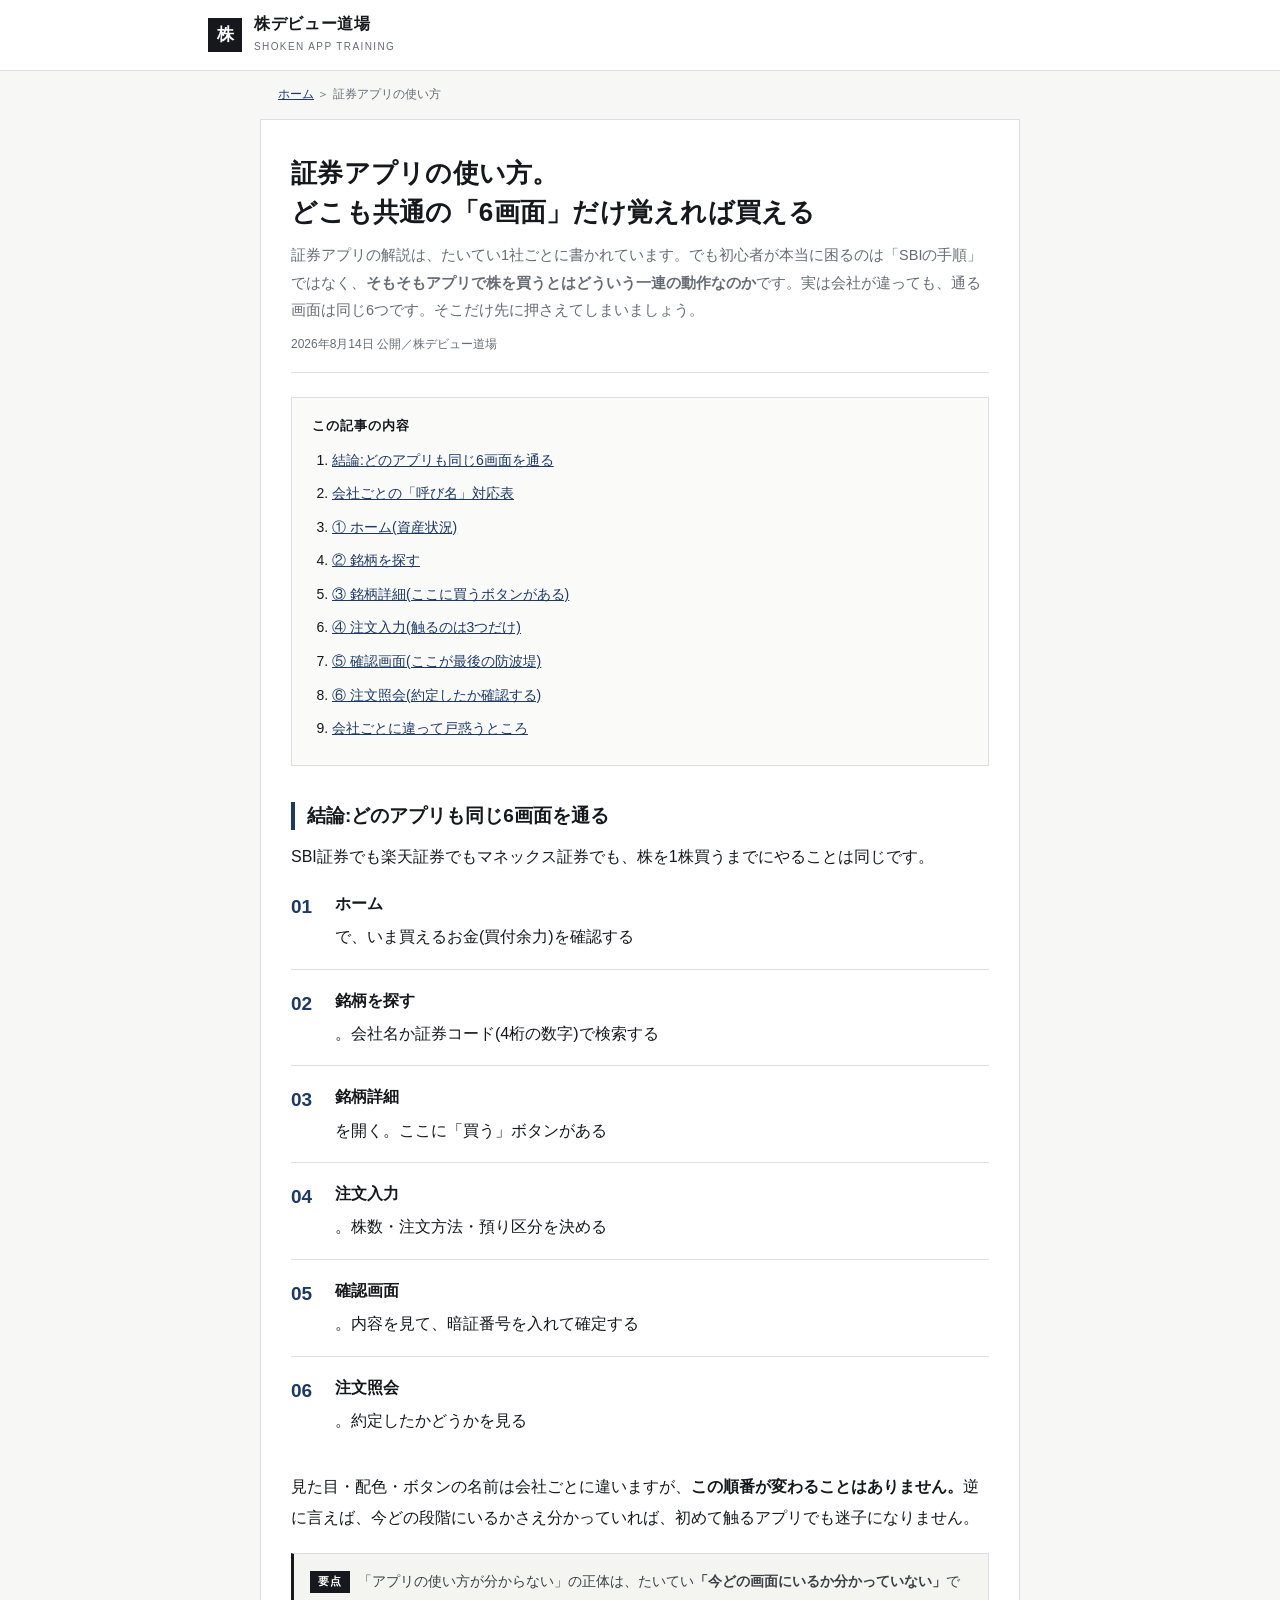
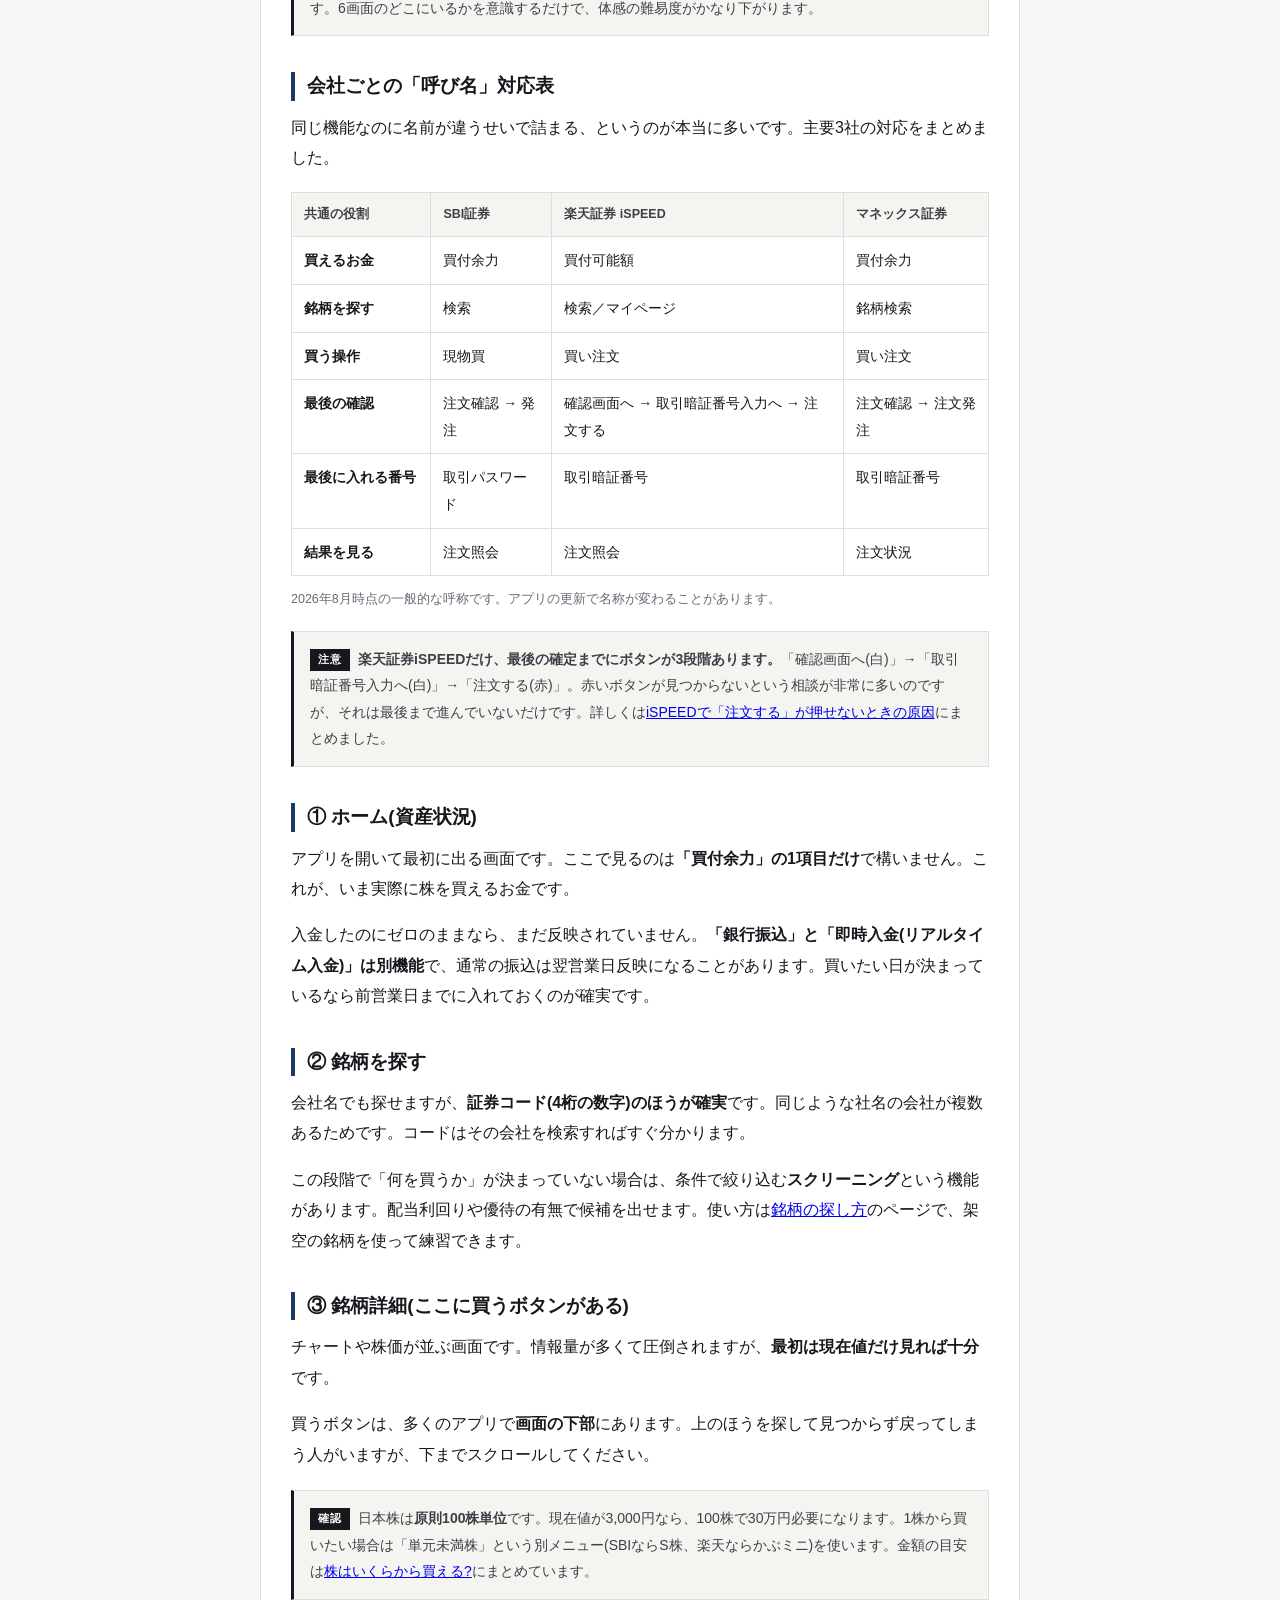
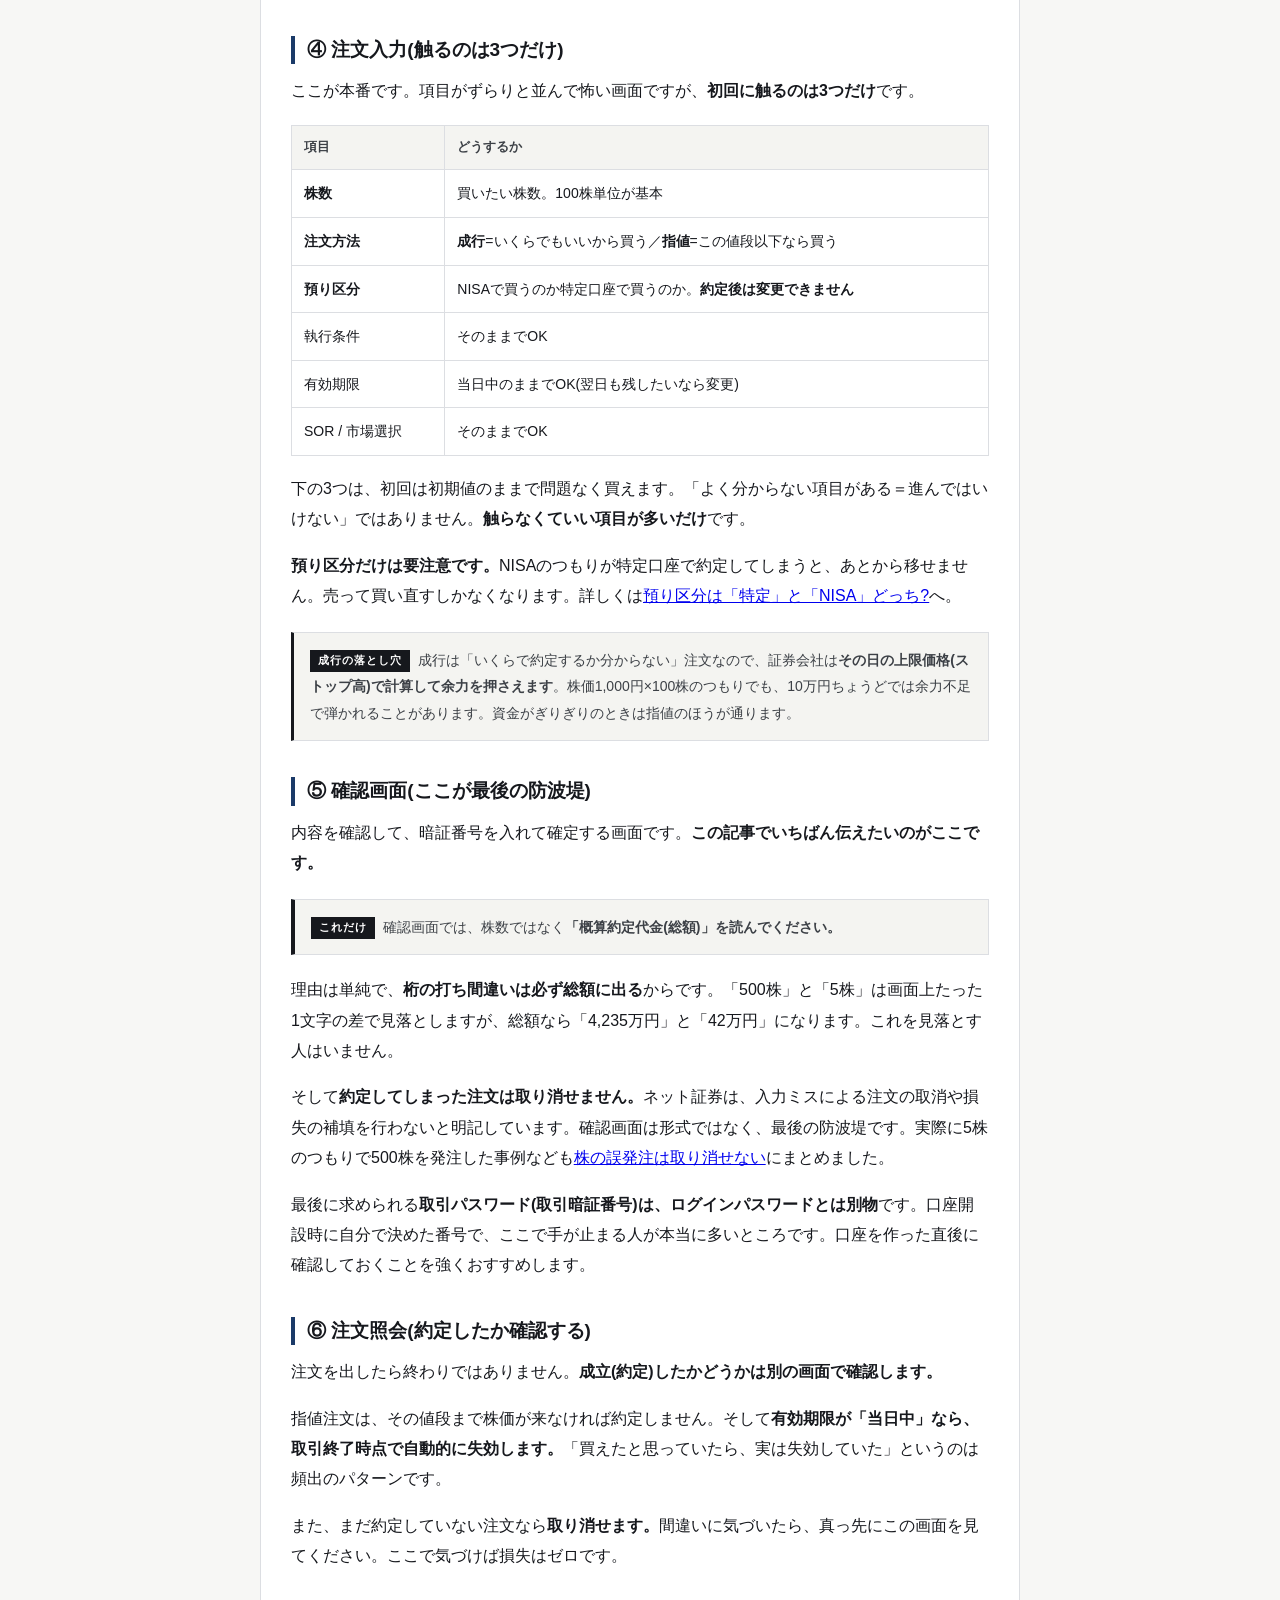
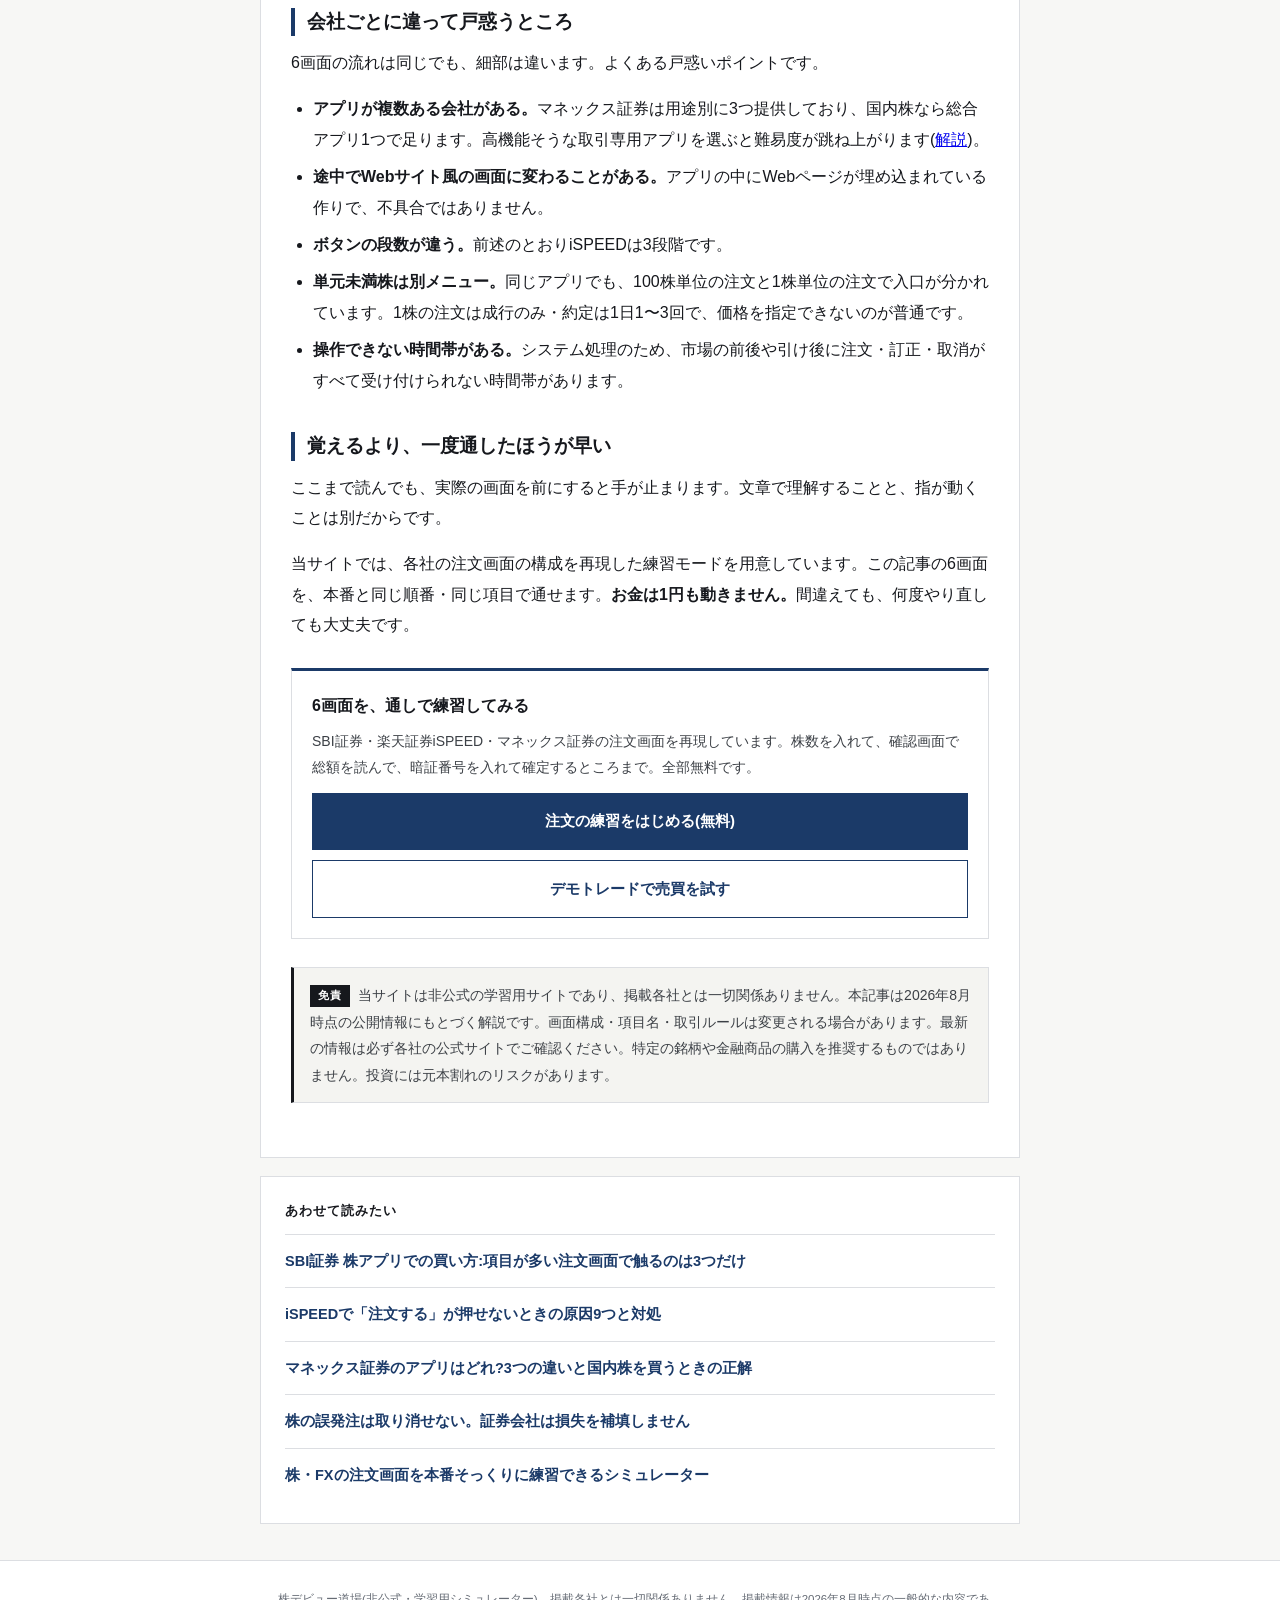
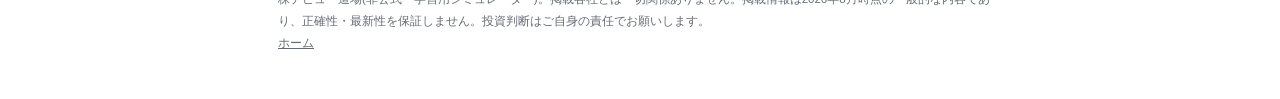
<file: shoken-app-tsukaikata/index.html>
<!DOCTYPE html>
<html lang="ja">
<head>
<meta charset="UTF-8">
<meta name="viewport" content="width=device-width, initial-scale=1.0">
<title>証券アプリの使い方。どこも共通の「6画面」だけ覚えれば買える｜株デビュー道場</title>
<meta name="description" content="証券アプリは会社ごとに見た目が違いますが、構造はどこも同じ6画面です。ホーム・銘柄検索・銘柄詳細・注文入力・確認・約定照会。この順番と各画面で触る項目さえ分かれば、SBIでも楽天でもマネックスでも迷いません。画面の対応表つきで解説します。">
<link rel="canonical" href="https://kabudebut.com/shoken-app-tsukaikata/">
<meta name="theme-color" content="#16181d">
<link rel="icon" type="image/svg+xml" href="/favicon.svg">
<meta property="og:type" content="article">
<meta property="og:site_name" content="株デビュー道場">
<meta property="og:title" content="証券アプリの使い方。どこも共通の「6画面」だけ覚えれば買える">
<meta property="og:description" content="アプリごとに見た目は違っても、通る画面は同じ6つ。SBI・楽天・マネックスの呼び名の対応表つき。">
<meta property="og:url" content="https://kabudebut.com/shoken-app-tsukaikata/">
<meta property="og:image" content="https://kabudebut.com/ogp.png">
<meta property="og:locale" content="ja_JP">
<meta name="twitter:card" content="summary_large_image">
<link rel="stylesheet" href="/article.css">
<script type="application/ld+json">
{"@context":"https://schema.org","@type":"Article",
"headline":"証券アプリの使い方。どこも共通の「6画面」だけ覚えれば買える",
"description":"証券アプリに共通する6つの画面構造と、各画面で触る項目を会社横断で解説。",
"datePublished":"2026-08-14","dateModified":"2026-08-14",
"author":{"@type":"Organization","name":"キツネ商会"},
"publisher":{"@type":"Organization","name":"株デビュー道場"},
"mainEntityOfPage":"https://kabudebut.com/shoken-app-tsukaikata/","inLanguage":"ja"}
</script>
<script type="application/ld+json">
{"@context":"https://schema.org","@type":"BreadcrumbList","itemListElement":[
{"@type":"ListItem","position":1,"name":"ホーム","item":"https://kabudebut.com/"},
{"@type":"ListItem","position":2,"name":"証券アプリの使い方","item":"https://kabudebut.com/shoken-app-tsukaikata/"}]}
</script>
</head>
<body>

<header class="site"><div class="wrap">
  <a href="/" class="logomark">株</a>
  <a href="/" class="logotype"><b>株デビュー道場</b><span>SHOKEN APP TRAINING</span></a>
</div></header>

<nav class="crumbs"><a href="/">ホーム</a> ＞ 証券アプリの使い方</nav>

<article>
  <h1>証券アプリの使い方。<br>どこも共通の「6画面」だけ覚えれば買える</h1>
  <p class="lead">証券アプリの解説は、たいてい1社ごとに書かれています。でも初心者が本当に困るのは「SBIの手順」ではなく、<strong>そもそもアプリで株を買うとはどういう一連の動作なのか</strong>です。実は会社が違っても、通る画面は同じ6つです。そこだけ先に押さえてしまいましょう。</p>
  <p class="meta">2026年8月14日 公開／株デビュー道場</p>

  <div class="toc">
    <b>この記事の内容</b>
    <ol>
      <li><a href="#six">結論:どのアプリも同じ6画面を通る</a></li>
      <li><a href="#map">会社ごとの「呼び名」対応表</a></li>
      <li><a href="#s1">① ホーム(資産状況)</a></li>
      <li><a href="#s2">② 銘柄を探す</a></li>
      <li><a href="#s3">③ 銘柄詳細(ここに買うボタンがある)</a></li>
      <li><a href="#s4">④ 注文入力(触るのは3つだけ)</a></li>
      <li><a href="#s5">⑤ 確認画面(ここが最後の防波堤)</a></li>
      <li><a href="#s6">⑥ 注文照会(約定したか確認する)</a></li>
      <li><a href="#trap">会社ごとに違って戸惑うところ</a></li>
    </ol>
  </div>

  <h2 id="six">結論:どのアプリも同じ6画面を通る</h2>
  <p>SBI証券でも楽天証券でもマネックス証券でも、株を1株買うまでにやることは同じです。</p>
  <ul class="steps">
    <li><b>ホーム</b>で、いま買えるお金(買付余力)を確認する</li>
    <li><b>銘柄を探す</b>。会社名か証券コード(4桁の数字)で検索する</li>
    <li><b>銘柄詳細</b>を開く。ここに「買う」ボタンがある</li>
    <li><b>注文入力</b>。株数・注文方法・預り区分を決める</li>
    <li><b>確認画面</b>。内容を見て、暗証番号を入れて確定する</li>
    <li><b>注文照会</b>。約定したかどうかを見る</li>
  </ul>
  <p>見た目・配色・ボタンの名前は会社ごとに違いますが、<strong>この順番が変わることはありません。</strong>逆に言えば、今どの段階にいるかさえ分かっていれば、初めて触るアプリでも迷子になりません。</p>
  <div class="note"><span class="notetag">要点</span>「アプリの使い方が分からない」の正体は、たいてい<strong>「今どの画面にいるか分かっていない」</strong>です。6画面のどこにいるかを意識するだけで、体感の難易度がかなり下がります。</div>

  <h2 id="map">会社ごとの「呼び名」対応表</h2>
  <p>同じ機能なのに名前が違うせいで詰まる、というのが本当に多いです。主要3社の対応をまとめました。</p>
  <div class="tblwrap">
    <table>
      <tr><th style="width:20%;">共通の役割</th><th>SBI証券</th><th>楽天証券 iSPEED</th><th>マネックス証券</th></tr>
      <tr><td><strong>買えるお金</strong></td><td>買付余力</td><td>買付可能額</td><td>買付余力</td></tr>
      <tr><td><strong>銘柄を探す</strong></td><td>検索</td><td>検索／マイページ</td><td>銘柄検索</td></tr>
      <tr><td><strong>買う操作</strong></td><td>現物買</td><td>買い注文</td><td>買い注文</td></tr>
      <tr><td><strong>最後の確認</strong></td><td>注文確認 → 発注</td><td>確認画面へ → 取引暗証番号入力へ → 注文する</td><td>注文確認 → 注文発注</td></tr>
      <tr><td><strong>最後に入れる番号</strong></td><td>取引パスワード</td><td>取引暗証番号</td><td>取引暗証番号</td></tr>
      <tr><td><strong>結果を見る</strong></td><td>注文照会</td><td>注文照会</td><td>注文状況</td></tr>
    </table>
  </div>
  <p class="src">2026年8月時点の一般的な呼称です。アプリの更新で名称が変わることがあります。</p>
  <div class="note"><span class="notetag">注意</span><strong>楽天証券iSPEEDだけ、最後の確定までにボタンが3段階あります。</strong>「確認画面へ(白)」→「取引暗証番号入力へ(白)」→「注文する(赤)」。赤いボタンが見つからないという相談が非常に多いのですが、それは最後まで進んでいないだけです。詳しくは<a href="/ispeed-osenai/">iSPEEDで「注文する」が押せないときの原因</a>にまとめました。</div>

  <h2 id="s1">① ホーム(資産状況)</h2>
  <p>アプリを開いて最初に出る画面です。ここで見るのは<strong>「買付余力」の1項目だけ</strong>で構いません。これが、いま実際に株を買えるお金です。</p>
  <p>入金したのにゼロのままなら、まだ反映されていません。<strong>「銀行振込」と「即時入金(リアルタイム入金)」は別機能</strong>で、通常の振込は翌営業日反映になることがあります。買いたい日が決まっているなら前営業日までに入れておくのが確実です。</p>

  <h2 id="s2">② 銘柄を探す</h2>
  <p>会社名でも探せますが、<strong>証券コード(4桁の数字)のほうが確実</strong>です。同じような社名の会社が複数あるためです。コードはその会社を検索すればすぐ分かります。</p>
  <p>この段階で「何を買うか」が決まっていない場合は、条件で絞り込む<strong>スクリーニング</strong>という機能があります。配当利回りや優待の有無で候補を出せます。使い方は<a href="/#screen">銘柄の探し方</a>のページで、架空の銘柄を使って練習できます。</p>

  <h2 id="s3">③ 銘柄詳細(ここに買うボタンがある)</h2>
  <p>チャートや株価が並ぶ画面です。情報量が多くて圧倒されますが、<strong>最初は現在値だけ見れば十分</strong>です。</p>
  <p>買うボタンは、多くのアプリで<strong>画面の下部</strong>にあります。上のほうを探して見つからず戻ってしまう人がいますが、下までスクロールしてください。</p>
  <div class="note"><span class="notetag">確認</span>日本株は<strong>原則100株単位</strong>です。現在値が3,000円なら、100株で30万円必要になります。1株から買いたい場合は「単元未満株」という別メニュー(SBIならS株、楽天ならかぶミニ)を使います。金額の目安は<a href="/ikura-kara/">株はいくらから買える?</a>にまとめています。</div>

  <h2 id="s4">④ 注文入力(触るのは3つだけ)</h2>
  <p>ここが本番です。項目がずらりと並んで怖い画面ですが、<strong>初回に触るのは3つだけ</strong>です。</p>
  <div class="tblwrap">
    <table>
      <tr><th style="width:22%;">項目</th><th>どうするか</th></tr>
      <tr><td><strong>株数</strong></td><td>買いたい株数。100株単位が基本</td></tr>
      <tr><td><strong>注文方法</strong></td><td><strong>成行</strong>=いくらでもいいから買う／<strong>指値</strong>=この値段以下なら買う</td></tr>
      <tr><td><strong>預り区分</strong></td><td>NISAで買うのか特定口座で買うのか。<strong>約定後は変更できません</strong></td></tr>
      <tr><td>執行条件</td><td>そのままでOK</td></tr>
      <tr><td>有効期限</td><td>当日中のままでOK(翌日も残したいなら変更)</td></tr>
      <tr><td>SOR / 市場選択</td><td>そのままでOK</td></tr>
    </table>
  </div>
  <p>下の3つは、初回は初期値のままで問題なく買えます。「よく分からない項目がある＝進んではいけない」ではありません。<strong>触らなくていい項目が多いだけ</strong>です。</p>
  <p><strong>預り区分だけは要注意です。</strong>NISAのつもりが特定口座で約定してしまうと、あとから移せません。売って買い直すしかなくなります。詳しくは<a href="/azukari-kubun/">預り区分は「特定」と「NISA」どっち?</a>へ。</p>
  <div class="note"><span class="notetag">成行の落とし穴</span>成行は「いくらで約定するか分からない」注文なので、証券会社は<strong>その日の上限価格(ストップ高)で計算して余力を押さえます</strong>。株価1,000円×100株のつもりでも、10万円ちょうどでは余力不足で弾かれることがあります。資金がぎりぎりのときは指値のほうが通ります。</div>

  <h2 id="s5">⑤ 確認画面(ここが最後の防波堤)</h2>
  <p>内容を確認して、暗証番号を入れて確定する画面です。<strong>この記事でいちばん伝えたいのがここです。</strong></p>
  <div class="note" style="border-left-width:4px;"><span class="notetag">これだけ</span>確認画面では、株数ではなく<strong>「概算約定代金(総額)」を読んでください。</strong></div>
  <p>理由は単純で、<strong>桁の打ち間違いは必ず総額に出る</strong>からです。「500株」と「5株」は画面上たった1文字の差で見落としますが、総額なら「4,235万円」と「42万円」になります。これを見落とす人はいません。</p>
  <p>そして<strong>約定してしまった注文は取り消せません。</strong>ネット証券は、入力ミスによる注文の取消や損失の補填を行わないと明記しています。確認画面は形式ではなく、最後の防波堤です。実際に5株のつもりで500株を発注した事例なども<a href="/gohachu/">株の誤発注は取り消せない</a>にまとめました。</p>
  <p>最後に求められる<strong>取引パスワード(取引暗証番号)は、ログインパスワードとは別物</strong>です。口座開設時に自分で決めた番号で、ここで手が止まる人が本当に多いところです。口座を作った直後に確認しておくことを強くおすすめします。</p>

  <h2 id="s6">⑥ 注文照会(約定したか確認する)</h2>
  <p>注文を出したら終わりではありません。<strong>成立(約定)したかどうかは別の画面で確認します。</strong></p>
  <p>指値注文は、その値段まで株価が来なければ約定しません。そして<strong>有効期限が「当日中」なら、取引終了時点で自動的に失効します。</strong>「買えたと思っていたら、実は失効していた」というのは頻出のパターンです。</p>
  <p>また、まだ約定していない注文なら<strong>取り消せます。</strong>間違いに気づいたら、真っ先にこの画面を見てください。ここで気づけば損失はゼロです。</p>

  <h2 id="trap">会社ごとに違って戸惑うところ</h2>
  <p>6画面の流れは同じでも、細部は違います。よくある戸惑いポイントです。</p>
  <ul>
    <li><strong>アプリが複数ある会社がある。</strong>マネックス証券は用途別に3つ提供しており、国内株なら総合アプリ1つで足ります。高機能そうな取引専用アプリを選ぶと難易度が跳ね上がります(<a href="/monex-app/">解説</a>)。</li>
    <li><strong>途中でWebサイト風の画面に変わることがある。</strong>アプリの中にWebページが埋め込まれている作りで、不具合ではありません。</li>
    <li><strong>ボタンの段数が違う。</strong>前述のとおりiSPEEDは3段階です。</li>
    <li><strong>単元未満株は別メニュー。</strong>同じアプリでも、100株単位の注文と1株単位の注文で入口が分かれています。1株の注文は成行のみ・約定は1日1〜3回で、価格を指定できないのが普通です。</li>
    <li><strong>操作できない時間帯がある。</strong>システム処理のため、市場の前後や引け後に注文・訂正・取消がすべて受け付けられない時間帯があります。</li>
  </ul>

  <h2>覚えるより、一度通したほうが早い</h2>
  <p>ここまで読んでも、実際の画面を前にすると手が止まります。文章で理解することと、指が動くことは別だからです。</p>
  <p>当サイトでは、各社の注文画面の構成を再現した練習モードを用意しています。この記事の6画面を、本番と同じ順番・同じ項目で通せます。<strong>お金は1円も動きません。</strong>間違えても、何度やり直しても大丈夫です。</p>

  <div class="cta">
    <b>6画面を、通しで練習してみる</b>
    <p>SBI証券・楽天証券iSPEED・マネックス証券の注文画面を再現しています。株数を入れて、確認画面で総額を読んで、暗証番号を入れて確定するところまで。全部無料です。</p>
    <a class="btn" href="/#order">注文の練習をはじめる(無料)</a>
    <a class="btn sub" href="/#demo">デモトレードで売買を試す</a>
  </div>

  <div class="note"><span class="notetag">免責</span>当サイトは非公式の学習用サイトであり、掲載各社とは一切関係ありません。本記事は2026年8月時点の公開情報にもとづく解説です。画面構成・項目名・取引ルールは変更される場合があります。最新の情報は必ず各社の公式サイトでご確認ください。特定の銘柄や金融商品の購入を推奨するものではありません。投資には元本割れのリスクがあります。</div>
</article>

<div class="related">
  <b>あわせて読みたい</b>
  <ul>
    <li><a href="/sbi-kabu-app/">SBI証券 株アプリでの買い方:項目が多い注文画面で触るのは3つだけ</a></li>
    <li><a href="/ispeed-osenai/">iSPEEDで「注文する」が押せないときの原因9つと対処</a></li>
    <li><a href="/monex-app/">マネックス証券のアプリはどれ?3つの違いと国内株を買うときの正解</a></li>
    <li><a href="/gohachu/">株の誤発注は取り消せない。証券会社は損失を補填しません</a></li>
    <li><a href="/">株・FXの注文画面を本番そっくりに練習できるシミュレーター</a></li>
  </ul>
</div>

<footer><div class="wrap">
  株デビュー道場(非公式・学習用シミュレーター)。掲載各社とは一切関係ありません。掲載情報は2026年8月時点の一般的な内容であり、正確性・最新性を保証しません。投資判断はご自身の責任でお願いします。<br>
  <a href="/">ホーム</a>
</div></footer>

</body>
</html>
</file>
<file: article.css>
:root{
  --ink:#16181d; --sub:#666c75; --bg:#f7f7f5; --card:#fff;
  --line:#dcdee2; --navy:#1b3a68; --red:#c0392b;
}
*{box-sizing:border-box; margin:0; padding:0;}
body{font-family:"Hiragino Kaku Gothic ProN","Noto Sans JP","Yu Gothic UI",Meiryo,sans-serif;
  background:var(--bg); color:var(--ink); line-height:1.9; font-size:16px;}
.wrap{max-width:760px; margin:0 auto; padding:0 18px;}

header.site{background:#fff; border-bottom:1px solid var(--line);}
header.site .wrap{display:flex; align-items:center; gap:12px; padding:14px 18px; max-width:900px;}
.logomark{width:34px; height:34px; background:var(--ink); color:#fff; display:flex; align-items:center;
  justify-content:center; font-weight:800; font-size:17px; flex-shrink:0; text-decoration:none;}
.logotype{line-height:1.3;}
.logotype b{font-size:16px; letter-spacing:.04em; display:block; color:var(--ink);}
.logotype span{font-size:10px; color:var(--sub); letter-spacing:.14em;}
header.site a{text-decoration:none;}

.crumbs{max-width:760px; margin:0 auto; padding:12px 18px 0; font-size:12px; color:var(--sub);}
.crumbs a{color:var(--navy);}

article{background:#fff; border:1px solid var(--line); padding:34px 30px; margin:14px auto 0; max-width:760px;}
article h1{font-size:26px; line-height:1.5; letter-spacing:.01em; margin-bottom:10px;}
article .lead{color:var(--sub); font-size:14.5px; margin-bottom:8px;}
article .meta{font-size:12px; color:var(--sub); border-bottom:1px solid var(--line); padding-bottom:16px; margin-bottom:24px;}
article h2{font-size:19px; margin:36px 0 12px; padding-left:12px; border-left:4px solid var(--navy); line-height:1.5;}
article h3{font-size:16px; margin:26px 0 8px;}
article p{margin-bottom:16px;}
article ul, article ol{margin:0 0 16px 22px;}
article li{margin-bottom:7px;}
article strong{font-weight:800;}

.toc{background:#fafaf8; border:1px solid var(--line); padding:16px 20px; margin-bottom:28px;}
.toc b{display:block; font-size:13px; letter-spacing:.08em; margin-bottom:8px;}
.toc ol{margin:0 0 0 20px; font-size:14px;}
.toc a{color:var(--navy);}

.note{background:#f4f4f1; border:1px solid var(--line); border-left:3px solid var(--ink);
  padding:14px 16px; font-size:14px; margin:20px 0; color:#3c4046;}
.notetag{display:inline-block; font-size:10.5px; font-weight:800; letter-spacing:.1em; color:#fff;
  background:var(--ink); padding:1px 8px; margin-right:8px; vertical-align:1px;}

.tblwrap{overflow-x:auto; margin:18px 0;}
table{border-collapse:collapse; width:100%; font-size:14px; background:#fff;}
th, td{border:1px solid var(--line); padding:10px 12px; text-align:left; vertical-align:top;}
th{background:#f4f4f1; font-size:12.5px; font-weight:700; color:#3c4046;}

.steps{list-style:none; counter-reset:st; margin:0 0 20px;}
.steps li{counter-increment:st; position:relative; padding:0 0 16px 44px; border-bottom:1px solid var(--line); margin-bottom:16px;}
.steps li:last-child{border-bottom:none;}
.steps li::before{content:counter(st,decimal-leading-zero); position:absolute; left:0; top:0;
  font-size:19px; font-weight:800; color:var(--navy); font-family:Arial,sans-serif;}
.steps b{display:block; margin-bottom:3px;}

.cta{border:1px solid var(--line); border-top:3px solid var(--navy); padding:20px; background:#fff; margin:28px 0;}
.cta b{display:block; font-size:16px; margin-bottom:6px;}
.cta p{font-size:14px; color:#3c4046; margin-bottom:12px;}
.cta a.btn{display:block; text-align:center; background:var(--navy); color:#fff; padding:14px;
  font-size:15px; font-weight:800; text-decoration:none;}
.cta a.btn.sub{background:#fff; color:var(--navy); border:1px solid var(--navy); margin-top:10px;}

/* 出典行。本文より一段引いて、根拠の所在だけを示す */
.src{font-size:12.5px; color:var(--sub); line-height:1.8; margin:-6px 0 18px;}

.related{background:#fff; border:1px solid var(--line); padding:22px 24px; margin:18px auto 0; max-width:760px;}
.related b{display:block; font-size:13px; letter-spacing:.08em; margin-bottom:10px;}
.related ul{list-style:none; margin:0;}
.related li{border-top:1px solid var(--line); padding:11px 0;}
.related a{color:var(--navy); font-weight:700; text-decoration:none; font-size:14.5px;}
.related a:hover{text-decoration:underline;}

footer{padding:28px 18px 44px; color:var(--sub); font-size:11.5px; line-height:1.9;
  border-top:1px solid var(--line); margin-top:36px; background:#fff;}
footer .wrap{max-width:760px;}
footer a{color:var(--sub);}

@media (max-width:600px){
  article{padding:24px 18px; border-left:none; border-right:none;}
  article h1{font-size:21px;}
  body{font-size:15.5px;}
}
</file>
